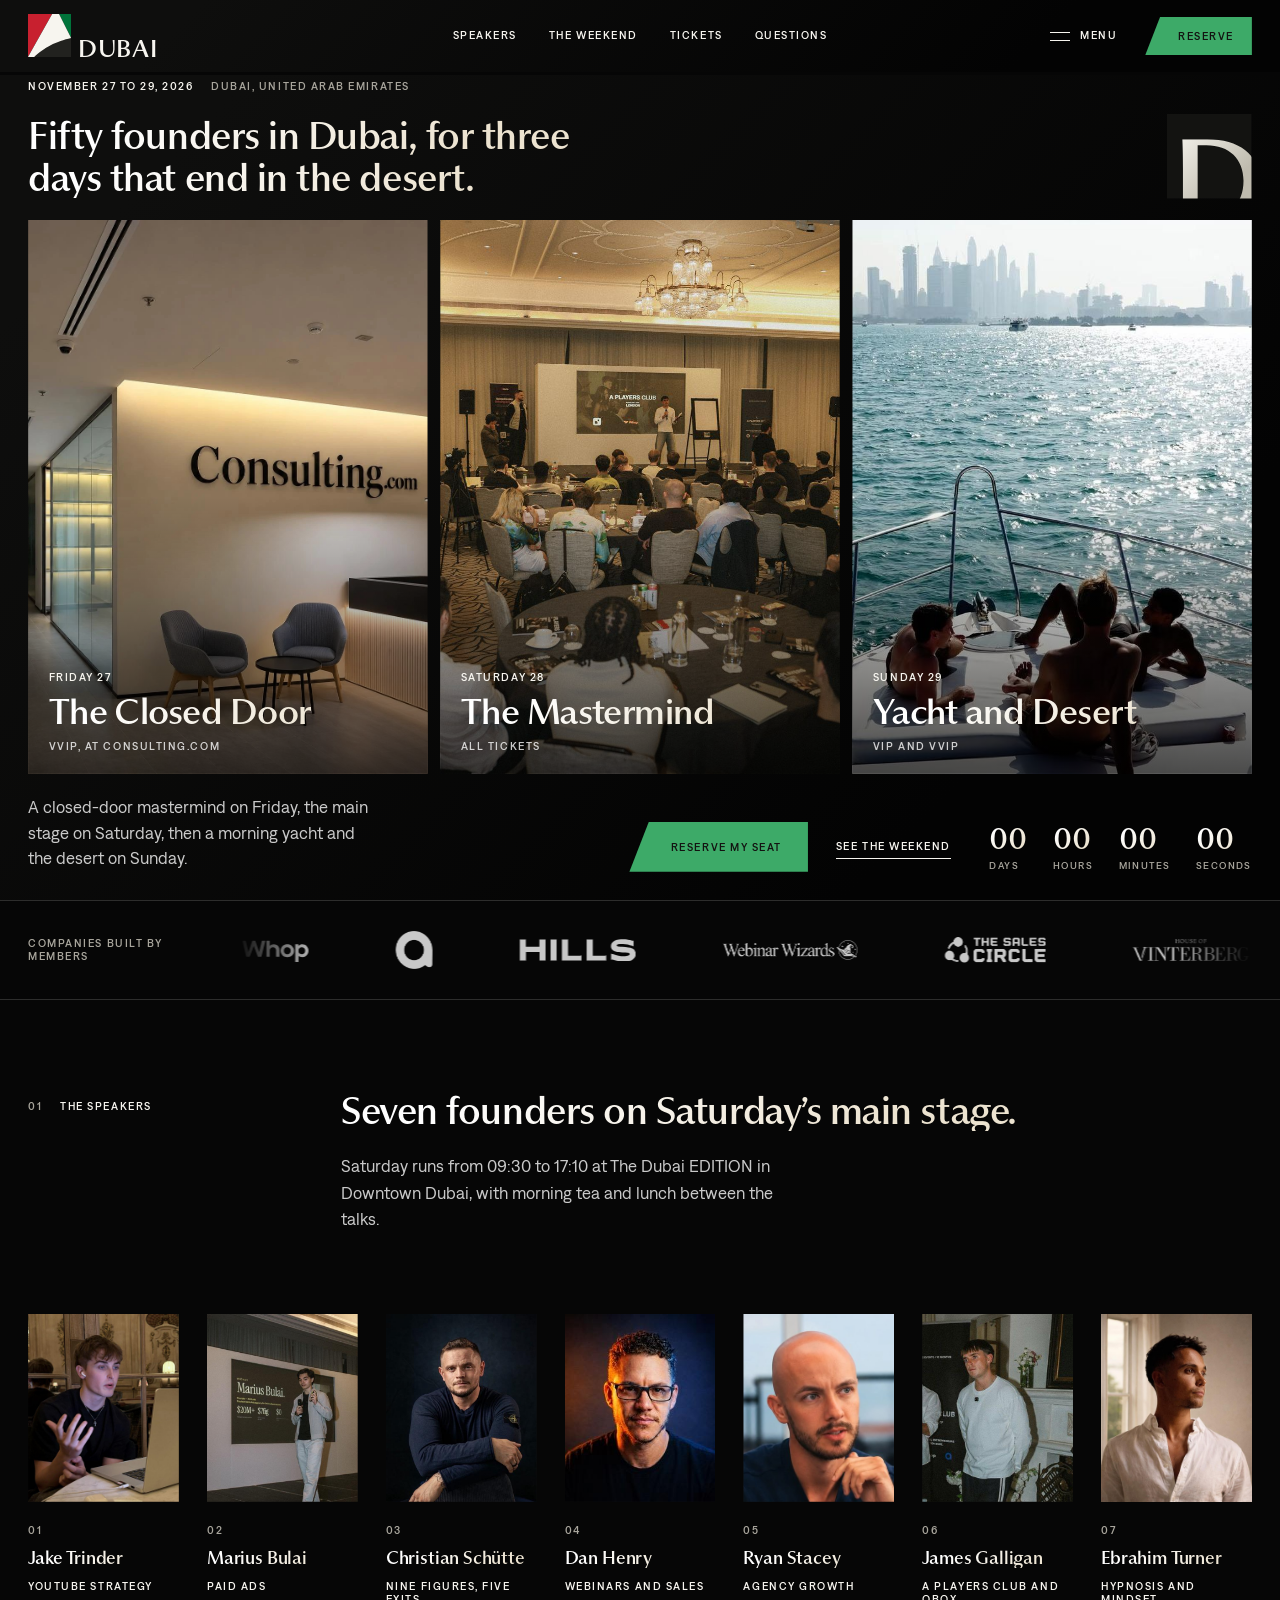
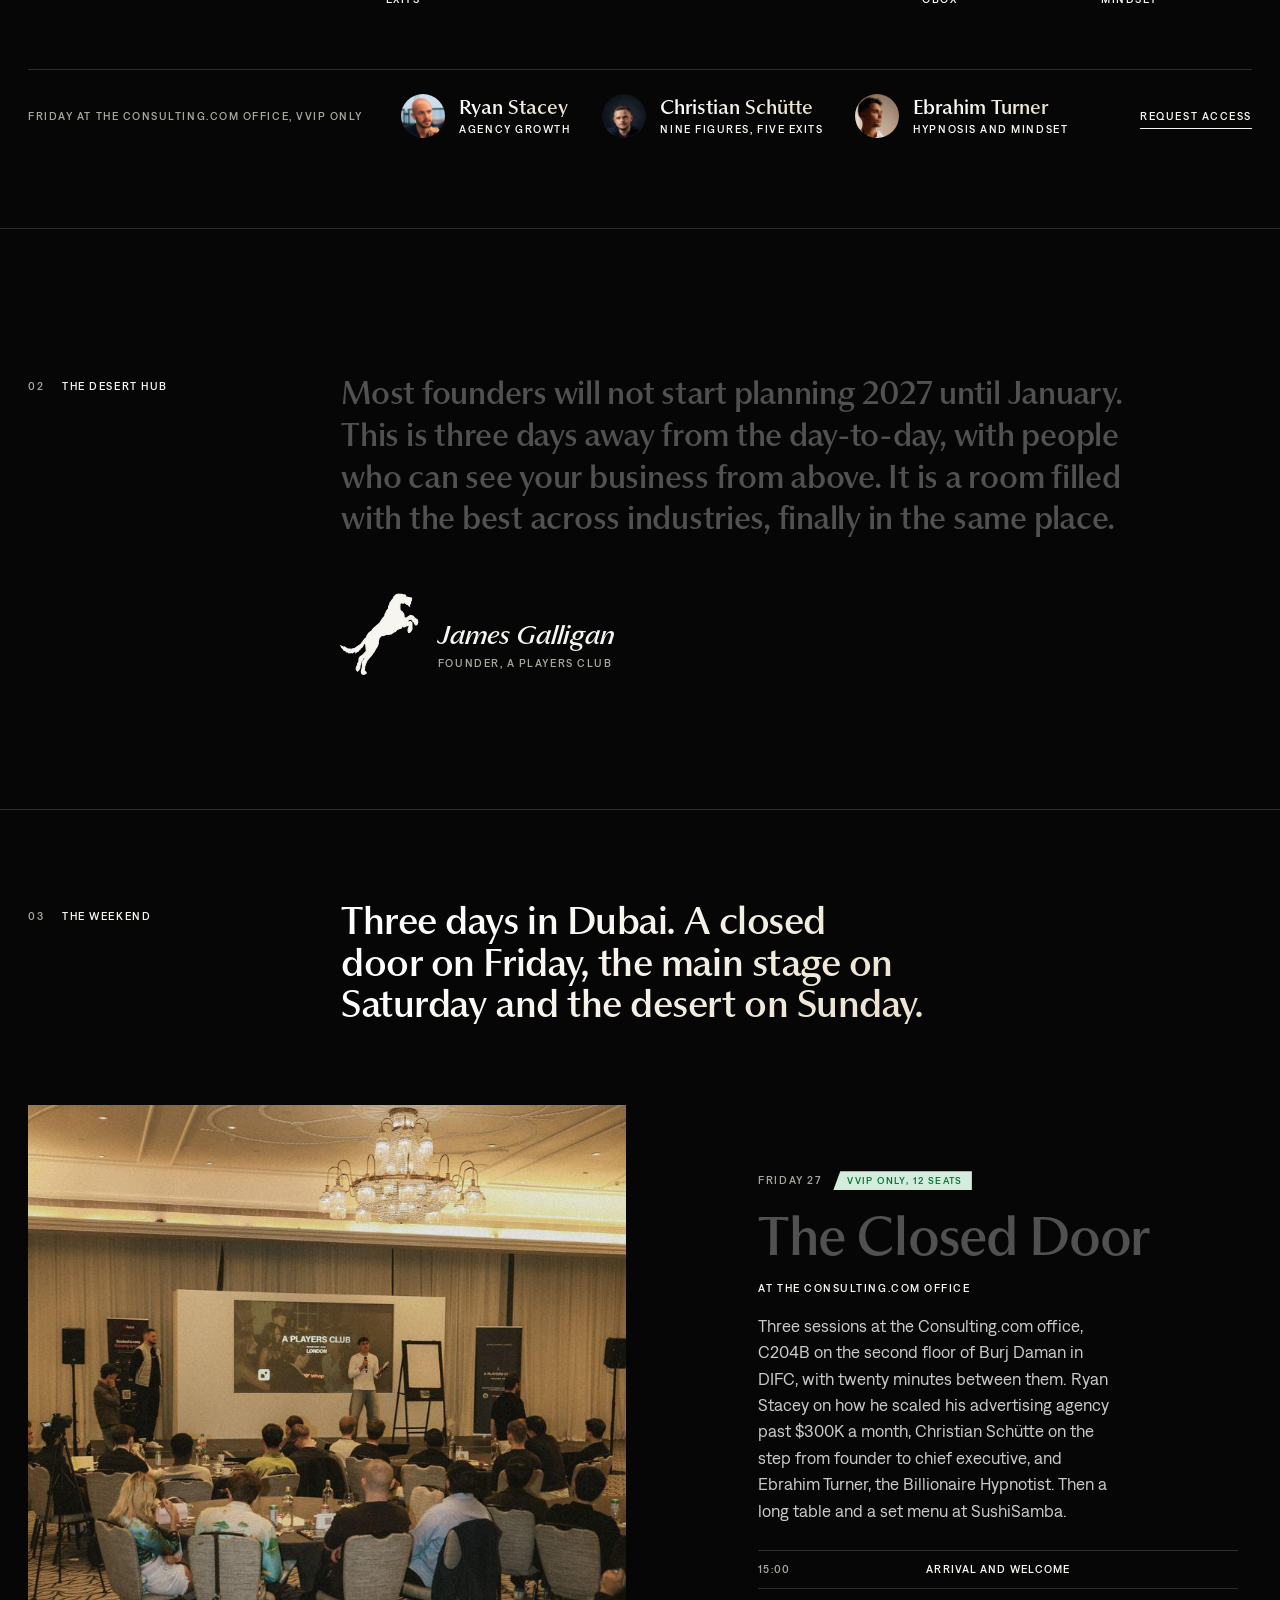
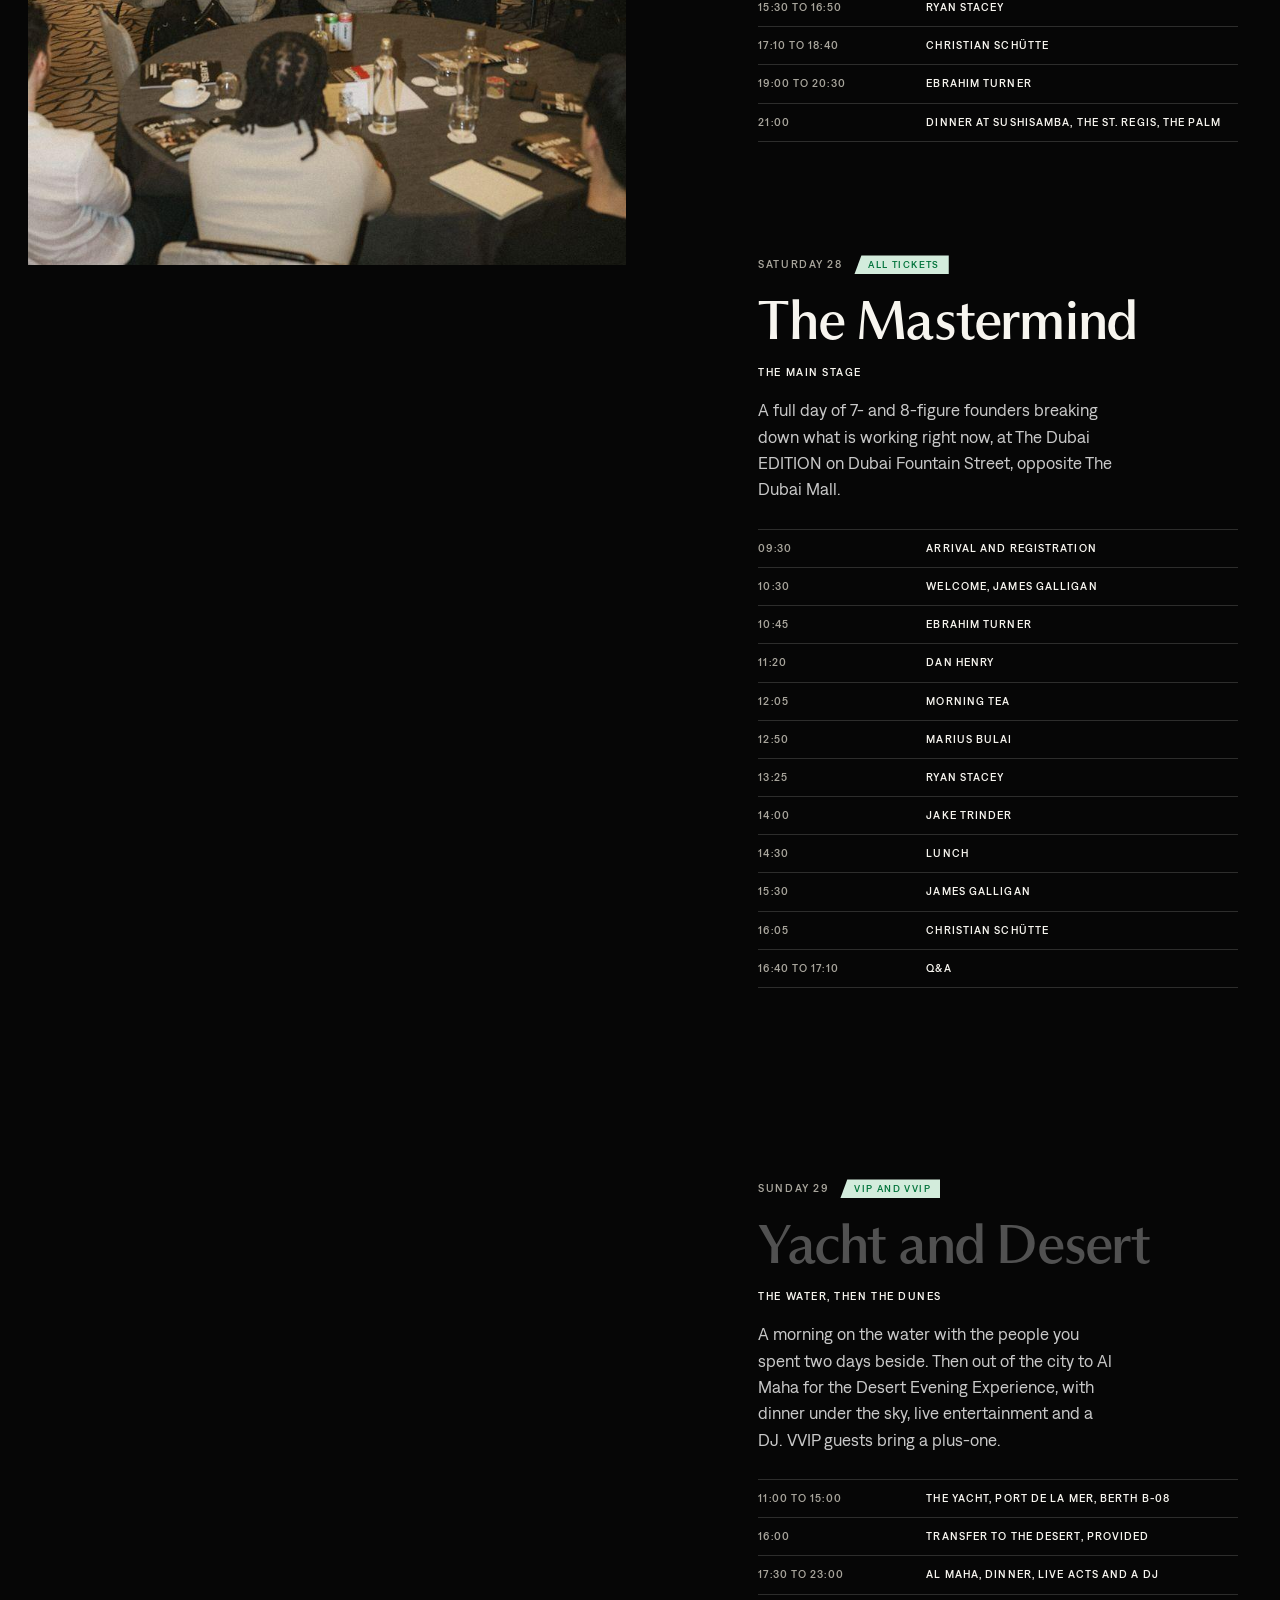
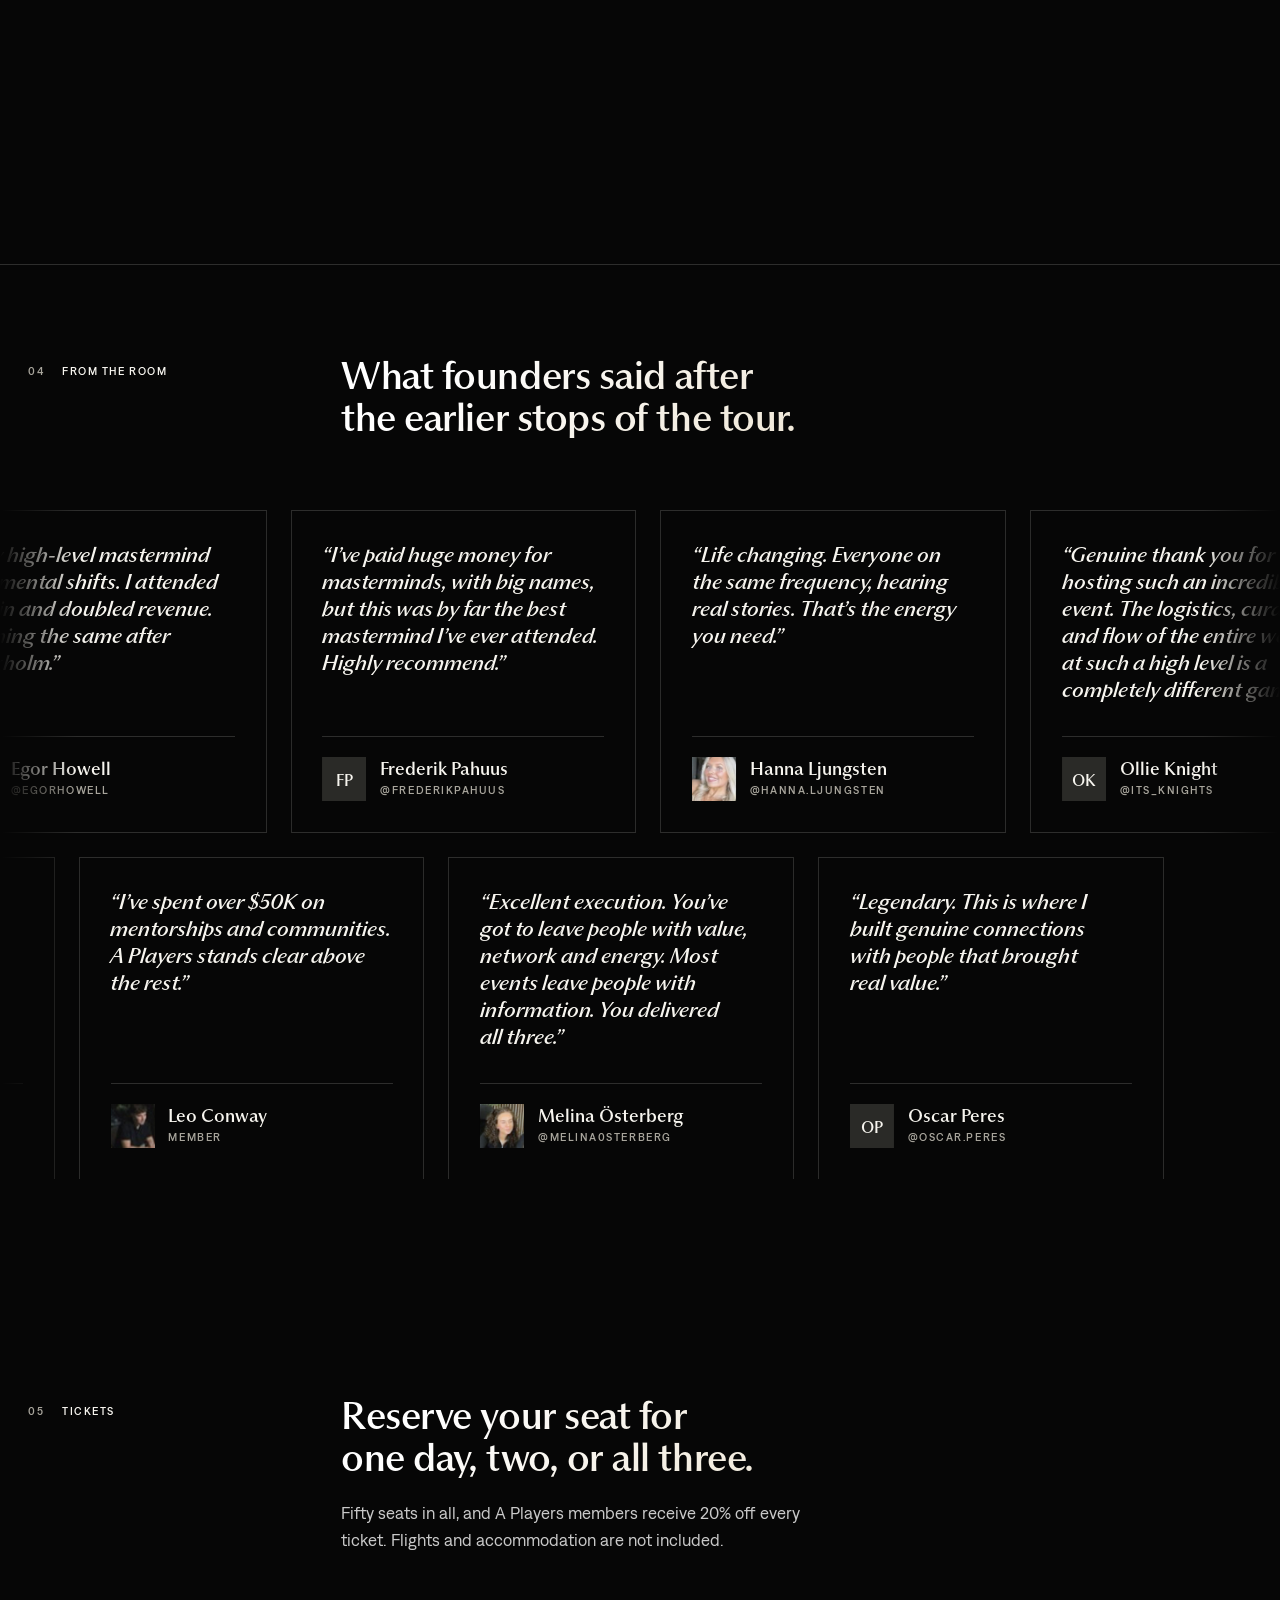
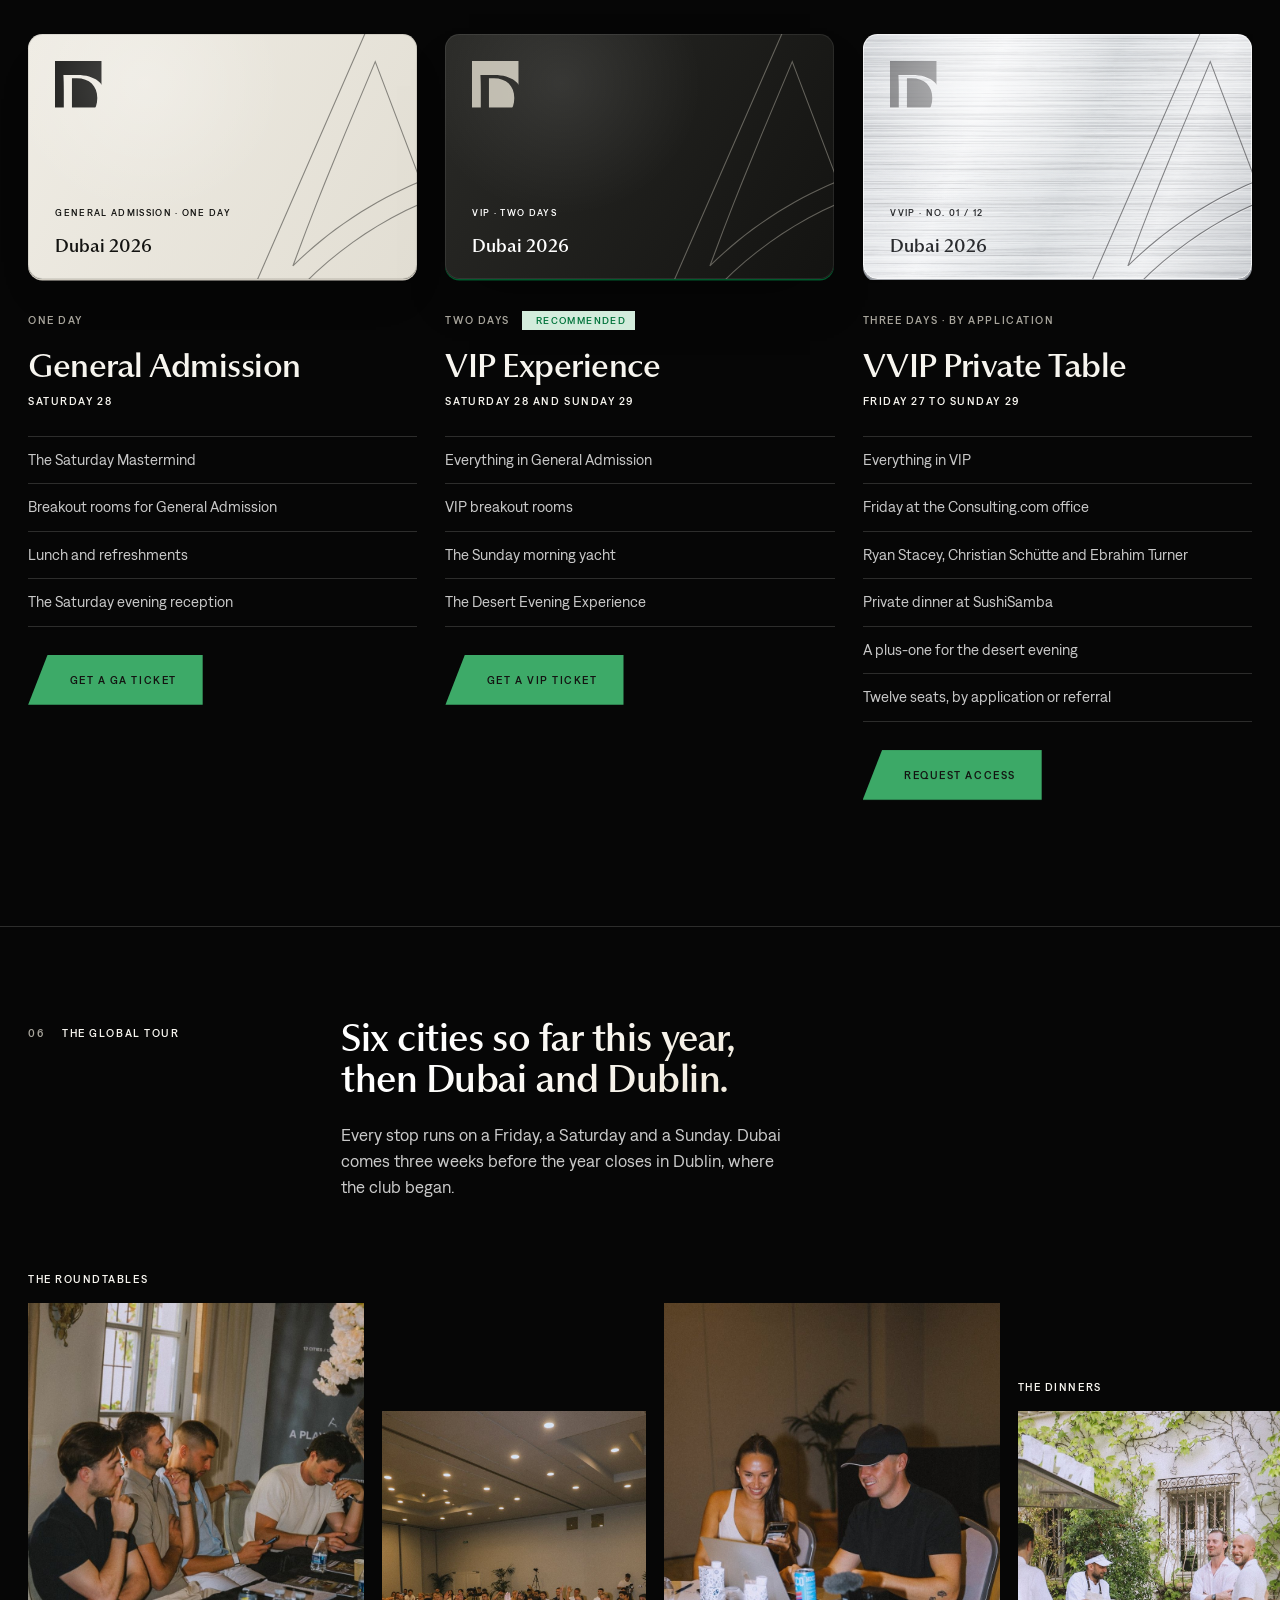
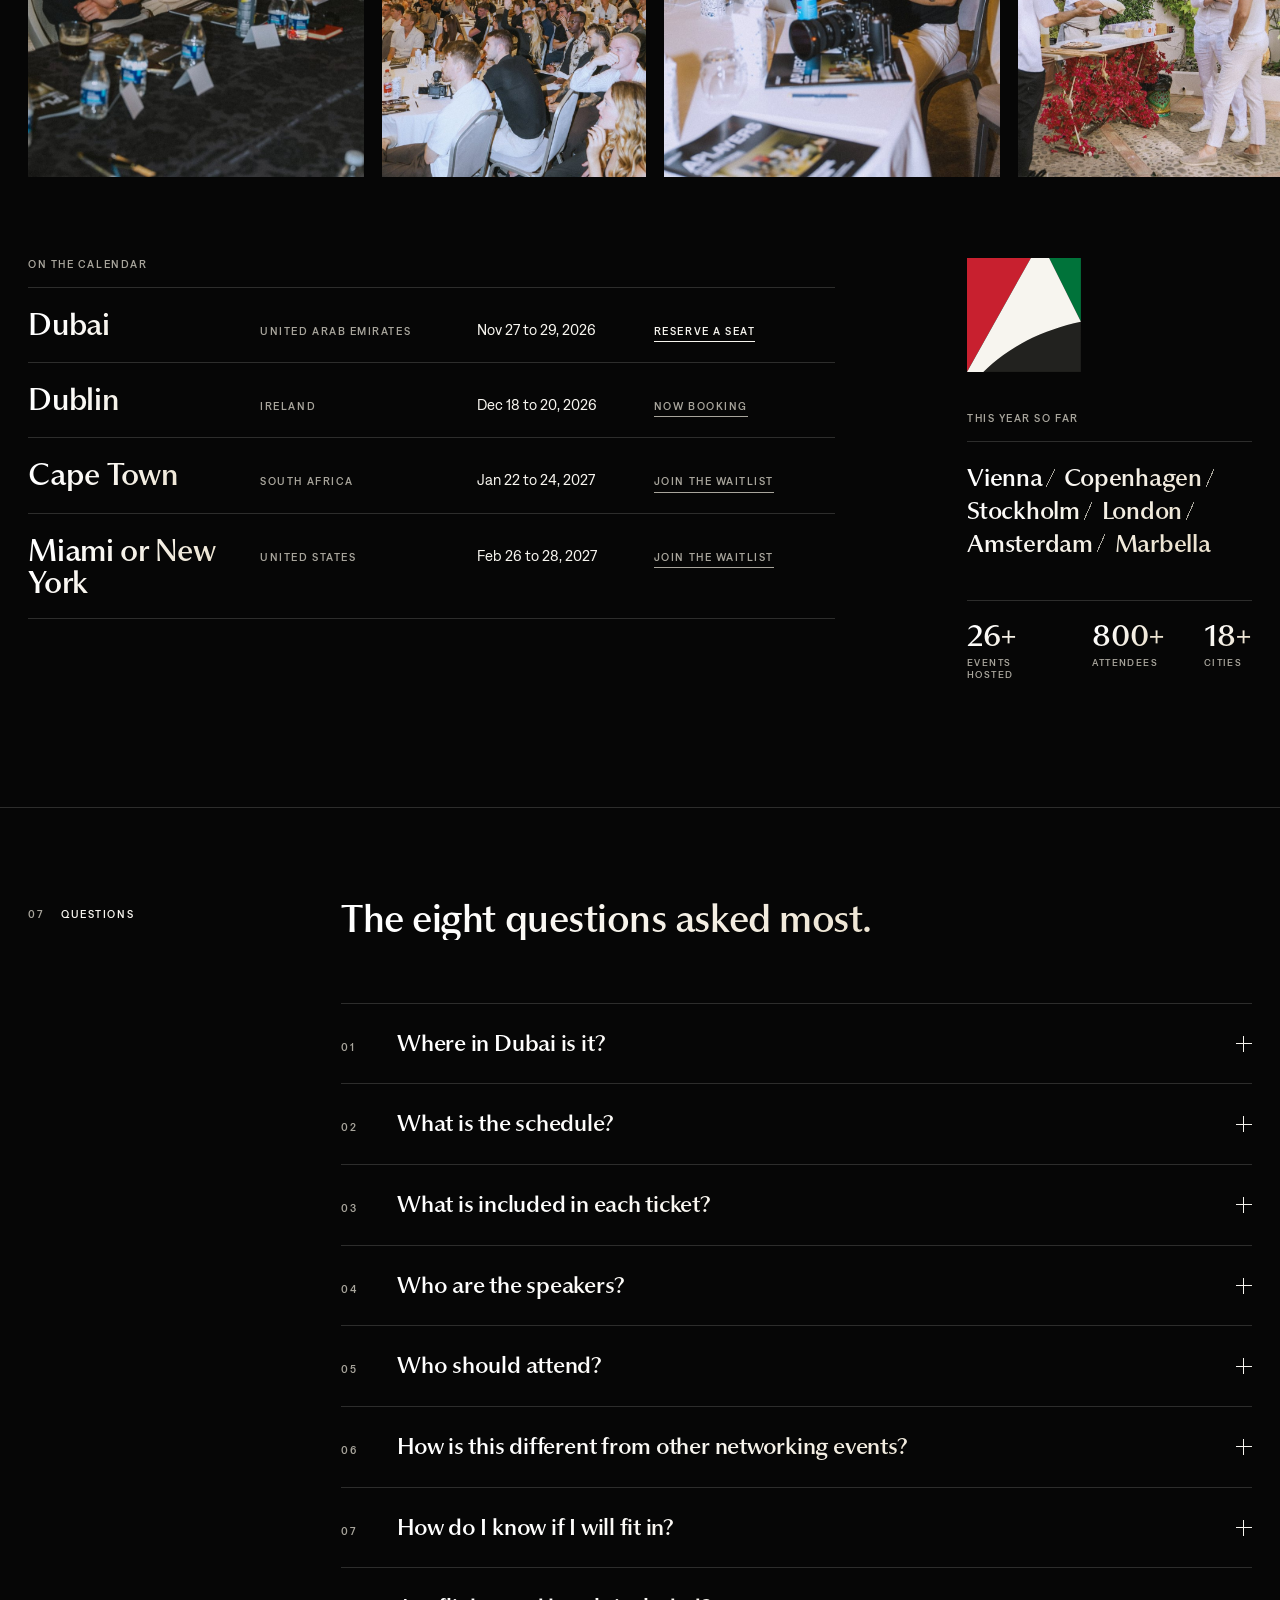
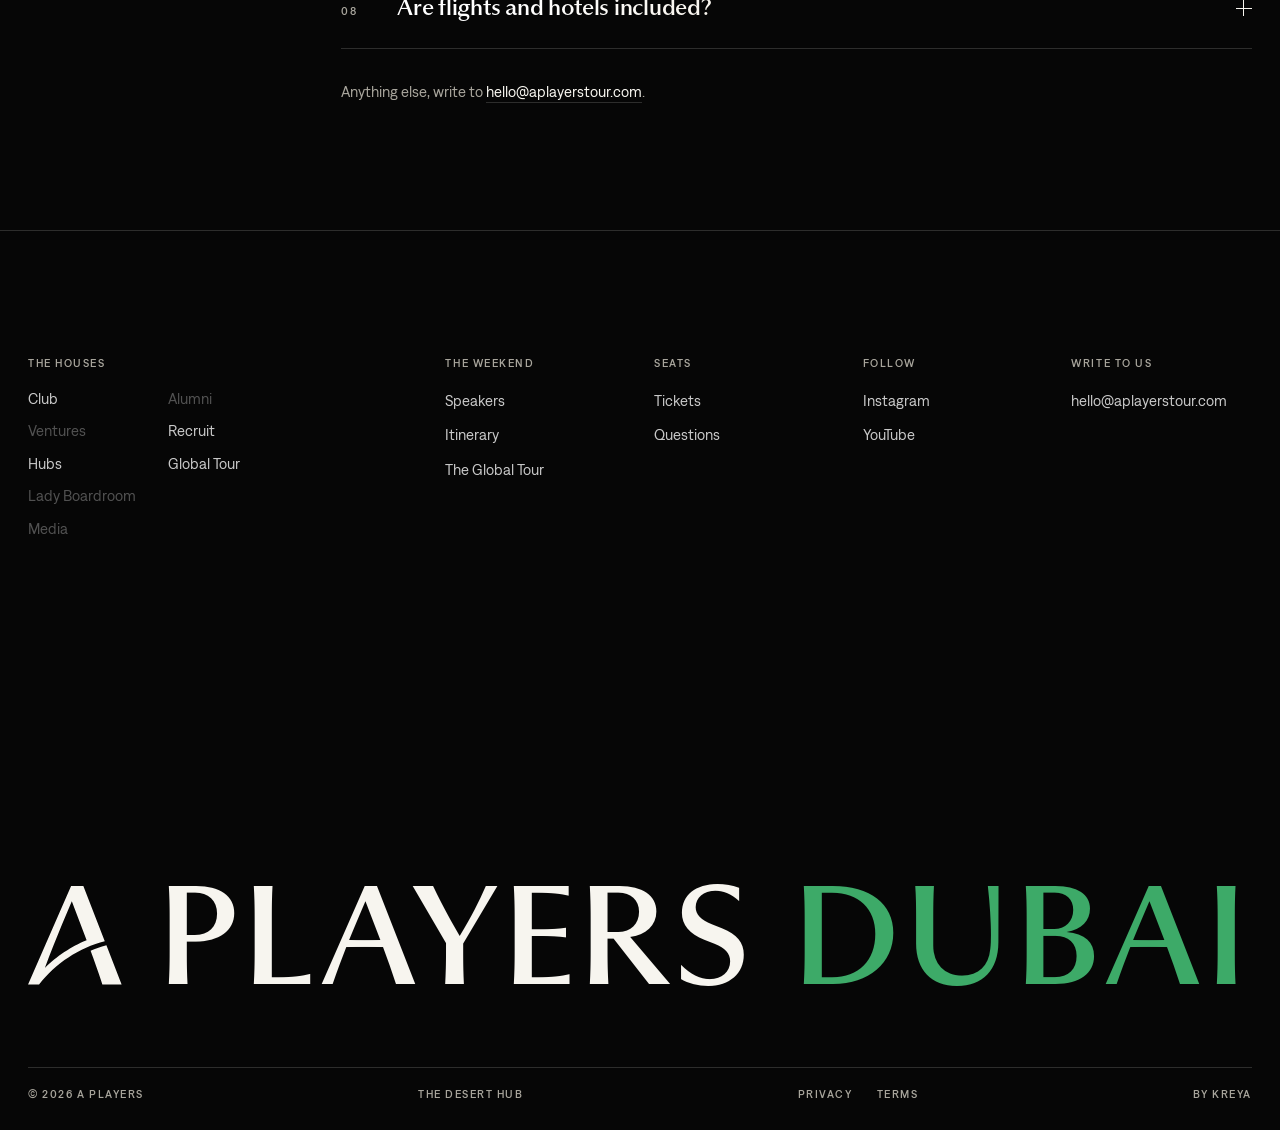
<file: index.html>
<!doctype html>
<html lang="en">
<head>
  <meta charset="utf-8" />
  <meta name="viewport" content="width=device-width, initial-scale=1" />
  <title>A Players Dubai · November 27 to 29, 2026</title>
  <meta name="description" content="A Players Global Tour, Dubai. A VVIP mastermind, a full day on the main stage, and the desert to close. November 27 to 29, 2026." />
  <meta name="facebook-domain-verification" content="1qhzb7lpjxrrle0ifsknmk7eclj7xi" />
  <meta property="og:type" content="website" />
  <meta property="og:site_name" content="A Players Dubai" />
  <meta property="og:title" content="A Players Dubai · November 27 to 29, 2026" />
  <meta property="og:description" content="A Players Global Tour, Dubai. A VVIP mastermind, a full day on the main stage, and the desert to close. November 27 to 29, 2026." />
  <meta name="twitter:card" content="summary" />
  <meta name="theme-color" content="#131311" />
  <link rel="preload" href="/fonts/museum-Regular.otf" as="font" type="font/otf" crossorigin />
  <link rel="preload" href="/fonts/denim-Medium.woff2" as="font" type="font/woff2" crossorigin />
  <link rel="icon" href="/favicon.ico" sizes="any" />
  <link rel="icon" href="/favicon.svg" type="image/svg+xml" />
  <link rel="apple-touch-icon" href="/apple-touch-icon.png" />
  <!-- The live site's tracking, unchanged: the site block every tracking push reads, and Google Tag Manager, which loads
       only on aplayersdubai.com so previews never count as visits. -->
  <script>
  /* Site block. Every tracking push reads event_city and event_id from here. */
  window.APD_SITE = { event_city: "dubai", event_id: "13431c85-f0ba-499b-8bae-2faf53c68a30" };
  window.dataLayer = window.dataLayer || [];
  if (/(^|\.)aplayersdubai\.com$/.test(location.hostname)) {
(function(w,d,s,l,i){w[l]=w[l]||[];w[l].push({'gtm.start':
new Date().getTime(),event:'gtm.js'});var f=d.getElementsByTagName(s)[0],
j=d.createElement(s),dl=l!='dataLayer'?'&l='+l:'';j.async=true;j.src=
'https://www.googletagmanager.com/gtm.js?id='+i+dl;f.parentNode.insertBefore(j,f);
})(window,document,'script','dataLayer','GTM-WL5TT2WF');
  }
  </script>
  <script type="module" crossorigin src="/assets/main-DmgskHRP.js"></script>
  <link rel="stylesheet" crossorigin href="/assets/main-tkUXpzGd.css">
</head>
<body class="is-loading">
  <noscript><iframe src="https://www.googletagmanager.com/ns.html?id=GTM-WL5TT2WF" height="0" width="0" style="display:none;visibility:hidden"></iframe></noscript>

  <header class="nav">
    <a class="nav__logo nav__logo--chapter" href="#top" aria-label="A Players Dubai, back to top" data-chapter></a>
    <nav class="nav__links label" aria-label="Dubai">
      <a href="#speakers">Speakers</a>
      <a href="#weekend">The weekend</a>
      <a href="#tickets">Tickets</a>
      <a href="#faq">Questions</a>
    </nav>
    <div class="nav__right">
      <button class="nav__menu label" type="button" aria-expanded="false" aria-controls="menu">
        <span class="nav__menu-icon" aria-hidden="true"><i></i><i></i></span>
        <span data-menu-label>Menu</span>
      </button>
      <a class="btn" href="#tickets">Reserve</a>
    </div>
  </header>

  <div class="menu" id="menu" aria-hidden="true" inert>
    <nav class="menu__run" aria-label="The houses of A Players"></nav>
    <div class="menu__peek" aria-hidden="true"></div>
    <div class="menu__foot label">
      <p class="menu__note"><span data-menu-status></span><span data-menu-note>The houses of A Players</span></p>
      <a href="https://www.instagram.com/aplayerstour/" target="_blank" rel="noopener">Instagram</a>
    </div>
  </div>

  <main id="top">

    <section class="hero" data-ground="navy">
      <div class="hero__text hero__text--top">
        <p class="label hero__label" data-rise>November 27 to 29, 2026 <span class="hero__where">Dubai, United Arab Emirates</span></p>
        <h1 class="hero__title" data-lines>Fifty founders in Dubai, for three days that end in the desert.</h1>
      </div>
      <div class="hero__stage">
        <div class="reel" data-reel>
          <div class="reel__slides" data-slides role="img" aria-label="Photographs from the tour: the main stage, a roundtable, the yacht, a dinner and the guests">
            <img src="/media/dubai/hero-london-stage.jpg" alt="" />
            <img src="/media/dubai/london-roundtable.jpg" alt="" />
            <img src="/media/dubai/day-sunday-yacht.jpg" alt="" />
            <img src="/media/dubai/room-dinner.jpg" alt="" />
            <img src="/media/dubai/room-guests.jpg" alt="" />
            <img src="/media/dubai/room-handshake.jpg" alt="" />
          </div>
          <span class="label reel__cap" data-slide-cap>The main stage, London</span>
          <button class="reel__toggle" type="button" aria-label="Pause the photographs" data-reel-toggle>
            <svg viewBox="0 0 16 16" class="i-pause" aria-hidden="true"><rect x="3.5" y="2.5" width="3" height="11" rx=".5"/><rect x="9.5" y="2.5" width="3" height="11" rx=".5"/></svg>
            <svg viewBox="0 0 16 16" class="i-play" aria-hidden="true"><path d="M4.5 2.5 13.5 8 4.5 13.5Z" stroke-linejoin="round"/></svg>
          </button>
          <span class="reel__bar" aria-hidden="true"><i data-reel-bar></i></span>
        </div>
        <div class="hero__seal" data-seal="full" role="img" aria-label="The mark of A Players Dubai"></div>
      </div>
      <div class="hero__text hero__text--foot">
        <p class="hero__sub" data-rise>A closed-door mastermind on Friday, the main stage on Saturday, then a morning yacht and the desert on Sunday.</p>
        <div class="hero__actions" data-rise>
          <a class="btn btn--lg" href="#tickets">Reserve my seat</a>
          <a class="link label" href="#weekend">See the weekend</a>
        </div>
        <dl class="figs figs--clock" data-rise data-clock aria-label="Time until the doors open">
          <div><dt class="label">Days</dt><dd data-clock-d>00</dd></div>
          <div><dt class="label">Hours</dt><dd data-clock-h>00</dd></div>
          <div><dt class="label">Minutes</dt><dd data-clock-m>00</dd></div>
          <div><dt class="label">Seconds</dt><dd data-clock-s>00</dd></div>
        </dl>
      </div>
    </section>

    <section class="logos" data-ground="navy" aria-labelledby="logos-label">
      <p class="label logos__label" id="logos-label">Companies built by members</p>
      <div class="logos__run" data-logos><ul class="logos__track"></ul></div>
    </section>

    <section class="board" id="speakers" data-ground="navy" aria-labelledby="board-title">
      <header class="board__head">
        <p class="label sec-label"><span>01</span>The speakers</p>
        <div>
          <h2 class="sec-title" id="board-title">Seven founders on Saturday&rsquo;s main stage.</h2>
          <p class="board__lede">Saturday runs from 09:30 to 17:10 at The Dubai EDITION in Downtown Dubai, with morning tea and lunch between the talks.</p>
        </div>
      </header>
      <ol class="board__list board__list--six board__list--seven">
        <li class="adv"><div class="adv__photo"><img src="/media/dubai/jake.jpg" alt="Jake Trinder" loading="lazy" /></div><p class="label adv__no">01</p><h3 class="adv__name">Jake Trinder</h3><p class="label adv__role">YouTube strategy</p></li>
        <li class="adv"><div class="adv__photo"><img src="/media/dubai/marius.jpg" alt="Marius Bulai on stage" loading="lazy" /></div><p class="label adv__no">02</p><h3 class="adv__name">Marius Bulai</h3><p class="label adv__role">Paid ads</p></li>
        <li class="adv"><div class="adv__photo"><img src="/media/dubai/christian.jpg" alt="Christian Schütte" loading="lazy" /></div><p class="label adv__no">03</p><h3 class="adv__name">Christian Schütte</h3><p class="label adv__role">Nine figures, five exits</p></li>
        <li class="adv"><div class="adv__photo"><img src="/media/dubai/henry.jpg" alt="Dan Henry" loading="lazy" /></div><p class="label adv__no">04</p><h3 class="adv__name">Dan Henry</h3><p class="label adv__role">Webinars and sales</p></li>
        <li class="adv"><div class="adv__photo"><img src="/media/dubai/ryan-stacey.jpg" alt="Ryan Stacey" loading="lazy" /></div><p class="label adv__no">05</p><h3 class="adv__name">Ryan Stacey</h3><p class="label adv__role">Agency growth</p></li>
        <li class="adv"><div class="adv__photo"><img src="/media/dubai/james.jpg" alt="James Galligan" loading="lazy" /></div><p class="label adv__no">06</p><h3 class="adv__name">James Galligan</h3><p class="label adv__role">A Players Club and OBOX</p></li>
        <li class="adv"><div class="adv__photo"><img src="/media/dubai/ebrahim.jpg" alt="Ebrahim Turner" loading="lazy" /></div><p class="label adv__no">07</p><h3 class="adv__name">Ebrahim Turner</h3><p class="label adv__role">Hypnosis and mindset</p></li>
      </ol>
      <div class="hosts">
        <p class="label hosts__label">Friday at the Consulting.com office, VVIP only</p>
        <ul class="hosts__list">
          <li><img src="/media/dubai/ryan-stacey.jpg" alt="" /><span><span class="hosts__name">Ryan Stacey</span><span class="label">Agency growth</span></span></li>
          <li><img src="/media/dubai/christian-sq.jpg" alt="" /><span><span class="hosts__name">Christian Schütte</span><span class="label">Nine figures, five exits</span></span></li>
          <li><img src="/media/dubai/ebrahim-sq.jpg" alt="" /><span><span class="hosts__name">Ebrahim Turner</span><span class="label">Hypnosis and mindset</span></span></li>
        </ul>
        <a class="link label" href="#tickets">Request access</a>
      </div>
    </section>

    <section class="note" id="story" data-ground="navy" aria-labelledby="note-label">
      <p class="label note__label" id="note-label"><span>02</span>The Desert Hub</p>
      <div class="note__body">
        <p class="note__text" data-words>Most founders will not start planning 2027 until January. This is three days away from the day-to-day, with people who can see your business from above. It is a room filled with the best across industries, finally in the same place.</p>
        <div class="note__sign">
          <span class="note__hound" data-hound aria-hidden="true"></span>
          <p><span class="note__name">James Galligan</span><span class="label note__role">Founder, A Players Club</span></p>
        </div>
      </div>
    </section>

    <section class="layers" id="weekend" data-ground="white" aria-labelledby="layers-title">
      <header class="layers__head">
        <p class="label sec-label"><span>03</span>The weekend</p>
        <h2 class="sec-title" id="layers-title">Three days in Dubai. A closed door on Friday, the main stage on Saturday and the desert on Sunday.</h2>
      </header>
      <div class="layers__grid">
        <div class="layers__frame" data-layers-frame aria-hidden="true"></div>
        <ol class="layers__list">
          <li class="layer" data-layer>
            <img class="layer__img" src="/media/dubai/friday-consulting.jpg" alt="The reception of the Consulting.com office, with two armchairs under the lit sign" loading="lazy" />
            <p class="label layer__no">Friday 27 <span class="tag">VVIP only, 12 seats</span></p>
            <h3 class="layer__term">The Closed Door</h3>
            <p class="label layer__sub">At the Consulting.com office</p>
            <p class="layer__text">Three sessions at the Consulting.com office, C204B on the second floor of Burj Daman in DIFC, with twenty minutes between them. Ryan Stacey on how he scaled his advertising agency past $300K a month, Christian Schütte on the step from founder to chief executive, and Ebrahim Turner, the Billionaire Hypnotist. Then a long table and a set menu at SushiSamba.</p>
            <ul class="layer__runs label"><li><b>15:00</b>Arrival and welcome</li><li><b>15:30 to 16:50</b>Ryan Stacey</li><li><b>17:10 to 18:40</b>Christian Schütte</li><li><b>19:00 to 20:30</b>Ebrahim Turner</li><li><b>21:00</b>Dinner at SushiSamba, The St. Regis, The Palm</li></ul>
          </li>
          <li class="layer" data-layer>
            <img class="layer__img" src="/media/dubai/day-saturday.jpg" alt="Founders at round tables facing the stage" loading="lazy" />
            <p class="label layer__no">Saturday 28 <span class="tag">All tickets</span></p>
            <h3 class="layer__term">The Mastermind</h3>
            <p class="label layer__sub">The main stage</p>
            <p class="layer__text">A full day of 7- and 8-figure founders breaking down what is working right now, at The Dubai EDITION on Dubai Fountain Street, opposite The Dubai Mall.</p>
            <ul class="layer__runs label"><li><b>09:30</b>Arrival and registration</li><li><b>10:30</b>Welcome, James Galligan</li><li><b>10:45</b>Ebrahim Turner</li><li><b>11:20</b>Dan Henry</li><li><b>12:05</b>Morning tea</li><li><b>12:50</b>Marius Bulai</li><li><b>13:25</b>Ryan Stacey</li><li><b>14:00</b>Jake Trinder</li><li><b>14:30</b>Lunch</li><li><b>15:30</b>James Galligan</li><li><b>16:05</b>Christian Schütte</li><li><b>16:40 to 17:10</b>Q&amp;A</li></ul>
          </li>
          <li class="layer" data-layer>
            <img class="layer__img" src="/media/dubai/day-sunday-yacht.jpg" alt="Guests on the bow of a yacht off the Dubai skyline" loading="lazy" />
            <p class="label layer__no">Sunday 29 <span class="tag">VIP and VVIP</span></p>
            <h3 class="layer__term">Yacht and Desert</h3>
            <p class="label layer__sub">The water, then the dunes</p>
            <p class="layer__text">A morning on the water with the people you spent two days beside. Then out of the city to Al Maha for the Desert Evening Experience, with dinner under the sky, live entertainment and a DJ. VVIP guests bring a plus-one.</p>
            <ul class="layer__runs label"><li><b>11:00 to 15:00</b>The yacht, Port De La Mer, Berth B-08</li><li><b>16:00</b>Transfer to the desert, provided</li><li><b>17:30 to 23:00</b>Al Maha, dinner, live acts and a DJ</li></ul>
          </li>
        </ol>
      </div>
    </section>

    <section class="wins" id="said" data-ground="navy" aria-labelledby="wins-title">
      <header class="wins__head">
        <p class="label sec-label"><span>04</span>From the room</p>
        <div>
          <h2 class="sec-title" id="wins-title">What founders said after the earlier stops of the tour.</h2>
        </div>
      </header>
      <div class="wins__wall" data-wins></div>
    </section>

    <section class="tickets" id="tickets" data-ground="white" aria-labelledby="tickets-title">
      <header class="board__head">
        <p class="label sec-label"><span>05</span>Tickets</p>
        <div>
          <h2 class="sec-title" id="tickets-title">Reserve your seat for one day, two, or all three.</h2>
          <p class="board__lede">Fifty seats in all, and A Players members receive 20% off every ticket. Flights and accommodation are not included.</p>
        </div>
      </header>
      <ol class="tix">
        <li class="tik tcard">
          <div class="tik__card tik__card--ga" data-tcard="ga" aria-hidden="true"></div>
          <p class="label tik__days">One day</p>
          <h3 class="tik__name">General Admission</h3>
          <p class="label tik__when">Saturday 28</p>
          <ul class="tik__list"><li>The Saturday Mastermind</li><li>Breakout rooms for General Admission</li><li>Lunch and refreshments</li><li>The Saturday evening reception</li></ul>
          <a class="btn btn--lg tik__btn" href="#tickets" data-tier="ga">Get a GA ticket</a>
        </li>
        <li class="tik tik--rec tcard">
          <div class="tik__card tik__card--vip" data-tcard="vip" aria-hidden="true"></div>
          <p class="label tik__days">Two days <span class="tag">Recommended</span></p>
          <h3 class="tik__name">VIP Experience</h3>
          <p class="label tik__when">Saturday 28 and Sunday 29</p>
          <ul class="tik__list"><li>Everything in General Admission</li><li>VIP breakout rooms</li><li>The Sunday morning yacht</li><li>The Desert Evening Experience</li></ul>
          <a class="btn btn--lg tik__btn" href="#tickets" data-tier="vip">Get a VIP ticket</a>
        </li>
        <li class="tik tik--vvip tcard">
          <div class="tik__card tik__card--vvip" data-tcard="vvip" aria-hidden="true"></div>
          <p class="label tik__days">Three days · By application</p>
          <h3 class="tik__name">VVIP Private Table</h3>
          <p class="label tik__when">Friday 27 to Sunday 29</p>
          <ul class="tik__list"><li>Everything in VIP</li><li>Friday at the Consulting.com office</li><li>Ryan Stacey, Christian Schütte and Ebrahim Turner</li><li>Private dinner at SushiSamba</li><li>A plus-one for the desert evening</li><li>Twelve seats, by application or referral</li></ul>
          <a class="btn btn--lg tik__btn" href="#tickets" data-tier="vvip">Request access</a>
        </li>
      </ol>
    </section>

    <section class="events tour" id="tour" data-ground="navy" aria-labelledby="events-title">
      <header class="events__head">
        <p class="label sec-label"><span>06</span>The Global Tour</p>
        <div>
          <h2 class="sec-title" id="events-title">Six cities so far this year, then Dubai and Dublin.</h2>
          <p class="events__lede">Every stop runs on a Friday, a Saturday and a Sunday. Dubai comes three weeks before the year closes in Dublin, where the club began.</p>
        </div>
      </header>

      <div class="strip" data-strip>
        <div class="strip__track" data-strip-track>
          <figure data-group="afternoon" class="strip__fig"><figcaption class="label">The roundtables</figcaption><div class="strip__frame"><img src="/media/events/roundtable-day.jpg" alt="Founders around a table during an afternoon roundtable" loading="lazy" /></div></figure>
          <figure data-group="afternoon" class="strip__fig strip__fig--low"><div class="strip__frame"><img src="/media/events/conference.jpg" alt="A full room listening to a session" loading="lazy" /></div></figure>
          <figure data-group="afternoon" class="strip__fig"><div class="strip__frame"><img src="/media/events/workshop.jpg" alt="A founder filming a session at a table set with notes" loading="lazy" /></div></figure>
          <figure data-group="evening" class="strip__fig strip__fig--low"><figcaption class="label">The dinners</figcaption><div class="strip__frame"><img src="/media/events/chef.jpg" alt="A chef preparing dinner in a villa garden" loading="lazy" /></div></figure>
          <figure data-group="evening" class="strip__fig"><div class="strip__frame"><img src="/media/events/courtyard.jpg" alt="Guests in white raising glasses in a courtyard" loading="lazy" /></div></figure>
          <figure data-group="evening" class="strip__fig strip__fig--low"><div class="strip__frame"><img src="/media/events/four-friends.jpg" alt="Four guests standing together at sunset" loading="lazy" /></div></figure>
          <figure data-group="night" class="strip__fig"><figcaption class="label">The nights</figcaption><div class="strip__frame"><img src="/media/events/white-party.jpg" alt="Guests dressed in white under the trees at night" loading="lazy" /></div></figure>
          <figure data-group="night" class="strip__fig strip__fig--low"><div class="strip__frame"><img src="/media/events/night-party.jpg" alt="Guests celebrating late at night" loading="lazy" /></div></figure>
        </div>
      </div>

      <div class="events__grid">
        <div class="events__next">
          <p class="label events__sub">On the calendar</p>
          <ol class="dates">
            <li class="date date--here"><span class="date__city">Dubai</span><span class="label date__country">United Arab Emirates</span><span class="date__when">Nov 27 to 29, 2026</span><a class="label date__link" href="#tickets">Reserve a seat</a></li>
            <li class="date"><span class="date__city">Dublin</span><span class="label date__country">Ireland</span><span class="date__when">Dec 18 to 20, 2026</span><a class="label date__link date__link--quiet" href="https://aplayersdublin.com" target="_blank" rel="noopener">Now booking</a></li>
            <li class="date"><span class="date__city">Cape Town</span><span class="label date__country">South Africa</span><span class="date__when">Jan 22 to 24, 2027</span><a class="label date__link date__link--quiet" href="https://aplayerswaitlist.com" target="_blank" rel="noopener">Join the waitlist</a></li>
            <li class="date"><span class="date__city">Miami or New York</span><span class="label date__country">United States</span><span class="date__when">Feb 26 to 28, 2027</span><a class="label date__link date__link--quiet" href="https://aplayerswaitlist.com" target="_blank" rel="noopener">Join the waitlist</a></li>
          </ol>
        </div>
        <div class="events__past">
          <div class="tour__seal" data-seal="full" role="img" aria-label="The mark of A Players Dubai"></div>
          <p class="label events__sub">This year so far</p>
          <p class="past" data-past>Vienna, Copenhagen, Stockholm, London, Amsterdam, Marbella</p>
          <dl class="figs">
            <div><dt class="label">Events hosted</dt><dd>26+</dd></div>
            <div><dt class="label">Attendees</dt><dd>800+</dd></div>
            <div><dt class="label">Cities</dt><dd>18+</dd></div>
          </dl>
        </div>
      </div>
    </section>

    <section class="faq" id="faq" data-ground="navy" aria-labelledby="faq-title">
      <header class="faq__head">
        <p class="label sec-label"><span>07</span>Questions</p>
        <h2 class="sec-title" id="faq-title">The eight questions asked most.</h2>
      </header>
      <ol class="faq__list" data-faq>
        <li class="qa"><h3><button class="qa__q" type="button" aria-expanded="false"><span class="label qa__no">01</span><span class="qa__text">Where in Dubai is it?</span><i class="qa__icon" aria-hidden="true"></i></button></h3>
          <div class="qa__a" hidden><div><p>Friday is at the Consulting.com office, C204B on the second floor of Burj Daman in DIFC, with dinner at SushiSamba on Level 51 of The St. Regis on the Palm. Saturday is at The Dubai EDITION in Downtown Dubai, opposite The Dubai Mall. On Sunday the yacht leaves from Port De La Mer, and the desert evening is at Al Maha.</p></div></div></li>
        <li class="qa"><h3><button class="qa__q" type="button" aria-expanded="false"><span class="label qa__no">02</span><span class="qa__text">What is the schedule?</span><i class="qa__icon" aria-hidden="true"></i></button></h3>
          <div class="qa__a" hidden><div><p>Friday is VVIP only, at the Consulting.com office: arrival from 15:00, then Ryan Stacey from 15:30, Christian Schütte from 17:10 and Ebrahim Turner from 19:00, with twenty minutes between sessions, and dinner at SushiSamba at 21:00. Saturday runs from 09:30 to 17:10 at The Dubai EDITION: seven talks, morning tea, lunch and a closing Q&amp;A. On Sunday, VIP and VVIP guests take the yacht from 11:00 to 15:00, then a transfer to Al Maha for the Desert Evening Experience from 17:30 to 23:00, with dinner, live entertainment and a DJ. VVIPs bring a plus-one.</p></div></div></li>
        <li class="qa"><h3><button class="qa__q" type="button" aria-expanded="false"><span class="label qa__no">03</span><span class="qa__text">What is included in each ticket?</span><i class="qa__icon" aria-hidden="true"></i></button></h3>
          <div class="qa__a" hidden><div><p>General Admission covers Saturday. VIP covers Saturday and Sunday. VVIP adds all of Friday, the three sessions at the Consulting.com office and the private dinner at SushiSamba, with a plus-one for the Sunday desert evening. VVIP is twelve seats and needs an application or a referral. A Players members receive 20% off every ticket.</p></div></div></li>
        <li class="qa"><h3><button class="qa__q" type="button" aria-expanded="false"><span class="label qa__no">04</span><span class="qa__text">Who are the speakers?</span><i class="qa__icon" aria-hidden="true"></i></button></h3>
          <div class="qa__a" hidden><div><p>On Saturday, Dan Henry, Jake Trinder, James Galligan, Marius Bulai, Christian Schütte, Ebrahim Turner and Ryan Stacey. On Friday, for VVIP guests, Ryan Stacey, Christian Schütte and Ebrahim Turner.</p></div></div></li>
        <li class="qa"><h3><button class="qa__q" type="button" aria-expanded="false"><span class="label qa__no">05</span><span class="qa__text">Who should attend?</span><i class="qa__icon" aria-hidden="true"></i></button></h3>
          <div class="qa__a" hidden><div><p>Founders serious about the long game who want to be in a room with people ahead of them on the same path. Business owners at every scale, from the first hire to the hundredth.</p></div></div></li>
        <li class="qa"><h3><button class="qa__q" type="button" aria-expanded="false"><span class="label qa__no">06</span><span class="qa__text">How is this different from other networking events?</span><i class="qa__icon" aria-hidden="true"></i></button></h3>
          <div class="qa__a" hidden><div><p>It is small on purpose. Fifty seats and three days with the same people, so the conversations go past introductions.</p></div></div></li>
        <li class="qa"><h3><button class="qa__q" type="button" aria-expanded="false"><span class="label qa__no">07</span><span class="qa__text">How do I know if I will fit in?</span><i class="qa__icon" aria-hidden="true"></i></button></h3>
          <div class="qa__a" hidden><div><p>Everyone in the room is building something. If you are serious about the next stage of your business, you will fit in. If you are not sure, write to us and we will tell you honestly.</p></div></div></li>
        <li class="qa"><h3><button class="qa__q" type="button" aria-expanded="false"><span class="label qa__no">08</span><span class="qa__text">Are flights and hotels included?</span><i class="qa__icon" aria-hidden="true"></i></button></h3>
          <div class="qa__a" hidden><div><p>No. Flights and accommodation are your own. Everything on the itinerary for your ticket is included.</p></div></div></li>
      </ol>
      <p class="faq__more">Anything else, write to <a href="mailto:hello@aplayerstour.com">hello@aplayerstour.com</a>.</p>
    </section>

  </main>

  <footer class="foot" id="footer" data-foot>
    <div class="foot__cta">
      <p class="foot__ask">Fifty seats in Dubai. Be in the room.</p>
      <a class="btn btn--lg" href="#tickets">Reserve my seat</a>
    </div>
    <nav class="foot__cols" aria-label="Footer">
      <div class="foot__brand"><span class="foot__small" data-foot-seal aria-hidden="true"></span></div>
      <div class="foot__housecol">
        <p class="label">The houses</p>
        <ul data-foot-house-list></ul>
      </div>
      <div>
        <p class="label">The weekend</p>
        <ul>
          <li><a href="#speakers">Speakers</a></li>
          <li><a href="#weekend">Itinerary</a></li>
          <li><a href="#tour">The Global Tour</a></li>
        </ul>
      </div>
      <div>
        <p class="label">Seats</p>
        <ul>
          <li><a href="#tickets">Tickets</a></li>
          <li><a href="#faq">Questions</a></li>
        </ul>
      </div>
      <div>
        <p class="label">Follow</p>
        <ul>
          <li><a href="https://www.instagram.com/aplayerstour/" target="_blank" rel="noopener">Instagram</a></li>
          <li><a href="https://www.youtube.com/@Jamesgalligann" target="_blank" rel="noopener">YouTube</a></li>
        </ul>
      </div>
      <div>
        <p class="label">Write to us</p>
        <ul><li><a href="mailto:hello@aplayerstour.com">hello<wbr>@aplayerstour.com</a></li></ul>
      </div>
    </nav>
    <div class="foot__sig" aria-hidden="true">
      <span class="foot__hound" data-foot-hound></span>
      <span class="foot__word" data-foot-lockup></span>
    </div>
    <div class="foot__base label">
      <span>&copy; 2026 A Players</span>
      <span>The Desert Hub</span>
      <span class="foot__legal"><a href="/privacy/">Privacy</a><a href="/terms/">Terms</a></span>
      <a class="foot__by" href="https://kreya.design" target="_blank" rel="noopener">by KREYA</a>
    </div>
  </footer>


  <!-- The ticket form. The ids, names and error slots are the live site's, so public/forms.js (its scripts, unchanged)
       finds them; only the words and the styles are ours. The script fills the tier, the title and the line under it. -->
  <div class="co lc" id="lc" hidden>
    <div class="co-scrim" data-lc-close></div>
    <div class="co-panel" role="dialog" aria-modal="true" aria-labelledby="lc-title" data-lenis-prevent>
      <button class="co-x label" type="button" data-lc-close aria-label="Close">Close</button>
      <p class="label co-eyebrow" id="lc-tier"></p>
      <h2 id="lc-title" class="co-title">Your details</h2>
      <p class="co-sub" id="lc-sub">We&rsquo;ll take you straight to checkout.</p>
      <form class="co-form" id="lc-form" novalidate>
        <div class="co-row">
          <label class="co-field lc-f"><span class="label">First name</span><input name="firstName" autocomplete="given-name" required><em></em></label>
          <label class="co-field lc-f"><span class="label">Last name</span><input name="lastName" autocomplete="family-name" required><em></em></label>
        </div>
        <label class="co-field lc-f"><span class="label">Email</span><input name="email" type="email" inputmode="email" autocomplete="email" autocapitalize="off" spellcheck="false" required><em></em></label>
        <div class="co-field lc-f">
          <span class="label" id="lc-phone-l">Phone</span>
          <div class="co-phone">
            <div class="lc-cc"><b id="lc-cc-show">+353</b><select name="country" id="lc-cc" aria-label="Country code"></select></div>
            <input name="phone" type="tel" inputmode="tel" autocomplete="tel-national" aria-labelledby="lc-phone-l" required>
          </div>
          <em></em>
        </div>
        <div class="lc-vvip" id="lc-vvip" hidden>
          <label class="co-field lc-f"><span class="label">Company</span><input name="company" autocomplete="organization"><em></em></label>
          <label class="co-field lc-f"><span class="label">What are you building (optional)</span><textarea name="what_building" rows="3"></textarea><em></em></label>
          <label class="co-field lc-f"><span class="label">Monthly revenue</span>
            <select name="revenue_range" class="tm-select">
              <option value="">Select a range</option>
              <option>&#8364;0-5k</option>
              <option>&#8364;5-10k</option>
              <option>&#8364;10-25k</option>
              <option>&#8364;25-100k</option>
              <option>&#8364;100-500k</option>
              <option>&#8364;500k+</option>
            </select><em></em></label>
        </div>
        <button class="btn btn--lg co-submit lc-go" id="lc-go" type="submit">Continue to checkout</button>
        <p class="co-done lc-done" id="lc-done" hidden>Thank you. We&rsquo;ll be in touch about your seat shortly.</p>
      </form>
    </div>
  </div>

  <script src="/assets/js/libphonenumber-max-1.11.4.js"></script>
  <script src="/forms.js"></script>

</body>
</html>
</file>
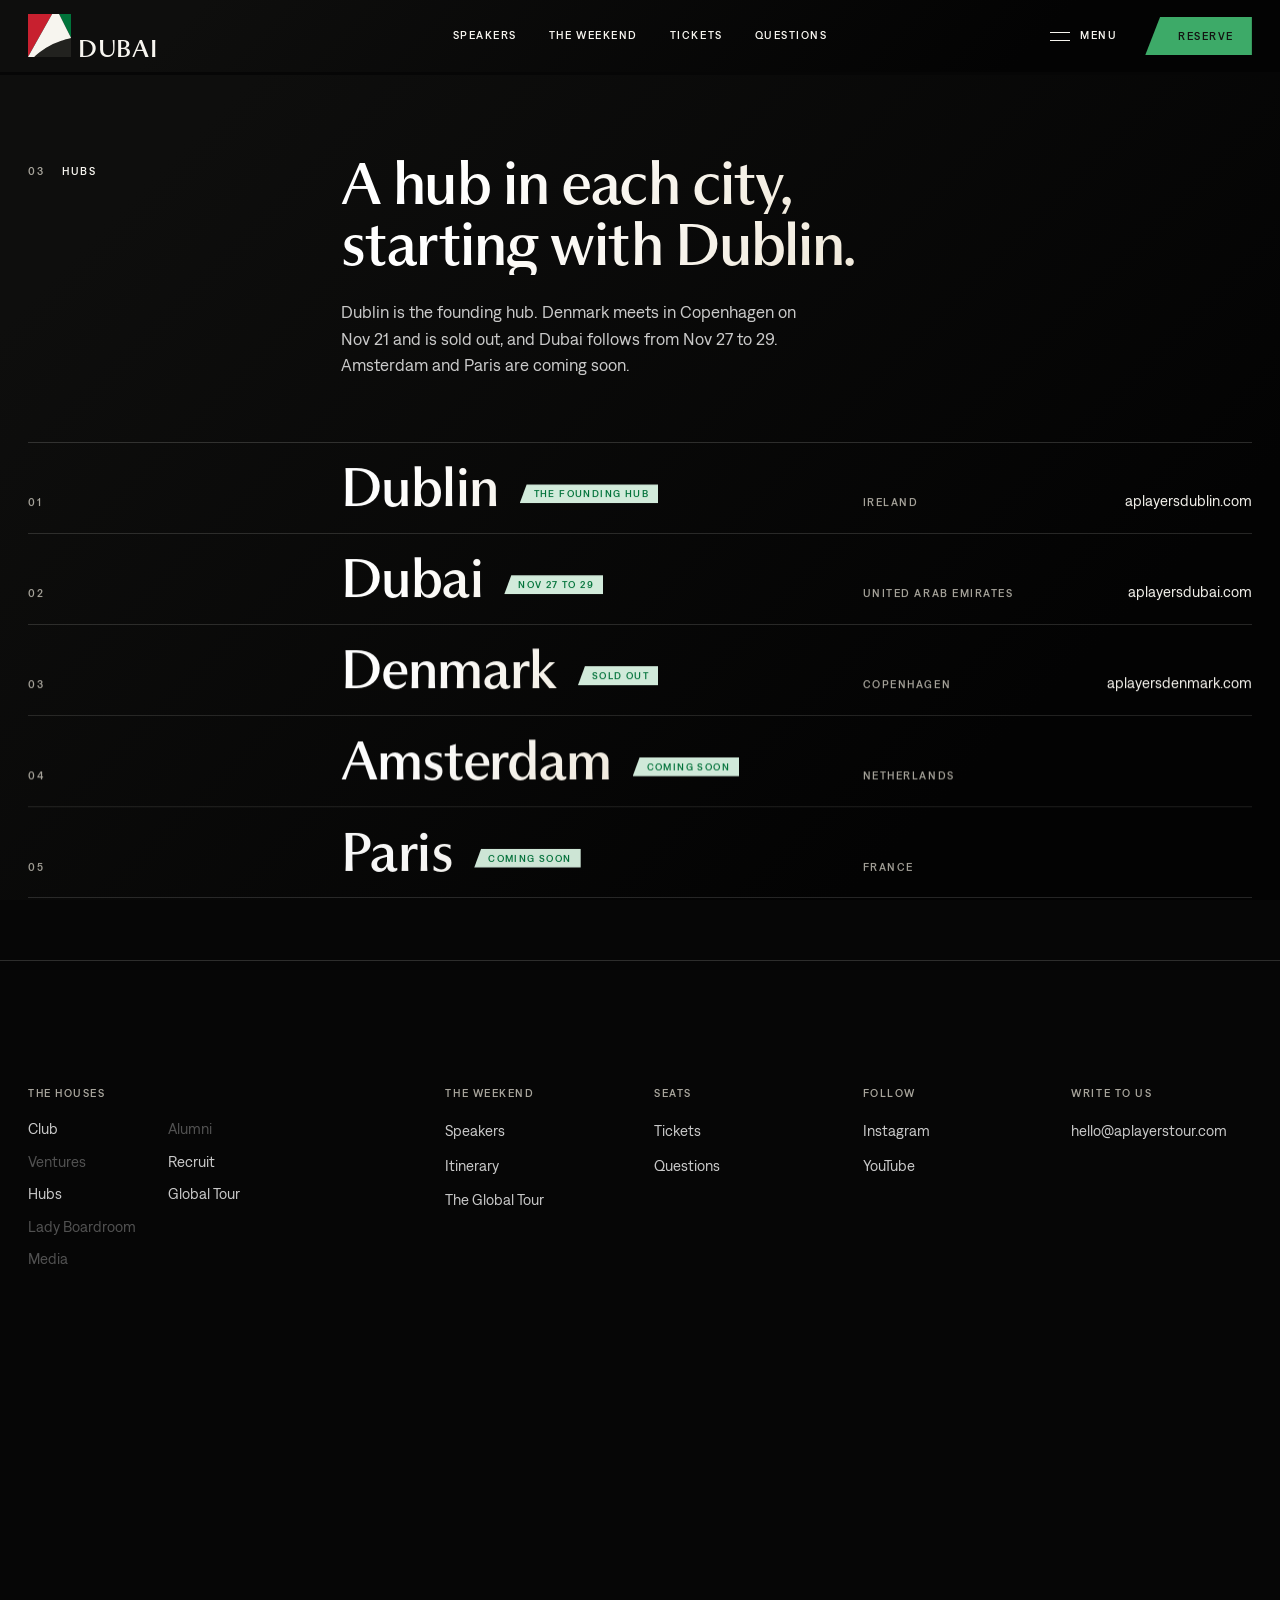
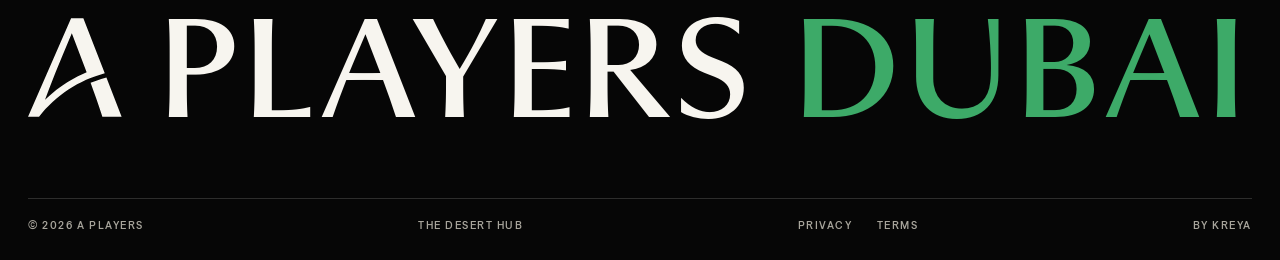
<file: chapters/index.html>
<!doctype html><html lang="en"><head><meta charset="utf-8"><title>Hubs</title><link rel="canonical" href="/hubs/"><meta http-equiv="refresh" content="0; url=/hubs/"><script>location.replace('/hubs/' + location.hash)</script></head><body><a href="/hubs/">The hubs</a></body></html>
</file>
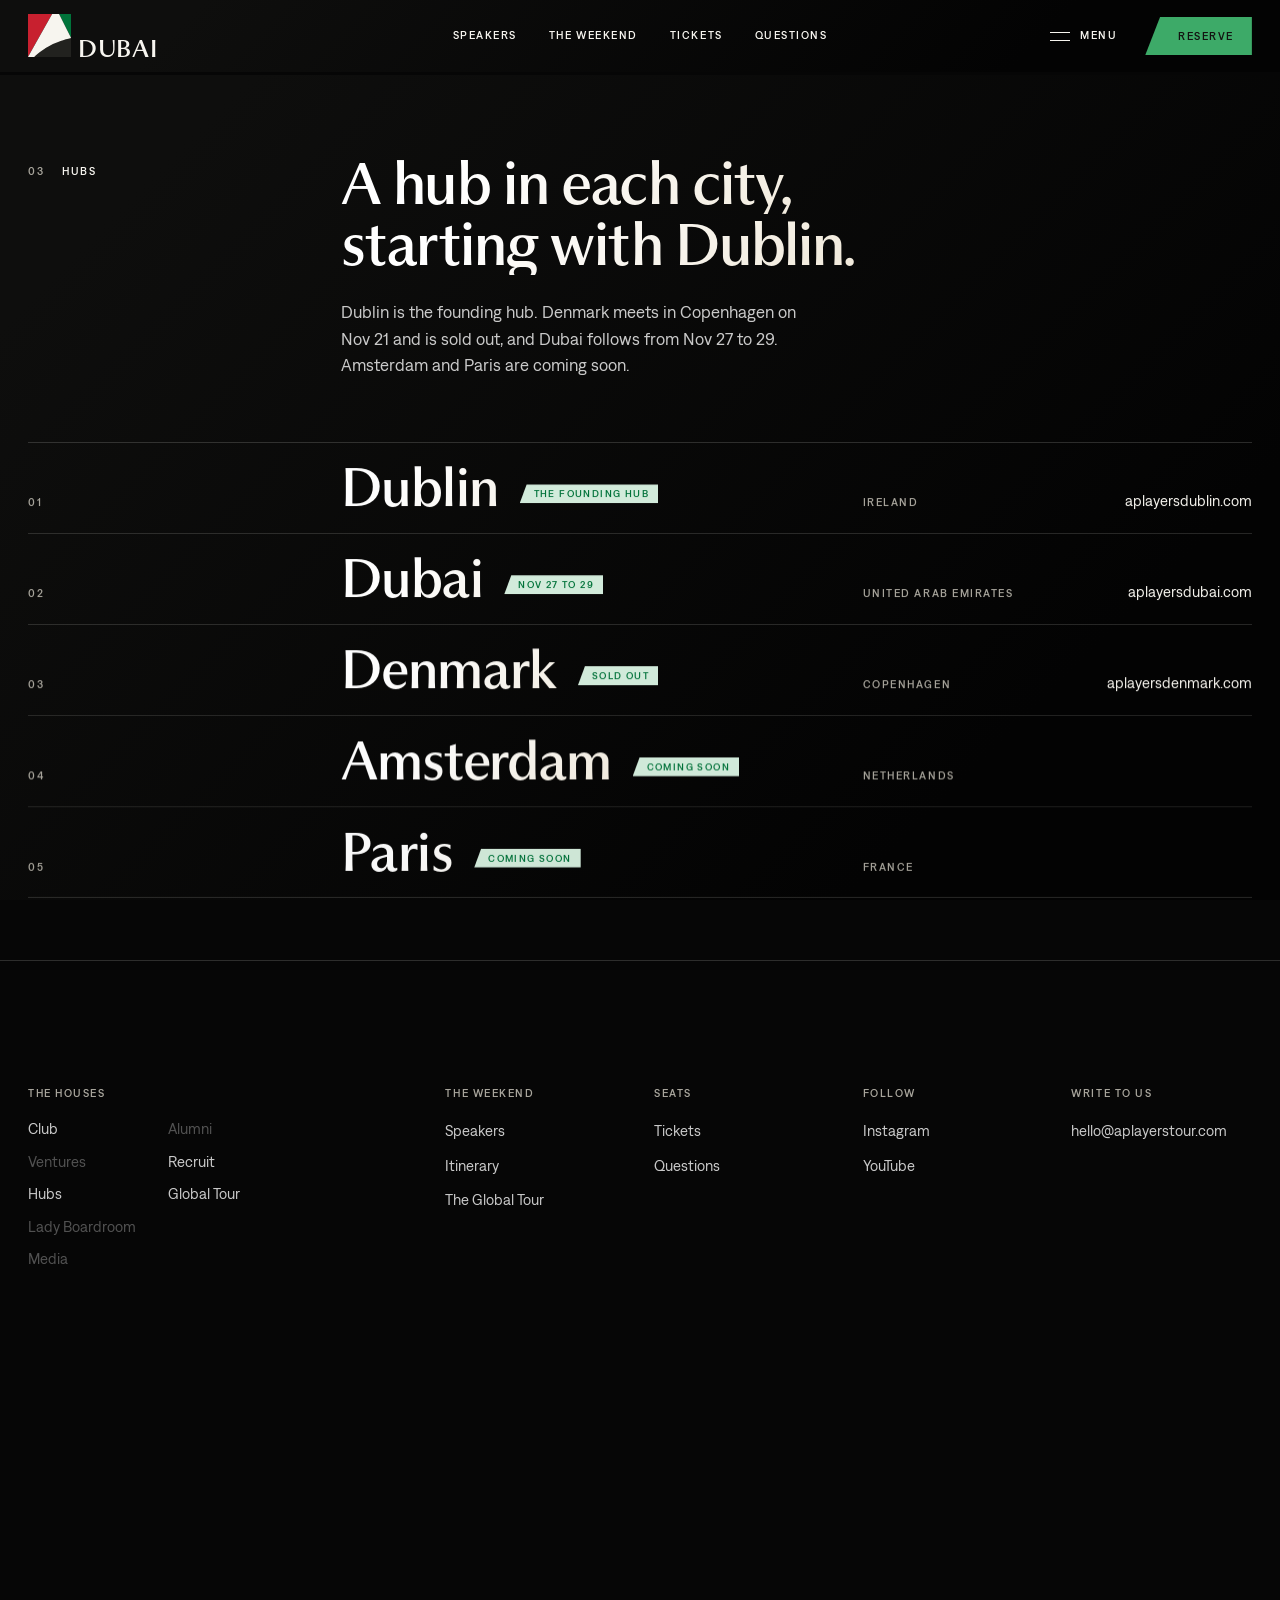
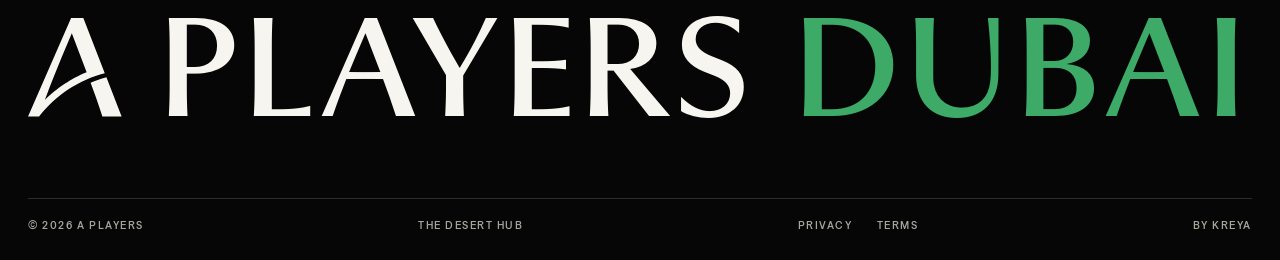
<file: hubs/index.html>
<!doctype html>
<html lang="en">
<head>
  <meta charset="utf-8" />
  <meta name="viewport" content="width=device-width, initial-scale=1" />
  <title>Hubs · A Players Dubai</title>
  <meta name="description" content="The hubs of A Players, one in each city, starting with Dublin. Denmark meets in Copenhagen on Nov 21, Dubai from Nov 27 to 29, and Amsterdam and Paris are coming soon." />
  <meta name="facebook-domain-verification" content="1qhzb7lpjxrrle0ifsknmk7eclj7xi" />
  <meta property="og:type" content="website" />
  <meta property="og:site_name" content="A Players Dubai" />
  <meta property="og:title" content="Hubs · A Players Dubai" />
  <meta property="og:description" content="The hubs of A Players, one in each city, starting with Dublin. Denmark meets in Copenhagen on Nov 21, Dubai from Nov 27 to 29, and Amsterdam and Paris are coming soon." />
  <meta name="twitter:card" content="summary" />
  <meta name="theme-color" content="#131311" />
  <link rel="preload" href="/fonts/museum-Regular.otf" as="font" type="font/otf" crossorigin />
  <link rel="preload" href="/fonts/denim-Medium.woff2" as="font" type="font/woff2" crossorigin />
  <link rel="icon" href="/favicon.ico" sizes="any" />
  <link rel="icon" href="/favicon.svg" type="image/svg+xml" />
  <link rel="apple-touch-icon" href="/apple-touch-icon.png" />
  <!-- The live site's tracking, as on the weekend page: Google Tag Manager loads only on aplayersdubai.com. -->
  <script>
  window.APD_SITE = { event_city: "dubai", event_id: "13431c85-f0ba-499b-8bae-2faf53c68a30" };
  window.dataLayer = window.dataLayer || [];
  if (/(^|\.)aplayersdubai\.com$/.test(location.hostname)) {
(function(w,d,s,l,i){w[l]=w[l]||[];w[l].push({'gtm.start':
new Date().getTime(),event:'gtm.js'});var f=d.getElementsByTagName(s)[0],
j=d.createElement(s),dl=l!='dataLayer'?'&l='+l:'';j.async=true;j.src=
'https://www.googletagmanager.com/gtm.js?id='+i+dl;f.parentNode.insertBefore(j,f);
})(window,document,'script','dataLayer','GTM-WL5TT2WF');
  }
  </script>
  <script type="module" crossorigin src="/assets/main-DmgskHRP.js"></script>
  <link rel="stylesheet" crossorigin href="/assets/main-tkUXpzGd.css">
</head>
<body class="is-loading" data-page="hubs">
  <noscript><iframe src="https://www.googletagmanager.com/ns.html?id=GTM-WL5TT2WF" height="0" width="0" style="display:none;visibility:hidden"></iframe></noscript>

  <header class="nav">
    <a class="nav__logo nav__logo--chapter" href="/" aria-label="A Players Dubai, home" data-chapter></a>
    <nav class="nav__links label" aria-label="Dubai">
      <a href="/#speakers">Speakers</a>
      <a href="/#weekend">The weekend</a>
      <a href="/#tickets">Tickets</a>
      <a href="/#faq">Questions</a>
    </nav>
    <div class="nav__right">
      <button class="nav__menu label" type="button" aria-expanded="false" aria-controls="menu">
        <span class="nav__menu-icon" aria-hidden="true"><i></i><i></i></span>
        <span data-menu-label>Menu</span>
      </button>
      <a class="btn" href="/#tickets">Reserve</a>
    </div>
  </header>

  <div class="menu" id="menu" aria-hidden="true" inert>
    <nav class="menu__run" aria-label="The houses of A Players"></nav>
    <div class="menu__peek" aria-hidden="true"></div>
    <div class="menu__foot label">
      <p class="menu__note"><span data-menu-status></span><span data-menu-note>The houses of A Players</span></p>
      <a href="https://www.instagram.com/aplayerstour/" target="_blank" rel="noopener">Instagram</a>
    </div>
  </div>

  <main id="top">

    <!-- The Club site's hubs page, in Dubai's colors; rows from shared/hubs.js -->
    <section class="chx-hero" data-ground="navy" aria-labelledby="chx-title">
      <header class="chx-hero__head">
        <p class="label sec-label" data-rise><span>03</span>Hubs</p>
        <div>
          <h1 class="chx-hero__title" id="chx-title" data-lines>A hub in each city, starting with Dublin.</h1>
          <p class="chx-hero__lede" data-rise>Dublin is the founding hub. Denmark meets in Copenhagen on Nov 21 and is sold out, and Dubai follows from Nov 27 to 29. Amsterdam and Paris are coming soon.</p>
        </div>
      </header>
      <ol class="chx-index" data-chx-index></ol>
      <div class="chx-peek" aria-hidden="true" data-chx-peek></div>
    </section>

  </main>

  <footer class="foot" id="footer" data-foot>
    <div class="foot__cta">
      <p class="foot__ask">Fifty seats in Dubai. Be in the room.</p>
      <a class="btn btn--lg" href="/#tickets">Reserve my seat</a>
    </div>
    <nav class="foot__cols" aria-label="Footer">
      <div class="foot__brand"><span class="foot__small" data-foot-seal aria-hidden="true"></span></div>
      <div class="foot__housecol">
        <p class="label">The houses</p>
        <ul data-foot-house-list></ul>
      </div>
      <div>
        <p class="label">The weekend</p>
        <ul>
          <li><a href="/#speakers">Speakers</a></li>
          <li><a href="/#weekend">Itinerary</a></li>
          <li><a href="/#tour">The Global Tour</a></li>
        </ul>
      </div>
      <div>
        <p class="label">Seats</p>
        <ul>
          <li><a href="/#tickets">Tickets</a></li>
          <li><a href="/#faq">Questions</a></li>
        </ul>
      </div>
      <div>
        <p class="label">Follow</p>
        <ul>
          <li><a href="https://www.instagram.com/aplayerstour/" target="_blank" rel="noopener">Instagram</a></li>
          <li><a href="https://www.youtube.com/@Jamesgalligann" target="_blank" rel="noopener">YouTube</a></li>
        </ul>
      </div>
      <div>
        <p class="label">Write to us</p>
        <ul><li><a href="mailto:hello@aplayerstour.com">hello<wbr>@aplayerstour.com</a></li></ul>
      </div>
    </nav>
    <div class="foot__sig" aria-hidden="true">
      <span class="foot__hound" data-foot-hound></span>
      <span class="foot__word" data-foot-lockup></span>
    </div>
    <div class="foot__base label">
      <span>&copy; 2026 A Players</span>
      <span>The Desert Hub</span>
      <span class="foot__legal"><a href="/privacy/">Privacy</a><a href="/terms/">Terms</a></span>
      <a class="foot__by" href="https://kreya.design" target="_blank" rel="noopener">by KREYA</a>
    </div>
  </footer>

</body>
</html>
</file>
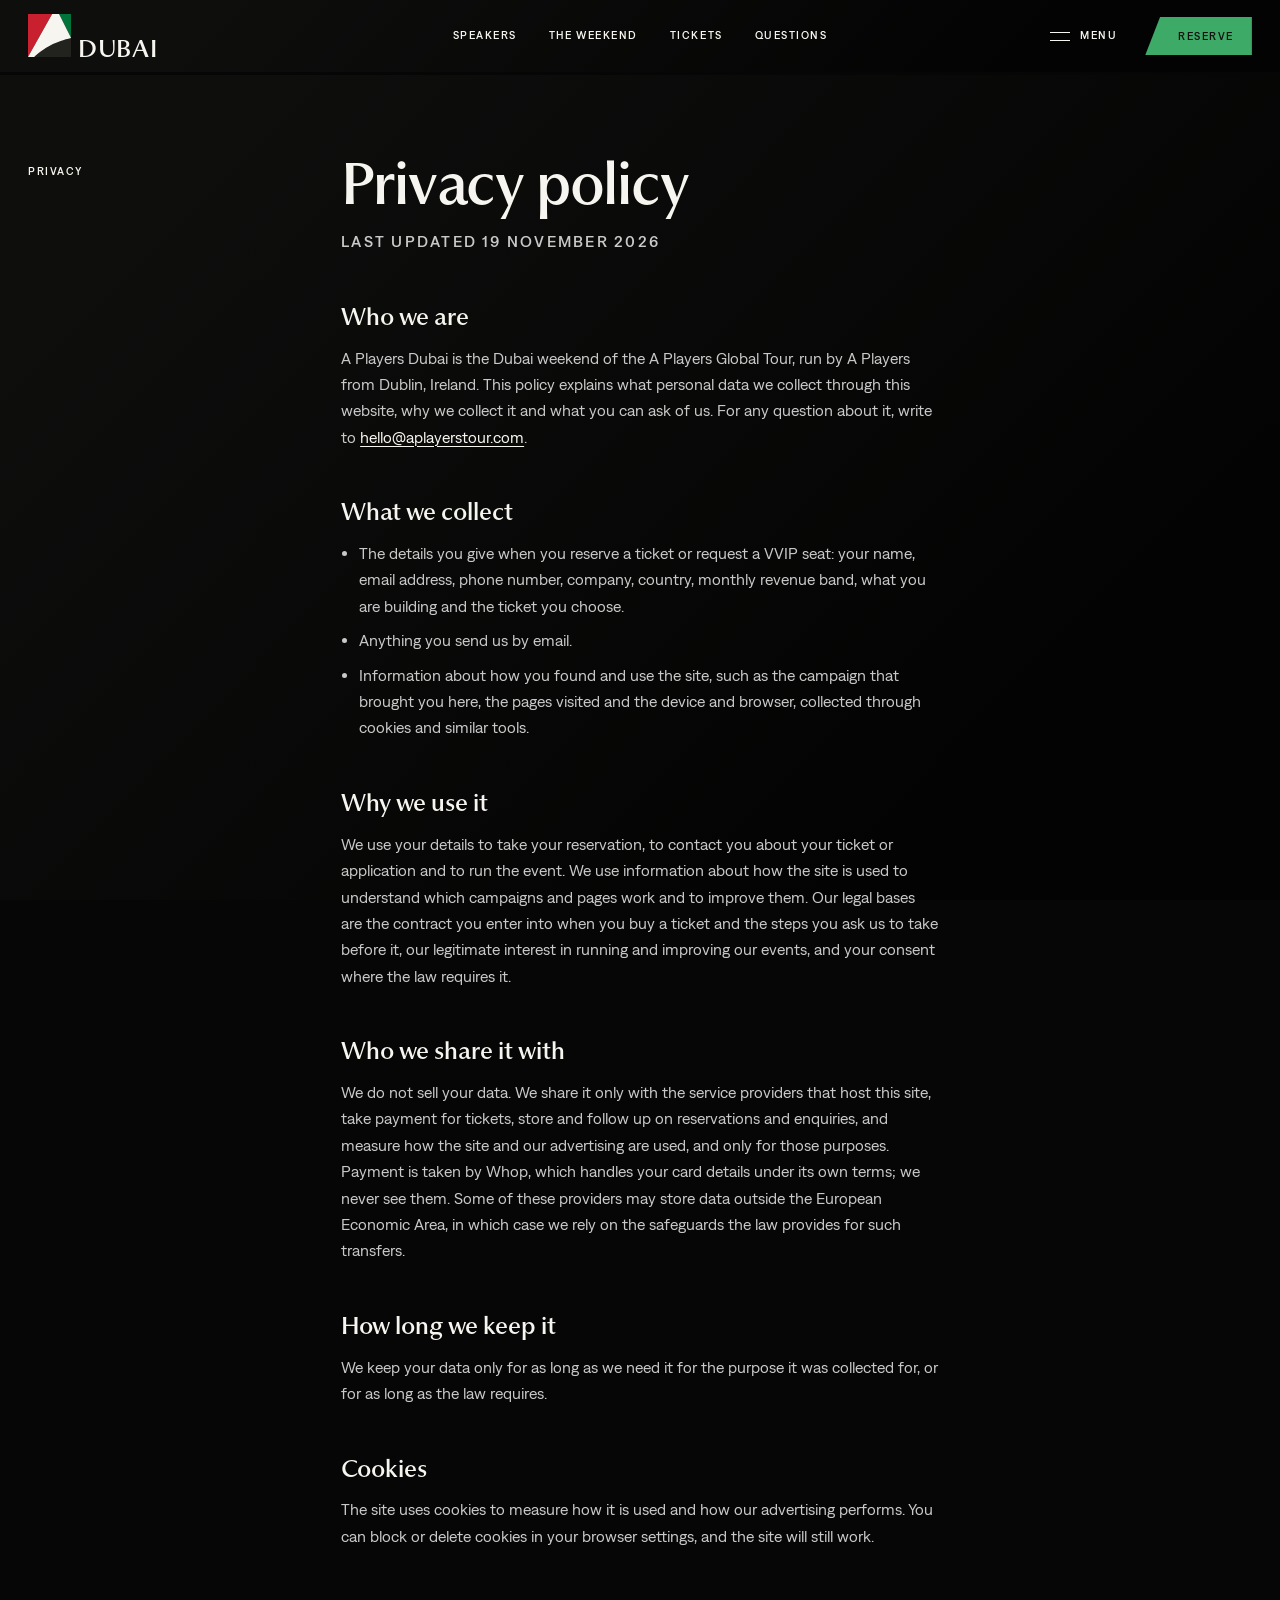
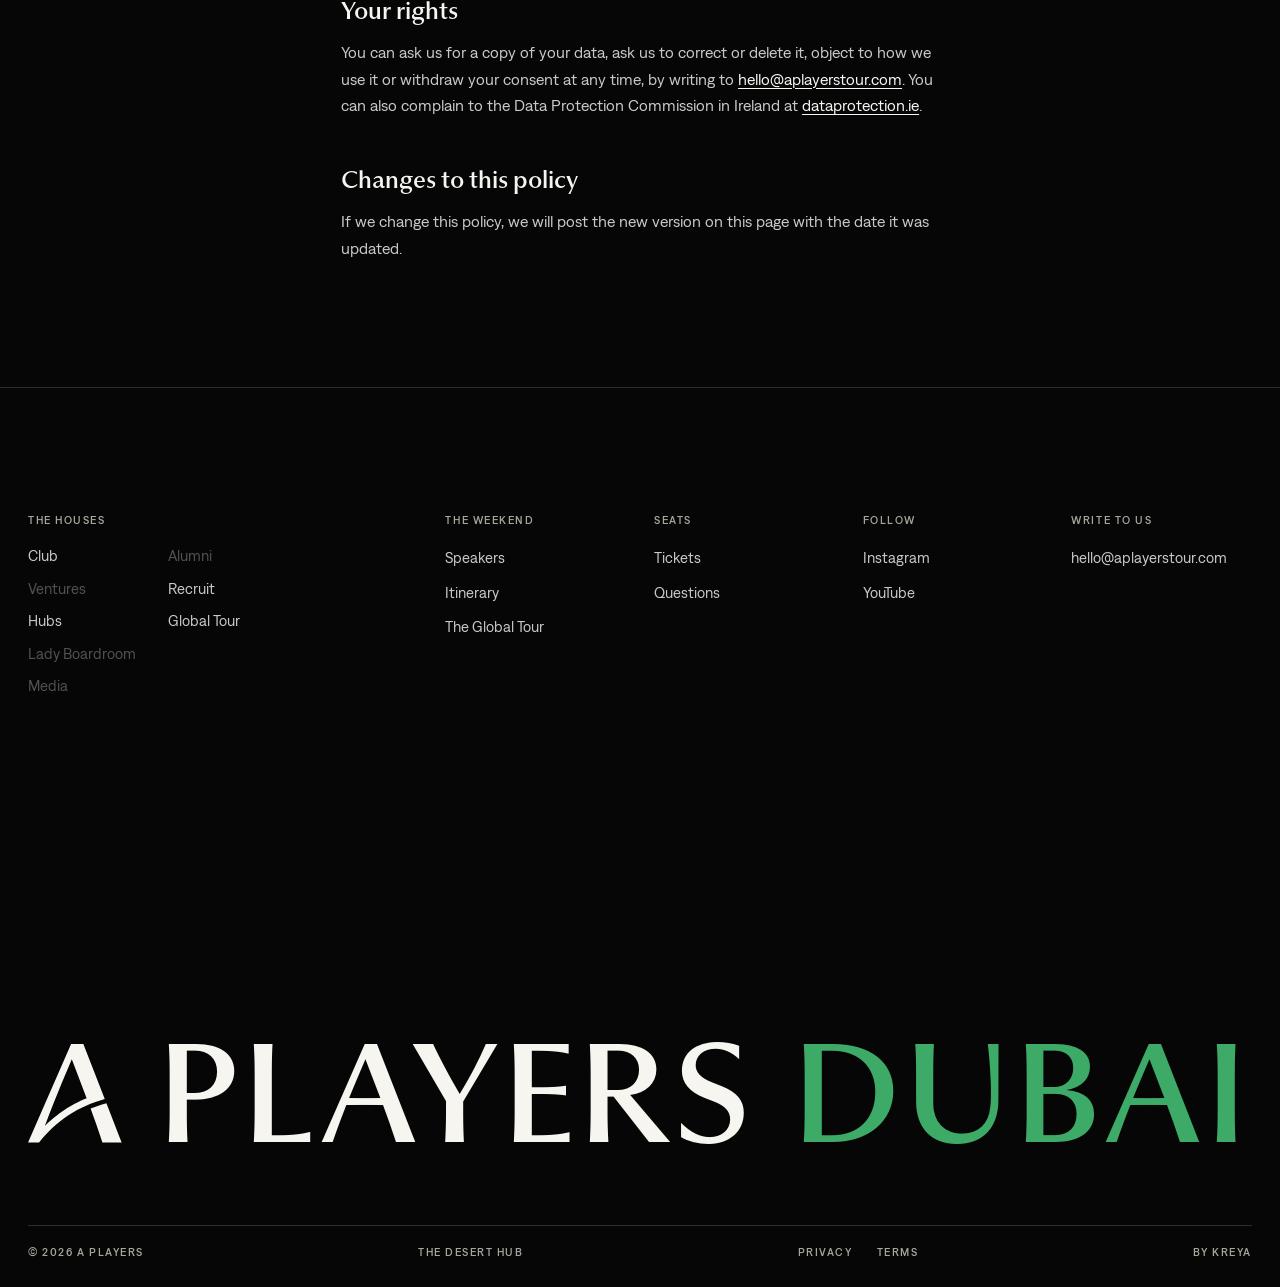
<file: privacy/index.html>
<!doctype html>
<html lang="en">
<head>
  <meta charset="utf-8" />
  <meta name="viewport" content="width=device-width, initial-scale=1" />
  <title>Privacy · A Players Dubai</title>
  <meta name="description" content="How A Players Dubai collects and uses personal data through this website." />
  <meta name="facebook-domain-verification" content="1qhzb7lpjxrrle0ifsknmk7eclj7xi" />
  <meta property="og:type" content="website" />
  <meta property="og:site_name" content="A Players Dubai" />
  <meta property="og:title" content="Privacy · A Players Dubai" />
  <meta property="og:description" content="How A Players Dubai collects and uses personal data through this website." />
  <meta name="twitter:card" content="summary" />
  <meta name="theme-color" content="#131311" />
  <link rel="preload" href="/fonts/museum-Regular.otf" as="font" type="font/otf" crossorigin />
  <link rel="preload" href="/fonts/denim-Medium.woff2" as="font" type="font/woff2" crossorigin />
  <link rel="icon" href="/favicon.ico" sizes="any" />
  <link rel="icon" href="/favicon.svg" type="image/svg+xml" />
  <link rel="apple-touch-icon" href="/apple-touch-icon.png" />
  <!-- The live site's tracking, as on the weekend page: Google Tag Manager loads only on aplayersdubai.com. -->
  <script>
  window.APD_SITE = { event_city: "dubai", event_id: "13431c85-f0ba-499b-8bae-2faf53c68a30" };
  window.dataLayer = window.dataLayer || [];
  if (/(^|\.)aplayersdubai\.com$/.test(location.hostname)) {
(function(w,d,s,l,i){w[l]=w[l]||[];w[l].push({'gtm.start':
new Date().getTime(),event:'gtm.js'});var f=d.getElementsByTagName(s)[0],
j=d.createElement(s),dl=l!='dataLayer'?'&l='+l:'';j.async=true;j.src=
'https://www.googletagmanager.com/gtm.js?id='+i+dl;f.parentNode.insertBefore(j,f);
})(window,document,'script','dataLayer','GTM-WL5TT2WF');
  }
  </script>
  <script type="module" crossorigin src="/assets/main-DmgskHRP.js"></script>
  <link rel="stylesheet" crossorigin href="/assets/main-tkUXpzGd.css">
</head>
<body class="is-loading" data-page="privacy">
  <noscript><iframe src="https://www.googletagmanager.com/ns.html?id=GTM-WL5TT2WF" height="0" width="0" style="display:none;visibility:hidden"></iframe></noscript>

  <header class="nav">
    <a class="nav__logo nav__logo--chapter" href="/" aria-label="A Players Dubai, home" data-chapter></a>
    <nav class="nav__links label" aria-label="Dubai">
      <a href="/#speakers">Speakers</a>
      <a href="/#weekend">The weekend</a>
      <a href="/#tickets">Tickets</a>
      <a href="/#faq">Questions</a>
    </nav>
    <div class="nav__right">
      <button class="nav__menu label" type="button" aria-expanded="false" aria-controls="menu">
        <span class="nav__menu-icon" aria-hidden="true"><i></i><i></i></span>
        <span data-menu-label>Menu</span>
      </button>
      <a class="btn" href="/#tickets">Reserve</a>
    </div>
  </header>

  <div class="menu" id="menu" aria-hidden="true" inert>
    <nav class="menu__run" aria-label="The houses of A Players"></nav>
    <div class="menu__peek" aria-hidden="true"></div>
    <div class="menu__foot label">
      <p class="menu__note"><span data-menu-status></span><span data-menu-note>The houses of A Players</span></p>
      <a href="https://www.instagram.com/aplayerstour/" target="_blank" rel="noopener">Instagram</a>
    </div>
  </div>

  <main id="top">

    <section class="legal" data-ground="navy" aria-labelledby="legal-title">
      <p class="label sec-label">Privacy</p>
      <div class="legal__body">
        <h1 class="legal__title" id="legal-title">Privacy policy</h1>
        <p class="label legal__date">Last updated 19 November 2026</p>

        <h2>Who we are</h2>
        <p>A Players Dubai is the Dubai weekend of the A Players Global Tour, run by A Players from Dublin, Ireland. This policy explains what personal data we collect through this website, why we collect it and what you can ask of us. For any question about it, write to <a href="mailto:hello@aplayerstour.com">hello@aplayerstour.com</a>.</p>

        <h2>What we collect</h2>
        <ul>
          <li>The details you give when you reserve a ticket or request a VVIP seat: your name, email address, phone number, company, country, monthly revenue band, what you are building and the ticket you choose.</li>
          <li>Anything you send us by email.</li>
          <li>Information about how you found and use the site, such as the campaign that brought you here, the pages visited and the device and browser, collected through cookies and similar tools.</li>
        </ul>

        <h2>Why we use it</h2>
        <p>We use your details to take your reservation, to contact you about your ticket or application and to run the event. We use information about how the site is used to understand which campaigns and pages work and to improve them. Our legal bases are the contract you enter into when you buy a ticket and the steps you ask us to take before it, our legitimate interest in running and improving our events, and your consent where the law requires it.</p>

        <h2>Who we share it with</h2>
        <p>We do not sell your data. We share it only with the service providers that host this site, take payment for tickets, store and follow up on reservations and enquiries, and measure how the site and our advertising are used, and only for those purposes. Payment is taken by Whop, which handles your card details under its own terms; we never see them. Some of these providers may store data outside the European Economic Area, in which case we rely on the safeguards the law provides for such transfers.</p>

        <h2>How long we keep it</h2>
        <p>We keep your data only for as long as we need it for the purpose it was collected for, or for as long as the law requires.</p>

        <h2>Cookies</h2>
        <p>The site uses cookies to measure how it is used and how our advertising performs. You can block or delete cookies in your browser settings, and the site will still work.</p>

        <h2>Your rights</h2>
        <p>You can ask us for a copy of your data, ask us to correct or delete it, object to how we use it or withdraw your consent at any time, by writing to <a href="mailto:hello@aplayerstour.com">hello@aplayerstour.com</a>. You can also complain to the Data Protection Commission in Ireland at <a href="https://www.dataprotection.ie" target="_blank" rel="noopener">dataprotection.ie</a>.</p>

        <h2>Changes to this policy</h2>
        <p>If we change this policy, we will post the new version on this page with the date it was updated.</p>
      </div>
    </section>

  </main>

  <footer class="foot" id="footer" data-foot>
    <div class="foot__cta">
      <p class="foot__ask">Fifty seats in Dubai. Be in the room.</p>
      <a class="btn btn--lg" href="/#tickets">Reserve my seat</a>
    </div>
    <nav class="foot__cols" aria-label="Footer">
      <div class="foot__brand"><span class="foot__small" data-foot-seal aria-hidden="true"></span></div>
      <div class="foot__housecol">
        <p class="label">The houses</p>
        <ul data-foot-house-list></ul>
      </div>
      <div>
        <p class="label">The weekend</p>
        <ul>
          <li><a href="/#speakers">Speakers</a></li>
          <li><a href="/#weekend">Itinerary</a></li>
          <li><a href="/#tour">The Global Tour</a></li>
        </ul>
      </div>
      <div>
        <p class="label">Seats</p>
        <ul>
          <li><a href="/#tickets">Tickets</a></li>
          <li><a href="/#faq">Questions</a></li>
        </ul>
      </div>
      <div>
        <p class="label">Follow</p>
        <ul>
          <li><a href="https://www.instagram.com/aplayerstour/" target="_blank" rel="noopener">Instagram</a></li>
          <li><a href="https://www.youtube.com/@Jamesgalligann" target="_blank" rel="noopener">YouTube</a></li>
        </ul>
      </div>
      <div>
        <p class="label">Write to us</p>
        <ul><li><a href="mailto:hello@aplayerstour.com">hello<wbr>@aplayerstour.com</a></li></ul>
      </div>
    </nav>
    <div class="foot__sig" aria-hidden="true">
      <span class="foot__hound" data-foot-hound></span>
      <span class="foot__word" data-foot-lockup></span>
    </div>
    <div class="foot__base label">
      <span>&copy; 2026 A Players</span>
      <span>The Desert Hub</span>
      <span class="foot__legal"><a href="/privacy/">Privacy</a><a href="/terms/">Terms</a></span>
      <a class="foot__by" href="https://kreya.design" target="_blank" rel="noopener">by KREYA</a>
    </div>
  </footer>

</body>
</html>
</file>
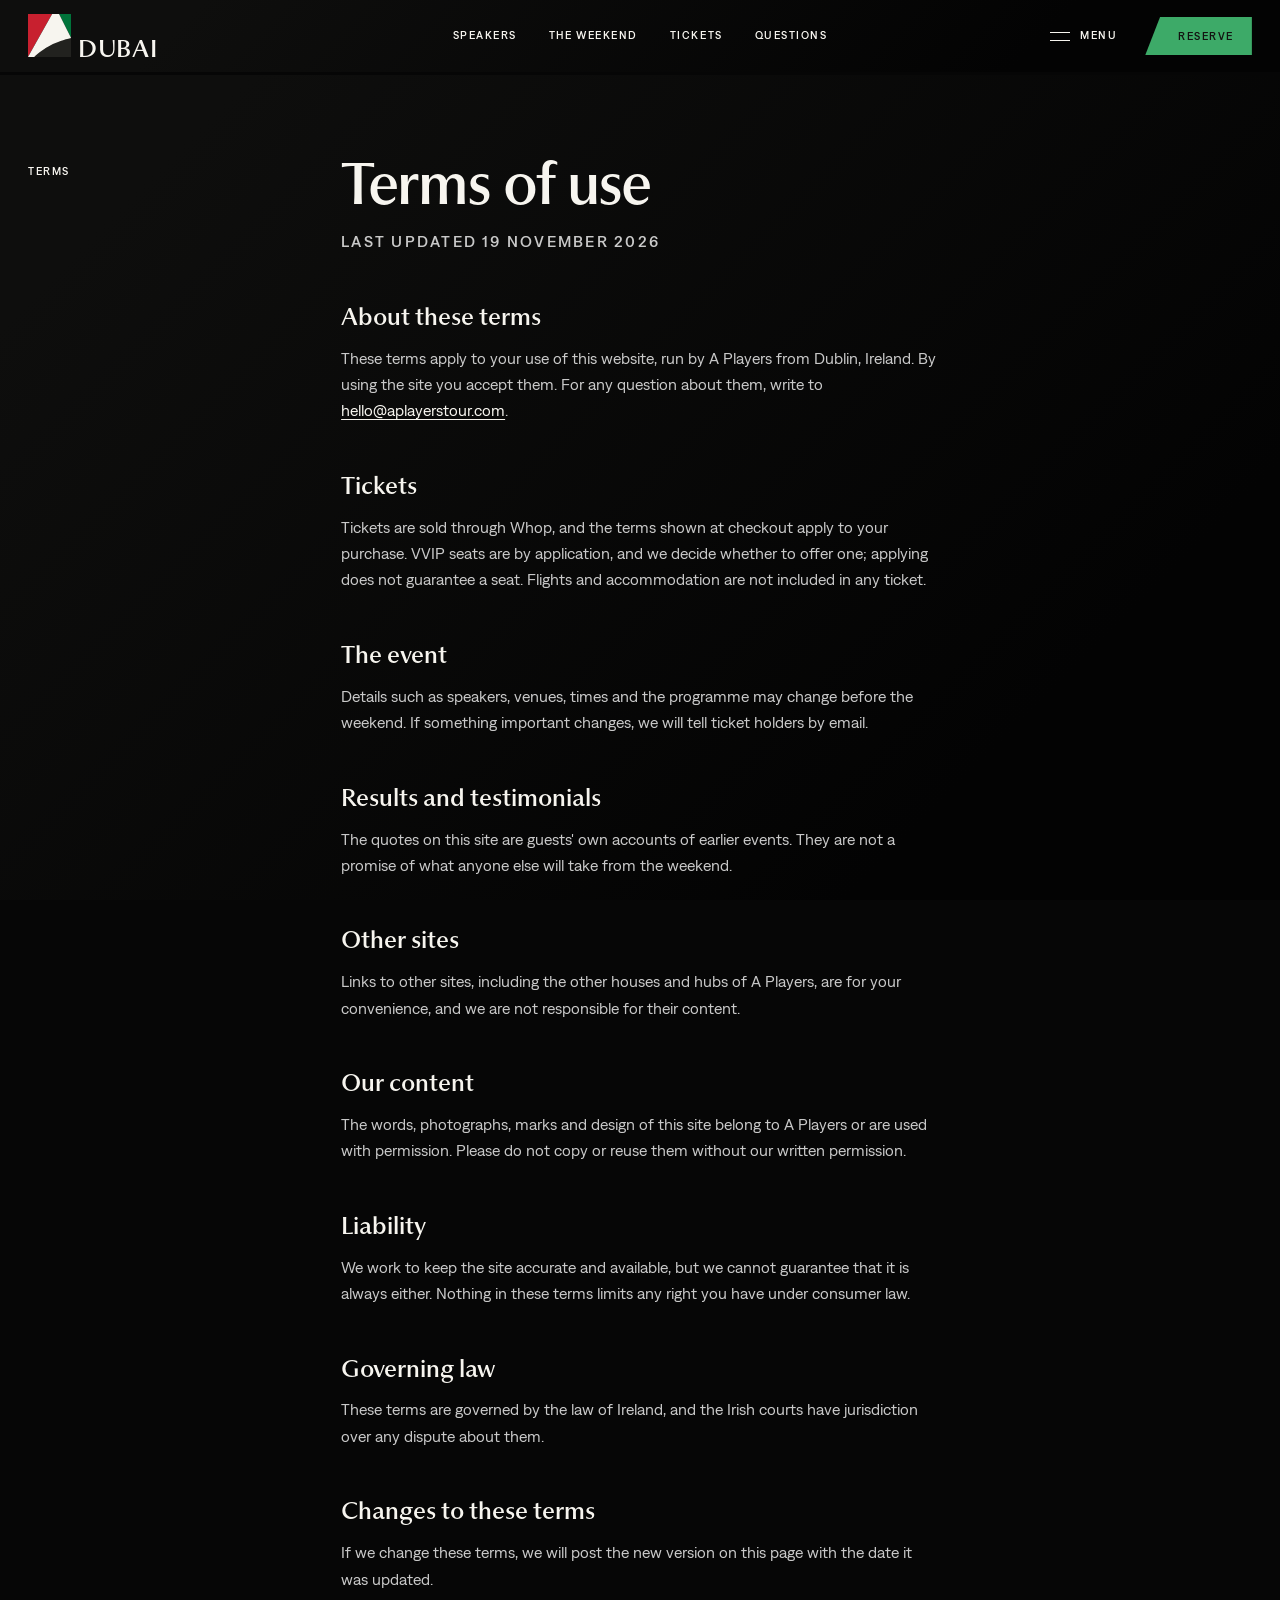
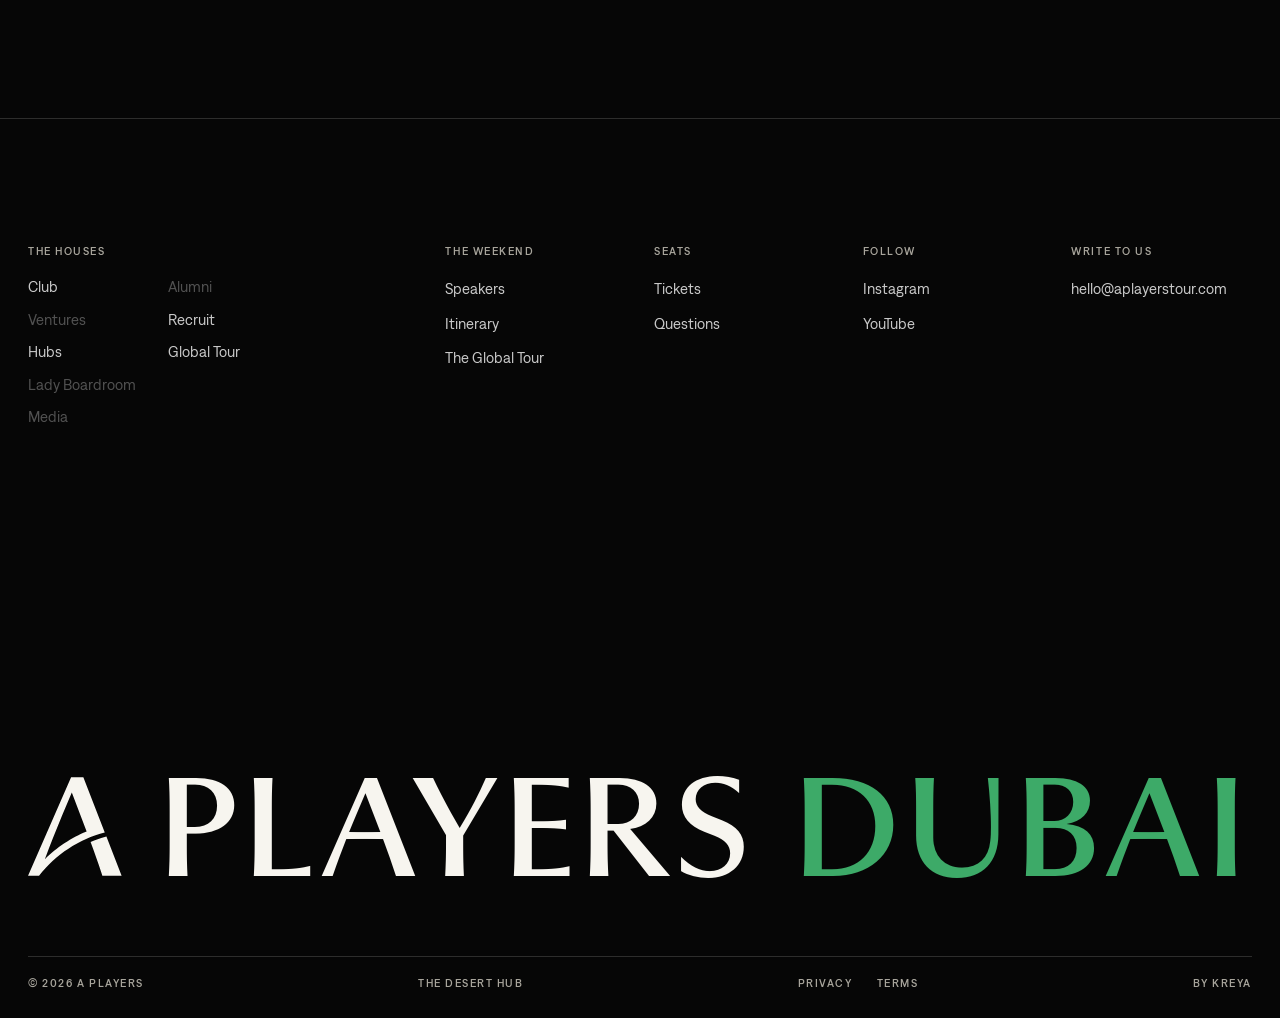
<file: terms/index.html>
<!doctype html>
<html lang="en">
<head>
  <meta charset="utf-8" />
  <meta name="viewport" content="width=device-width, initial-scale=1" />
  <title>Terms · A Players Dubai</title>
  <meta name="description" content="The terms of use of the A Players Dubai website." />
  <meta name="facebook-domain-verification" content="1qhzb7lpjxrrle0ifsknmk7eclj7xi" />
  <meta property="og:type" content="website" />
  <meta property="og:site_name" content="A Players Dubai" />
  <meta property="og:title" content="Terms · A Players Dubai" />
  <meta property="og:description" content="The terms of use of the A Players Dubai website." />
  <meta name="twitter:card" content="summary" />
  <meta name="theme-color" content="#131311" />
  <link rel="preload" href="/fonts/museum-Regular.otf" as="font" type="font/otf" crossorigin />
  <link rel="preload" href="/fonts/denim-Medium.woff2" as="font" type="font/woff2" crossorigin />
  <link rel="icon" href="/favicon.ico" sizes="any" />
  <link rel="icon" href="/favicon.svg" type="image/svg+xml" />
  <link rel="apple-touch-icon" href="/apple-touch-icon.png" />
  <!-- The live site's tracking, as on the weekend page: Google Tag Manager loads only on aplayersdubai.com. -->
  <script>
  window.APD_SITE = { event_city: "dubai", event_id: "13431c85-f0ba-499b-8bae-2faf53c68a30" };
  window.dataLayer = window.dataLayer || [];
  if (/(^|\.)aplayersdubai\.com$/.test(location.hostname)) {
(function(w,d,s,l,i){w[l]=w[l]||[];w[l].push({'gtm.start':
new Date().getTime(),event:'gtm.js'});var f=d.getElementsByTagName(s)[0],
j=d.createElement(s),dl=l!='dataLayer'?'&l='+l:'';j.async=true;j.src=
'https://www.googletagmanager.com/gtm.js?id='+i+dl;f.parentNode.insertBefore(j,f);
})(window,document,'script','dataLayer','GTM-WL5TT2WF');
  }
  </script>
  <script type="module" crossorigin src="/assets/main-DmgskHRP.js"></script>
  <link rel="stylesheet" crossorigin href="/assets/main-tkUXpzGd.css">
</head>
<body class="is-loading" data-page="terms">
  <noscript><iframe src="https://www.googletagmanager.com/ns.html?id=GTM-WL5TT2WF" height="0" width="0" style="display:none;visibility:hidden"></iframe></noscript>

  <header class="nav">
    <a class="nav__logo nav__logo--chapter" href="/" aria-label="A Players Dubai, home" data-chapter></a>
    <nav class="nav__links label" aria-label="Dubai">
      <a href="/#speakers">Speakers</a>
      <a href="/#weekend">The weekend</a>
      <a href="/#tickets">Tickets</a>
      <a href="/#faq">Questions</a>
    </nav>
    <div class="nav__right">
      <button class="nav__menu label" type="button" aria-expanded="false" aria-controls="menu">
        <span class="nav__menu-icon" aria-hidden="true"><i></i><i></i></span>
        <span data-menu-label>Menu</span>
      </button>
      <a class="btn" href="/#tickets">Reserve</a>
    </div>
  </header>

  <div class="menu" id="menu" aria-hidden="true" inert>
    <nav class="menu__run" aria-label="The houses of A Players"></nav>
    <div class="menu__peek" aria-hidden="true"></div>
    <div class="menu__foot label">
      <p class="menu__note"><span data-menu-status></span><span data-menu-note>The houses of A Players</span></p>
      <a href="https://www.instagram.com/aplayerstour/" target="_blank" rel="noopener">Instagram</a>
    </div>
  </div>

  <main id="top">

    <section class="legal" data-ground="navy" aria-labelledby="legal-title">
      <p class="label sec-label">Terms</p>
      <div class="legal__body">
        <h1 class="legal__title" id="legal-title">Terms of use</h1>
        <p class="label legal__date">Last updated 19 November 2026</p>

        <h2>About these terms</h2>
        <p>These terms apply to your use of this website, run by A Players from Dublin, Ireland. By using the site you accept them. For any question about them, write to <a href="mailto:hello@aplayerstour.com">hello@aplayerstour.com</a>.</p>

        <h2>Tickets</h2>
        <p>Tickets are sold through Whop, and the terms shown at checkout apply to your purchase. VVIP seats are by application, and we decide whether to offer one; applying does not guarantee a seat. Flights and accommodation are not included in any ticket.</p>

        <h2>The event</h2>
        <p>Details such as speakers, venues, times and the programme may change before the weekend. If something important changes, we will tell ticket holders by email.</p>

        <h2>Results and testimonials</h2>
        <p>The quotes on this site are guests' own accounts of earlier events. They are not a promise of what anyone else will take from the weekend.</p>

        <h2>Other sites</h2>
        <p>Links to other sites, including the other houses and hubs of A Players, are for your convenience, and we are not responsible for their content.</p>

        <h2>Our content</h2>
        <p>The words, photographs, marks and design of this site belong to A Players or are used with permission. Please do not copy or reuse them without our written permission.</p>

        <h2>Liability</h2>
        <p>We work to keep the site accurate and available, but we cannot guarantee that it is always either. Nothing in these terms limits any right you have under consumer law.</p>

        <h2>Governing law</h2>
        <p>These terms are governed by the law of Ireland, and the Irish courts have jurisdiction over any dispute about them.</p>

        <h2>Changes to these terms</h2>
        <p>If we change these terms, we will post the new version on this page with the date it was updated.</p>
      </div>
    </section>

  </main>

  <footer class="foot" id="footer" data-foot>
    <div class="foot__cta">
      <p class="foot__ask">Fifty seats in Dubai. Be in the room.</p>
      <a class="btn btn--lg" href="/#tickets">Reserve my seat</a>
    </div>
    <nav class="foot__cols" aria-label="Footer">
      <div class="foot__brand"><span class="foot__small" data-foot-seal aria-hidden="true"></span></div>
      <div class="foot__housecol">
        <p class="label">The houses</p>
        <ul data-foot-house-list></ul>
      </div>
      <div>
        <p class="label">The weekend</p>
        <ul>
          <li><a href="/#speakers">Speakers</a></li>
          <li><a href="/#weekend">Itinerary</a></li>
          <li><a href="/#tour">The Global Tour</a></li>
        </ul>
      </div>
      <div>
        <p class="label">Seats</p>
        <ul>
          <li><a href="/#tickets">Tickets</a></li>
          <li><a href="/#faq">Questions</a></li>
        </ul>
      </div>
      <div>
        <p class="label">Follow</p>
        <ul>
          <li><a href="https://www.instagram.com/aplayerstour/" target="_blank" rel="noopener">Instagram</a></li>
          <li><a href="https://www.youtube.com/@Jamesgalligann" target="_blank" rel="noopener">YouTube</a></li>
        </ul>
      </div>
      <div>
        <p class="label">Write to us</p>
        <ul><li><a href="mailto:hello@aplayerstour.com">hello<wbr>@aplayerstour.com</a></li></ul>
      </div>
    </nav>
    <div class="foot__sig" aria-hidden="true">
      <span class="foot__hound" data-foot-hound></span>
      <span class="foot__word" data-foot-lockup></span>
    </div>
    <div class="foot__base label">
      <span>&copy; 2026 A Players</span>
      <span>The Desert Hub</span>
      <span class="foot__legal"><a href="/privacy/">Privacy</a><a href="/terms/">Terms</a></span>
      <a class="foot__by" href="https://kreya.design" target="_blank" rel="noopener">by KREYA</a>
    </div>
  </footer>

</body>
</html>
</file>
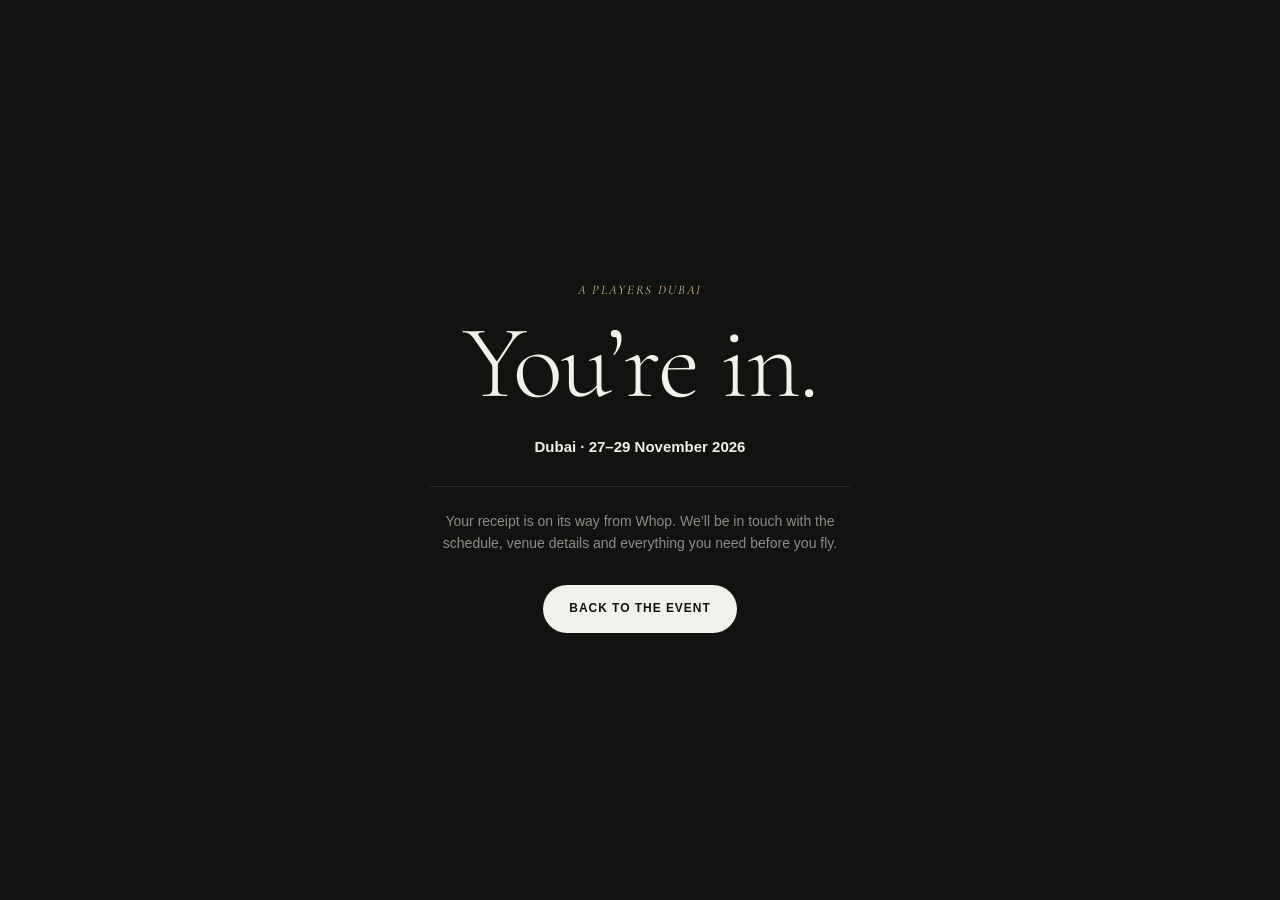
<file: thanks/index.html>
<!doctype html>
<html lang="en">
<head>
<meta charset="utf-8">
<script>
  /* Site block. Every tracking push reads event_city and event_id from here. */
  window.APD_SITE = { event_city: "dubai", event_id: "13431c85-f0ba-499b-8bae-2faf53c68a30" };
  window.dataLayer = window.dataLayer || [];
</script>
<!-- Google Tag Manager: owns all browser tracking on this site. -->
<script>(function(w,d,s,l,i){w[l]=w[l]||[];w[l].push({'gtm.start':
new Date().getTime(),event:'gtm.js'});var f=d.getElementsByTagName(s)[0],
j=d.createElement(s),dl=l!='dataLayer'?'&l='+l:'';j.async=true;j.src=
'https://www.googletagmanager.com/gtm.js?id='+i+dl;f.parentNode.insertBefore(j,f);
})(window,document,'script','dataLayer','GTM-WL5TT2WF');</script>
<!-- End Google Tag Manager -->
<meta name="viewport" content="width=device-width, initial-scale=1, viewport-fit=cover">
<title>You're in · A Players Dubai</title>
<meta name="robots" content="noindex">
<meta name="theme-color" content="#111311">
<link rel="icon" href="../favicon.svg" type="image/svg+xml">
<link rel="apple-touch-icon" href="../apple-touch-icon.png">
<link rel="preconnect" href="https://fonts.googleapis.com">
<link rel="preconnect" href="https://fonts.gstatic.com" crossorigin>
<link rel="stylesheet" href="https://fonts.googleapis.com/css2?family=Cormorant+Garamond:ital,wght@0,300;0,400;1,400&display=swap">
<style>
  :root {
    --bg: #111311; --fg: #F2F0EA; --mute: #8C8C88; --line: rgba(242,240,234,.1); --gold-lt: #D4BC8E;
    --sans: "Helvetica Neue", Helvetica, Arial, sans-serif;
    --serif: "Cormorant Garamond", Georgia, serif;
  }
  *, *::before, *::after { box-sizing: border-box; }
  body { margin: 0; min-height: 100vh; min-height: 100svh; display: grid; place-items: center; padding: 48px 16px;
    background: var(--bg); color: var(--fg); font-family: var(--sans); line-height: 1.55; -webkit-font-smoothing: antialiased; }
  main { width: 100%; max-width: 560px; text-align: center; }
  .k { font-family: var(--serif); font-style: italic; font-size: 13px; letter-spacing: .14em; text-transform: uppercase; color: var(--gold-lt); }
  h1 { font-family: var(--serif); font-weight: 300; font-size: clamp(56px, 14vw, 104px); line-height: .95; letter-spacing: -.02em; margin: 14px 0 0; }
  .when { margin: 22px 0 0; font-size: 15px; color: rgba(242,240,234,.75); }
  .when b { color: var(--fg); font-weight: 600; }
  .note { margin: 28px auto 0; padding-top: 24px; border-top: 1px solid var(--line); font-size: 14px; color: var(--mute); max-width: 420px; }
  .back { display: inline-grid; place-items: center; min-height: 48px; margin-top: 30px; padding: 0 26px; border-radius: 999px;
    background: var(--fg); color: var(--bg); font-size: 12px; font-weight: 700; letter-spacing: .08em; text-transform: uppercase; text-decoration: none; }
</style>
</head>
<body>
<!-- Google Tag Manager (noscript) -->
<noscript><iframe src="https://www.googletagmanager.com/ns.html?id=GTM-WL5TT2WF"
height="0" width="0" style="display:none;visibility:hidden"></iframe></noscript>
<!-- End Google Tag Manager (noscript) -->
<main>
  <p class="k" id="tier">A Players Dubai</p>
  <h1>You’re in.</h1>
  <p class="when"><b>Dubai · 27–29 November 2026</b></p>
  <p class="note">Your receipt is on its way from Whop. We’ll be in touch with the schedule, venue details and everything you need before you fly.</p>
  <a class="back" href="../">Back to the event</a>
</main>
<script>
  /* Pushes event_purchase once per order. Tier, value and currency are the ones n8n read from
     Whop when it made this checkout, saved on this device under the checkout's event_uid; the
     order id comes from Whop's redirect. The paid sale itself is recorded server side by n8n. */
  (function () {
    var q = new URLSearchParams(location.search);
    var uid = q.get("event_uid") || "", tierParam = (q.get("tier") || "").toUpperCase();
    var NAMES = { GA: "General Admission", VIP: "VIP Experience" };
    if (NAMES[tierParam]) document.getElementById("tier").textContent = NAMES[tierParam] + " · A Players Dubai";

    function load(k) { try { return localStorage.getItem(k); } catch (e) { return null; } }
    function save(k, v) { try { localStorage.setItem(k, v); } catch (e) {} }
    if (!/^[0-9a-f-]{36}$/i.test(uid)) return;
    // Value and contact details are only here when the checkout started on this device.
    var saved = {}; try { saved = JSON.parse(load("apd_checkout_" + uid) || "{}") || {}; } catch (e) {}

    // Whop's docs name the order id param differently in different places, so take any of them.
    var order = ["payment_id", "payment", "receipt_id", "id"].map(function (k) { return q.get(k); })
      .filter(function (v) { return /^pay_/.test(v || ""); })[0] || "";
    var flag = "apd_purchase_" + (order || uid);
    if (load(flag)) return;  // a refresh or a second visit never counts the order twice
    var site = window.APD_SITE || {};
    var e = { event: "event_purchase", event_city: site.event_city, event_id: site.event_id,
      tier: saved.tier || tierParam, event_uid: uid };
    if (order) e.order_id = order;
    if (saved.value && saved.currency) { e.value = saved.value; e.currency = saved.currency; }
    ["email", "phone", "first_name", "last_name"].forEach(function (k) { if (saved[k]) e[k] = saved[k]; });
    window.dataLayer.push(e);
    save(flag, "1");
  })();
</script>
</body>
</html>
</file>
<file: assets/main-tkUXpzGd.css>
@font-face{font-family:Museum;font-weight:400;font-display:swap;src:url(/fonts/museum-Regular.otf) format("opentype")}@font-face{font-family:Museum;font-weight:400;font-style:italic;font-display:swap;src:url(/fonts/museum-RegularItalic.otf) format("opentype")}@font-face{font-family:Denim;font-weight:400;font-display:swap;src:url(/fonts/denim-Regular.woff2) format("woff2")}@font-face{font-family:Denim;font-weight:500;font-display:swap;src:url(/fonts/denim-Medium.woff2) format("woff2")}:root{--white: #FFFFFF;--ink: #131311;--flint: #6C6A62;--ground: #070B18;--fg: #FFFFFF;--fg2: rgba(255, 255, 255, .78);--mute: #A9B1CB;--faint: rgba(255, 255, 255, .3);--line: rgba(255, 255, 255, .16);--accent: #ACBBFE;--btn: #ACBBFE;--btn-fg: #232F57;--btn-wipe: #FFFFFF;--btn-alt: #232F57;--club-word: #ACBBFE;--navy: #232F57;--peri: #ACBBFE;--tint: #E6EBFE;--navy-wipe: #141C38;--serif: Museum, "Iowan Old Style", Georgia, serif;--sans: Denim, "Helvetica Neue", Arial, sans-serif;--m: clamp(16px, 2.2vw, 32px);--nav-h: 72px}*{box-sizing:border-box;margin:0;padding:0}html{-webkit-text-size-adjust:100%}body{background:var(--ground);color:var(--fg);font:400 16px/1.5 var(--sans);-webkit-font-smoothing:antialiased}img,video,svg{display:block;max-width:100%}a{color:inherit;text-decoration:none}button{font:inherit;color:inherit;background:none;border:0;cursor:pointer}[hidden]{display:none!important}.is-loading .hero{visibility:hidden}.label{font:500 11px/1.2 var(--sans);letter-spacing:.14em;text-transform:uppercase}.btn{--h: 38px;display:inline-flex;align-items:center;height:var(--h);padding:0 18px 0 calc(18px + var(--h) * .3886);clip-path:polygon(calc(var(--h) * .3886) 0,100% 0,100% 100%,0 100%);background:var(--btn);color:var(--btn-fg);font:500 11px/1 var(--sans);letter-spacing:.14em;text-transform:uppercase;transition:background-color .25s ease,transform .16s cubic-bezier(.2,.8,.2,1)}.btn{position:relative;isolation:isolate;overflow:hidden;white-space:nowrap;flex:none}.link{white-space:nowrap}.btn:before{content:"";position:absolute;top:0;right:-40%;bottom:0;left:-40%;z-index:1;pointer-events:none;background:var(--btn-wipe);transform:translate(-100%) skew(-21.23deg);transition:transform .55s cubic-bezier(.6,0,.2,1)}.btn>b{position:relative;z-index:2;display:block;overflow:hidden;height:1.1em;padding-bottom:.1em;margin-bottom:-.1em;box-sizing:content-box;font-weight:inherit}.btn>b span{display:block;line-height:1.1em;transition:transform .55s cubic-bezier(.6,0,.2,1)}.btn>b span+span{color:var(--btn-alt)}.btn:hover:before,.btn:focus-visible:before{transform:translate(0) skew(-21.23deg)}.btn:hover>b span,.btn:focus-visible>b span{transform:translateY(-100%)}.btn:active{transform:scale(.97)}.btn--lg{--h: 50px;padding:0 26px 0 calc(22px + var(--h) * .3886)}.btn:focus-visible{outline:2px solid var(--btn-fg);outline-offset:-5px}.link{position:relative;padding:6px 0}.link:after{content:"";position:absolute;left:0;right:0;bottom:0;height:1px;background:currentColor;transform-origin:left;transition:transform .35s cubic-bezier(.6,0,.2,1)}.link:hover:after{transform:scaleX(.35)}:focus-visible{outline:2px solid var(--accent);outline-offset:3px}.nav{position:fixed;inset:0 0 auto;z-index:60;height:var(--nav-h);display:grid;grid-template-columns:1fr auto 1fr;align-items:center;gap:24px;padding:0 var(--m);background:var(--ground);transition:background-color .4s ease}.nav__logo{width:112px;color:var(--fg)}.nav__logo svg{width:100%;height:auto;overflow:visible}.nav__links{display:flex;gap:32px;transition:opacity .4s ease}.nav__links a{transition:opacity .2s}.nav__links a:hover{opacity:.55}.nav__links .nav__login{color:var(--mute)}.nav__right{display:flex;align-items:center;justify-content:flex-end;gap:28px}.nav__menu{display:inline-flex;align-items:center;gap:10px;height:38px}.nav__menu-icon{position:relative;width:20px;height:9px}.nav__menu-icon i{position:absolute;left:0;right:0;height:1px;background:currentColor;transition:transform .6s cubic-bezier(.6,0,.2,1),top .6s cubic-bezier(.6,0,.2,1)}.nav__menu-icon i:nth-child(1){top:0}.nav__menu-icon i:nth-child(2){top:8px}.menu-open .nav{background:transparent}.menu-open .nav{--fg: #131311;--mute: #6C6A62;--club-word: #131311;--btn: var(--navy);--btn-fg: #FFFFFF;--btn-wipe: var(--navy-wipe);--btn-alt: var(--peri);color:var(--fg)}.menu-open .nav__links{opacity:0;pointer-events:none}.menu-open .nav__menu-icon i:nth-child(1){top:4px;transform:rotate(24deg)}.menu-open .nav__menu-icon i:nth-child(2){top:4px;transform:rotate(-24deg)}.menu{position:fixed;top:0;right:0;bottom:0;left:0;z-index:50;background:var(--white);color:var(--ink);display:grid;place-items:center;padding:16vh var(--m) 13vh;clip-path:inset(0 0 100% 0);visibility:hidden}.menu__run{position:relative;max-width:15em;text-align:center;font:400 clamp(34px,5.4vw,88px)/1.1 var(--serif);letter-spacing:-.012em}.run__item{display:inline;white-space:nowrap;color:inherit;transition:color .5s cubic-bezier(.2,.8,.2,1)}.run__item[aria-disabled=true]{cursor:default}.run__item sup{font:500 max(10px,.14em)/1 var(--sans);letter-spacing:.08em;vertical-align:baseline;position:relative;top:-3.6em;margin-left:.5em}.run__tile{display:none}.sl{display:inline-block;width:.34em;height:.74em;margin:0 .2em 0 .16em;vertical-align:-.04em;background:linear-gradient(to top left,transparent calc(50% - .014em),currentColor calc(50% - .014em),currentColor calc(50% + .014em),transparent calc(50% + .014em))}.menu__run.is-choosing .run__item:not(.is-on){color:#8c8a82}.menu__peek{position:absolute;left:0;top:0;z-index:3;width:clamp(110px,12vw,180px);aspect-ratio:1;pointer-events:none;opacity:0;transition:opacity .3s ease;will-change:transform;outline:1px solid rgba(19,19,17,.18);outline-offset:-1px}.menu__peek.is-on{opacity:1}.menu__soon{position:absolute;left:0;bottom:100%;padding:5px 7px 4px;white-space:nowrap;font:500 8.5px/1 var(--sans);letter-spacing:.16em;text-transform:uppercase;background:var(--soon-bg, #232F57);color:var(--soon-fg, #FFFFFF);opacity:0;transition:opacity .25s}.menu__peek.is-soon .menu__soon{opacity:1}.menu .run__soon{display:none}.menu__run.is-choosing .run__item[aria-disabled=true].is-on{color:#8c8a82}@media(hover:none),(pointer:coarse),(max-width:700px){.menu .run__soon{display:inline-block;margin-left:.7em;font:500 8.5px/1 var(--sans);letter-spacing:.16em;text-transform:uppercase;color:#a8a69e;vertical-align:.9em}}@media(max-width:700px){.menu .run__name{display:inline-flex;align-items:baseline;gap:8px}.menu .run__soon{margin-left:0;vertical-align:baseline}}.menu__peek svg{position:absolute;top:0;right:0;bottom:0;left:0;width:100%;height:100%;visibility:hidden}.menu__peek svg.is-on{visibility:visible}.menu__foot{position:absolute;left:var(--m);right:var(--m);bottom:var(--m);display:flex;align-items:baseline;gap:32px}.menu__note{flex:1;display:flex;gap:14px;min-height:1.2em}.menu__note [data-menu-status]{color:var(--navy)}.menu__note [data-menu-status]:empty{display:none}.menu__foot a{transition:opacity .2s}.menu__foot a:hover{opacity:.55}.hero{position:relative;min-height:100svh;padding:calc(var(--nav-h) + 8px) var(--m) var(--m);display:grid;--stage-h: calc(100svh - var(--nav-h) - 8px - var(--m));grid-template-columns:minmax(0,1fr) calc(var(--stage-h) * .8) minmax(0,1fr);gap:var(--m);align-items:stretch}.hero__stage{width:calc(var(--stage-h) * .8);height:var(--stage-h);min-width:0}.hero__text--top{align-self:start;padding-top:16px}.hero__text--foot{align-self:end;padding-bottom:8px}.hero__label{color:var(--accent);margin-bottom:22px}.hero__title{font:400 clamp(30px,2.75vw,44px)/1.08 var(--serif);letter-spacing:-.012em;text-wrap:balance}.hero__sub{max-width:34ch;font-size:17px;line-height:1.5;color:var(--fg2)}.hero__actions{display:flex;flex-wrap:wrap;align-items:center;gap:18px 28px;margin-top:32px}.figs{display:flex;gap:clamp(28px,3vw,48px);margin-top:40px;padding-top:20px;border-top:1px solid var(--line)}.figs dt{color:var(--mute);font-size:10px;order:2;margin-top:6px}.figs div{display:flex;flex-direction:column}.figs dd{font:400 30px/1 var(--serif);order:1}.ln-mask{display:block;overflow:hidden;padding-bottom:.14em;margin-bottom:-.14em}.reel{position:relative;width:100%;height:100%;overflow:hidden;background:var(--ground)}.reel__video{display:block;width:100%;height:100%;min-width:0;object-fit:cover}.reel__toggle{position:absolute;right:10px;top:10px;width:40px;height:40px;display:grid;place-items:center;background:none;color:#fff}.reel__toggle svg{width:18px;height:18px;fill:transparent;stroke:currentColor;stroke-width:1.2;filter:drop-shadow(0 0 3px rgba(0,0,0,.35));transition:fill .25s ease}.reel__toggle:focus-visible svg{fill:currentColor}@media(hover:hover){.reel__toggle:hover svg{fill:currentColor}}.reel__toggle .i-play,.reel.is-paused .i-pause{display:none}.reel.is-paused .i-play{display:block}.reel__bar{position:absolute;left:0;right:0;bottom:0;height:2px;background:#ffffff59}.reel__bar i{position:absolute;top:0;right:0;bottom:0;left:0;background:var(--white);transform-origin:left;transform:scaleX(0)}.note{display:grid;grid-template-columns:repeat(12,minmax(0,1fr));column-gap:var(--m);padding:clamp(96px,16vh,180px) var(--m) clamp(96px,15vh,170px)}.note__label{grid-column:1 / span 3;display:flex;gap:18px;color:var(--accent);padding-top:.6em}.note__label span{color:var(--mute)}.note__body{grid-column:4 / span 8}.note__text{font:400 clamp(26px,2.5vw,38px)/1.3 var(--serif);letter-spacing:-.008em;max-width:25em;text-wrap:pretty}.note__text .w{color:var(--faint);transition:color .3s ease}.note__text .w.is-read{color:var(--fg)}.note__sign{display:flex;align-items:flex-end;gap:20px;margin-top:clamp(40px,6vh,64px)}.note__hound{width:clamp(64px,6vw,88px);color:var(--fg)}.note__hound svg{width:100%;height:auto;overflow:visible}.note__sign p{display:flex;flex-direction:column;gap:8px;padding-bottom:4px}.note__name{font:italic 400 clamp(24px,2vw,30px)/1 var(--serif)}.note__role{color:var(--mute)}.note__hound svg{overflow:visible}.voice{display:grid;grid-template-columns:repeat(12,minmax(0,1fr));column-gap:var(--m);padding:clamp(80px,13vh,150px) var(--m);border-top:1px solid var(--line)}.voice__side{grid-column:1 / span 3}.voice__label{color:var(--accent);padding-top:1.2em}.voice__photo{position:relative;margin-top:40px;aspect-ratio:4 / 5;overflow:hidden;background:var(--ground)}.voice__photo img{position:absolute;top:0;right:0;bottom:0;left:0;width:100%;height:100%;max-width:none;object-fit:cover}.voice__body{grid-column:4 / span 9}.voice__figs{display:flex;align-items:flex-end;gap:clamp(20px,3vw,48px)}.voice__fig{display:flex;flex-direction:column;gap:14px}.voice__fig dt{color:var(--mute)}.voice__fig dd{display:flex;align-items:baseline;gap:14px;font:400 clamp(48px,5.4vw,88px)/.9 var(--serif);letter-spacing:-.02em;white-space:nowrap}.voice__fig dd b{font-weight:400}.voice__fig dd>span{font:500 11px/1 var(--sans);letter-spacing:.14em;text-transform:uppercase;color:var(--mute)}.voice__fig--then dd{color:var(--faint)}.voice__sl{flex:none;width:clamp(26px,2.6vw,44px);height:clamp(48px,5.4vw,88px);align-self:flex-end;background:linear-gradient(to top left,transparent calc(50% - .75px),var(--accent) calc(50% - .75px),var(--accent) calc(50% + .75px),transparent calc(50% + .75px))}.voice__note{color:var(--accent);margin-top:28px}.rb{position:relative;display:inline-block;height:.9em;line-height:.9em;clip-path:inset(-.06em -.4em)}.rb__i{display:inline-flex;align-items:flex-start;white-space:nowrap}.rb__i--next{position:absolute;left:0;top:0}.rl{position:relative;display:inline-block;height:.9em;clip-path:inset(-.06em -.3em)}.rl__s{position:absolute;left:0;right:0;top:0;display:flex;flex-direction:column;will-change:transform}.rl__s>span{display:block;height:.9em;line-height:.9em;text-align:center}.rl__c{display:inline-block}.rb__say{position:absolute;width:1px;height:1px;overflow:hidden;clip-path:inset(50%);white-space:nowrap}.voice__quote{margin-top:clamp(40px,6vh,64px);max-width:30em}.voice__quote p{font:italic 400 clamp(24px,2.2vw,34px)/1.32 var(--serif);letter-spacing:-.006em;text-wrap:pretty}.voice__quote p:before{content:"“"}.voice__quote p:after{content:"”"}.voice__said{margin-top:clamp(40px,6vh,64px);max-width:30em;font:400 clamp(22px,2vw,30px)/1.35 var(--serif);letter-spacing:-.006em;text-wrap:pretty}.voice__by{display:flex;align-items:baseline;gap:16px;margin-top:32px}.voice__name{font:400 clamp(20px,1.6vw,24px)/1 var(--serif)}.voice__by .label{color:var(--mute)}.sec-label{display:flex;gap:18px;color:var(--accent)}.sec-label span{color:var(--mute)}.sec-title{font:400 clamp(30px,3vw,48px)/1.08 var(--serif);letter-spacing:-.012em;max-width:18em;text-wrap:balance}.layers{padding:clamp(64px,10vh,120px) var(--m) clamp(96px,14vh,160px);border-top:1px solid var(--line)}.layers__head,.year__head{display:grid;grid-template-columns:repeat(12,minmax(0,1fr));column-gap:var(--m);margin-bottom:clamp(56px,9vh,96px)}.layers__head .sec-label,.year__head .sec-label{grid-column:1 / span 3;padding-top:.9em}.layers__head .sec-title,.year__head .sec-title{grid-column:4 / span 8}.layers__grid{display:grid;grid-template-columns:repeat(12,minmax(0,1fr));column-gap:var(--m)}.layers__frame{grid-column:1 / span 6;align-self:start;position:sticky;top:calc(var(--nav-h) + 24px);height:min(calc(100svh - var(--nav-h) - 48px),760px);aspect-ratio:4 / 5;max-width:100%;overflow:hidden;background:var(--tint)}.layers__frame img{position:absolute;top:0;right:0;bottom:0;left:0;width:100%;height:100%;max-width:none;object-fit:cover}.layers__list{grid-column:8 / span 5;list-style:none}.layer{min-height:78svh;display:flex;flex-direction:column;justify-content:center;padding:48px 0}.layer__img{display:none}.layer__no{color:var(--mute);margin-bottom:20px}.layer__term{font:400 clamp(40px,4.2vw,64px)/1 var(--serif);letter-spacing:-.015em;color:var(--faint);transition:color .5s ease}.layer.is-on .layer__term{color:var(--fg)}.layer__sub{color:var(--accent);margin-top:18px}.layer__text{margin-top:18px;max-width:36ch;font-size:17px;line-height:1.55;color:var(--fg2)}.year{padding:clamp(64px,10vh,120px) var(--m) clamp(96px,14vh,160px);border-top:1px solid var(--line)}.year__table{--p: 0;--cols: 48px minmax(0, 2.3fr) minmax(0, 3.3fr) minmax(0, 5.4fr) 72px;position:relative}.year__months,.step{display:grid;grid-template-columns:var(--cols);column-gap:var(--m)}.year__months{color:var(--mute);padding-bottom:14px}.year__mlabel{grid-column:1 / span 3;text-align:right}.year__rail{grid-column:4;display:grid;grid-template-columns:repeat(12,minmax(0,1fr));list-style:none}.year__rail li{padding-left:6px;font-size:10px}.year__rows{list-style:none;border-top:1px solid var(--line)}.step{align-items:center;padding:26px 0;border-bottom:1px solid var(--line)}.step__no{color:var(--mute);align-self:start;padding-top:.5em}.step__name{font:400 clamp(22px,1.9vw,28px)/1.1 var(--serif);letter-spacing:-.01em}.step__when{display:block;color:var(--accent);margin-top:10px}.step__line{font-size:15px;line-height:1.5;color:var(--fg2);max-width:38ch}.step__rail{position:relative;height:52px;background:linear-gradient(to right,var(--line) 1px,transparent 1px) 0 0 / calc(100% / 12) 100%;box-shadow:inset -1px 0 0 var(--line)}.marks{position:absolute;top:0;right:0;bottom:0;left:0;color:var(--faint)}.marks--ink{color:var(--fg);clip-path:inset(-4px calc((1 - var(--p)) * 100%) -4px 0)}.year__now{position:absolute;top:0;bottom:0;width:1px;background:var(--accent);pointer-events:none;left:calc(var(--rail-x, 0px) + var(--p) * var(--rail-w, 0px));opacity:calc(var(--p) * 40)}.year__mcount{text-align:right}.sq{position:absolute;top:50%;width:8px;height:8px;margin:-4px 0 0 -4px;background:currentColor}.band{position:absolute;top:50%;right:0;height:4px;margin-top:-2px;background:currentColor}.step__count{text-align:right}.step__count b{font:400 34px/1 var(--serif);font-variant-numeric:tabular-nums}.step__count .label{color:var(--mute)}.tag{display:inline-block;padding:5px 9px 4px 14px;background:var(--tint);color:var(--navy);font:500 10px/1 var(--sans);letter-spacing:.14em;text-transform:uppercase;vertical-align:.5em;clip-path:polygon(7px 0,100% 0,100% 100%,0 100%)}.logos{display:grid;grid-template-columns:repeat(12,minmax(0,1fr));column-gap:var(--m);align-items:center;padding:0 var(--m);border-top:1px solid var(--line);border-bottom:1px solid var(--line)}.logos__label{grid-column:1 / span 2;color:var(--mute);padding:34px 0}.logos__run{grid-column:3 / span 10;overflow:hidden;padding:30px 0;-webkit-mask-image:linear-gradient(to right,transparent,#000 8%,#000 92%,transparent);mask-image:linear-gradient(to right,transparent,#000 8%,#000 92%,transparent);transform:translateZ(0)}.logos__track{display:flex;align-items:center;width:max-content;list-style:none;will-change:transform}.logos__track li{flex:none;padding:0 clamp(28px,3.4vw,56px)}.logos__track img{height:var(--h, 24px);width:auto;max-width:none;filter:brightness(0) invert(1);opacity:.78}.events{padding:clamp(64px,10vh,120px) 0 clamp(96px,14vh,160px);border-top:1px solid var(--line);overflow:hidden}.events__head{display:grid;grid-template-columns:repeat(12,minmax(0,1fr));column-gap:var(--m);padding:0 var(--m);margin-bottom:clamp(48px,8vh,88px)}.events__head .sec-label{grid-column:1 / span 3;padding-top:.9em}.events__head>div{grid-column:4 / span 8}.events__lede{margin-top:22px;max-width:46ch;font-size:17px;line-height:1.55;color:var(--fg2)}.strip{padding:0 var(--m)}.strip__track{display:flex;align-items:flex-end;gap:clamp(12px,1.4vw,20px);width:max-content;will-change:transform}.strip__fig{position:relative;flex:none;height:clamp(320px,56vh,540px);aspect-ratio:2 / 3;padding-top:30px}.strip__fig--low{height:clamp(260px,44vh,420px)}.strip__frame{position:absolute;top:30px;right:0;bottom:0;left:0;overflow:hidden}.strip__frame img{position:absolute;top:0;right:0;bottom:0;left:0;width:100%;height:100%;max-width:none;object-fit:cover}.strip__fig figcaption{position:absolute;top:0;left:0;white-space:nowrap;color:var(--accent)}.events__grid{display:grid;grid-template-columns:repeat(12,minmax(0,1fr));column-gap:var(--m);padding:0 var(--m);margin-top:clamp(56px,9vh,96px)}.events__next{grid-column:1 / span 8}.events__past{grid-column:10 / span 3}.events__sub{color:var(--mute);padding-bottom:16px;border-bottom:1px solid var(--line)}.dates{list-style:none}.date{display:grid;grid-template-columns:minmax(0,1.35fr) minmax(0,1.25fr) minmax(0,1fr) minmax(0,1.15fr);align-items:baseline;gap:20px;padding:20px 0;border-bottom:1px solid var(--line)}.date__city{font:400 clamp(26px,2.4vw,36px)/1.05 var(--serif);letter-spacing:-.01em}.date__country{color:var(--mute)}.date__when{font-size:15px}.date__link{justify-self:start}a.date__link{border-bottom:1px solid currentColor;padding-bottom:3px;transition:opacity .2s}a.date__link:hover{opacity:.55}.date__link--quiet{color:var(--mute)}.past{padding-top:20px;font:400 clamp(22px,1.9vw,28px)/1.35 var(--serif);letter-spacing:-.01em}.past .sl{display:inline-block;width:.34em;height:.74em;margin:0 .2em 0 .16em;vertical-align:-.04em;background:linear-gradient(to top left,transparent calc(50% - .02em),var(--mute) calc(50% - .02em),var(--mute) calc(50% + .02em),transparent calc(50% + .02em))}.past__c{white-space:nowrap}.events__past .figs{margin-top:40px}.board{padding:clamp(64px,10vh,120px) var(--m) clamp(96px,14vh,160px)}.board__head{display:grid;grid-template-columns:repeat(12,minmax(0,1fr));column-gap:var(--m);margin-bottom:clamp(56px,9vh,96px)}.board__head .sec-label{grid-column:1 / span 3;padding-top:.9em}.board__head>div{grid-column:4 / span 8}.board__lede{margin-top:22px;max-width:46ch;font-size:17px;line-height:1.55;color:var(--fg2)}.board__list{list-style:none;display:grid;grid-template-columns:repeat(4,minmax(0,1fr));column-gap:var(--m);row-gap:56px}.adv__photo{position:relative;aspect-ratio:4 / 5;overflow:hidden;background:#edebe6;margin-bottom:22px}.adv__photo img{position:absolute;top:0;right:0;bottom:0;left:0;width:100%;height:100%;max-width:none;object-fit:cover;transition:transform 1.1s cubic-bezier(.2,.8,.2,1)}.adv:hover .adv__photo img{transform:scale(1.04)}.adv__no{color:var(--mute)}.adv__name{margin-top:12px;font:400 clamp(24px,2vw,30px)/1.05 var(--serif);letter-spacing:-.01em}.adv__role{color:var(--accent);margin-top:12px}.adv__line{margin-top:14px;max-width:32ch;font-size:15px;line-height:1.5;color:var(--fg2)}.partner{display:grid;grid-template-columns:repeat(12,minmax(0,1fr));column-gap:var(--m);row-gap:40px;align-items:end;margin-top:clamp(72px,12vh,128px);padding:clamp(36px,5vw,64px);background:#0d3b2a;color:#f7f5ef}.partner__label{grid-column:1 / span 6;grid-row:1;color:#7fd69a}.partner__lockup{grid-column:1 / span 6;grid-row:2}.partner__lockup svg{display:block;width:100%;height:auto}.partner__body{grid-column:9 / span 4;grid-row:2;display:flex;flex-direction:column;align-items:flex-start;gap:16px}.partner__line{max-width:34ch;font-size:15px;line-height:1.5;color:#f7f5efd1}.tag--ventures{background:#7fd69a;color:#0d3b2a;vertical-align:baseline}.wins{padding:clamp(64px,10vh,120px) 0 clamp(96px,14vh,160px);border-top:1px solid var(--line);overflow:hidden}.wins__head{display:grid;grid-template-columns:repeat(12,minmax(0,1fr));column-gap:var(--m);padding:0 var(--m);margin-bottom:clamp(48px,8vh,88px)}.wins__head .sec-label{grid-column:1 / span 3;padding-top:.9em}.wins__head>div{grid-column:4 / span 8}.wins__lede{margin-top:22px;max-width:46ch;font-size:17px;line-height:1.55;color:var(--fg2)}.wins__wall{display:flex;flex-direction:column;gap:clamp(16px,2vw,24px)}.wins__row{overflow:hidden;-webkit-mask-image:linear-gradient(to right,transparent,#000 6%,#000 94%,transparent);mask-image:linear-gradient(to right,transparent,#000 6%,#000 94%,transparent);transform:translateZ(0)}.wins__track{display:flex;align-items:stretch;width:max-content;list-style:none;will-change:transform}.win{flex:none;display:flex;flex-direction:column;width:clamp(300px,27vw,420px);margin-right:clamp(16px,2vw,24px);padding:clamp(26px,2.4vw,36px);border:1px solid var(--line)}.win__fig{font:400 clamp(40px,3.6vw,60px)/.95 var(--serif);letter-spacing:-.02em;white-space:nowrap}.win__ctx{margin-top:14px;color:var(--accent)}.win__quote{margin:28px 0 32px}.win__quote p{font-size:15px;line-height:1.55;color:var(--fg2);text-wrap:pretty}.win__quote p:before{content:"“"}.win__quote p:after{content:"”"}.win__quote--lead{margin-top:0}.win__quote--lead p{font:italic 400 clamp(20px,1.6vw,24px)/1.32 var(--serif);color:var(--fg)}.win__by{display:flex;align-items:center;gap:14px;margin-top:auto;padding-top:20px;border-top:1px solid var(--line)}.win__by img,.win__ini{flex:none;width:44px;height:44px;object-fit:cover}.win__ini{display:block;text-align:center;background:var(--navy);color:var(--accent);font:400 16px/46px var(--serif)}.win__by>span{display:flex;flex-direction:column;gap:6px}.win__name{font:400 18px/1 var(--serif)}.win__role{color:var(--mute)}.apply{padding:clamp(64px,10vh,120px) var(--m) clamp(96px,14vh,160px);border-top:1px solid var(--line)}.apply__head{display:grid;grid-template-columns:repeat(12,minmax(0,1fr));column-gap:var(--m);margin-bottom:clamp(48px,8vh,88px)}.apply__head .sec-label{grid-column:1 / span 3;padding-top:.9em}.apply__head>div{grid-column:4 / span 8}.apply__lede{margin-top:22px;max-width:48ch;font-size:17px;line-height:1.55;color:var(--fg2)}.apply__grid{display:grid;grid-template-columns:repeat(12,minmax(0,1fr));column-gap:var(--m);align-items:start}.apply__main{grid-column:1 / span 6}.apply__side{grid-column:8 / span 5;position:sticky;top:110px}.terms{display:grid;grid-template-columns:repeat(4,minmax(0,1fr));column-gap:20px;margin-bottom:clamp(48px,7vh,72px)}.terms>div{padding-top:16px;border-top:1px solid var(--line)}.terms dt{color:var(--mute)}.terms dd{margin-top:12px;font:400 clamp(19px,1.5vw,22px)/1.15 var(--serif)}.form{display:grid;grid-template-columns:repeat(2,minmax(0,1fr));column-gap:28px;row-gap:34px}.field{display:flex;flex-direction:column;gap:12px}.field--wide{grid-column:1 / -1}.field .label{color:var(--mute);transition:color .2s}.field:focus-within .label{color:var(--accent)}.field.is-bad .label{color:#f2a3a3}.field input,.field select{width:100%;padding:4px 0 12px;border:0;border-bottom:1px solid var(--line);border-radius:0;background:transparent;color:var(--fg);font:400 19px/1.3 var(--sans);outline:none;transition:border-color .2s;-webkit-appearance:none;-moz-appearance:none;appearance:none}.field input::placeholder{color:var(--faint)}.field input:focus,.field select:focus{border-bottom-color:var(--accent)}.field.is-bad input,.field.is-bad select{border-bottom-color:#f2a3a3}.field select{cursor:pointer;padding-right:28px;background:linear-gradient(45deg,transparent 50%,var(--mute) 50%) right 6px top 11px / 6px 6px no-repeat,linear-gradient(135deg,var(--mute) 50%,transparent 50%) right 0 top 11px / 6px 6px no-repeat}.field select:invalid{color:var(--faint)}.field select option{color:#131311;background:#fff}.field--tel{position:relative}.tel{display:flex;align-items:stretch;border-bottom:1px solid var(--line);transition:border-color .2s}.tel:focus-within{border-bottom-color:var(--accent)}.field .tel input{border-bottom:0}.tel__cc{flex:none;display:flex;align-items:baseline;gap:8px;padding:4px 14px 12px 0;margin-right:14px;border-right:1px solid var(--line);font:400 19px/1.3 var(--sans);color:var(--fg)}.tel__iso{color:var(--mute)}.tel__chev{align-self:center;width:6px;height:6px;margin:-6px 0 0 2px;border-right:1px solid var(--mute);border-bottom:1px solid var(--mute);transform:rotate(45deg);transition:transform .3s}.field--tel.is-open .tel__chev{transform:translateY(4px) rotate(225deg)}.field--tel.is-open .label,.tel__cc:focus-visible .tel__iso{color:var(--accent)}.tel__cc:focus-visible{outline:none}.cc{position:absolute;left:0;top:100%;z-index:30;width:min(360px,100%);margin-top:8px;background:var(--ground);border:1px solid var(--line);box-shadow:0 24px 48px -16px #0000008c}.field .cc__find{width:100%;padding:14px 16px;border:0;border-bottom:1px solid var(--line);background:transparent;color:var(--fg);font:400 15px/1.3 var(--sans);outline:none}.field .cc__find::placeholder{color:var(--faint)}.cc__list{list-style:none;max-height:264px;overflow-y:auto;overscroll-behavior:contain;padding:6px 0}.cc__list li{display:flex;justify-content:space-between;gap:16px;padding:9px 16px;font-size:15px;color:var(--fg2);cursor:pointer;transition:background-color .15s,color .15s}.cc__list li.is-at{background:var(--line);color:var(--fg)}@media(hover:hover){.cc__list li[data-i]:hover{background:color-mix(in srgb,var(--fg) 7%,transparent);color:var(--fg)}.cc__list:hover li.is-at:not(:hover){background:transparent;color:var(--fg2)}.cc__list li[aria-selected=true][data-i]{color:var(--accent)}}.cc__list li[aria-selected=true]{color:var(--accent)}.cc__d{color:var(--mute)}.cc__list .cc__none{cursor:default;color:var(--mute)}.field--dd{position:relative}.dd__native{position:absolute;width:1px;height:1px;opacity:0;pointer-events:none}.dd{display:flex;align-items:center;justify-content:space-between;width:100%;padding:4px 0 12px;border-bottom:1px solid var(--line);text-align:left;font:400 19px/1.3 var(--sans);color:var(--fg);transition:border-color .2s}.dd .tel__chev{margin:-6px 4px 0 0}.dd:focus-visible,.field--dd.is-open .dd{outline:none;border-bottom-color:var(--accent)}.dd__v.is-empty{color:var(--faint)}.field--dd.is-open .tel__chev{transform:translateY(4px) rotate(225deg)}.field--dd.is-open .label,.field--dd:focus-within .label{color:var(--accent)}.field.is-bad:not(.is-open) .dd{border-bottom-color:#f2a3a3}.dd__pop{width:100%}.form__foot{grid-column:1 / -1;display:flex;align-items:center;flex-wrap:wrap;gap:18px 28px;margin-top:10px}.form__note{font-size:13px;line-height:1.45;color:var(--mute);max-width:26ch}.form__draft{grid-column:1 / -1;color:var(--accent);font-size:14px}.apply__side{perspective:1200px}.mcard{--sx: 30%;--sy: 20%;position:relative;aspect-ratio:1.586;transform-style:preserve-3d;will-change:transform;background:repeating-linear-gradient(111.23deg,transparent 0 9px,rgba(172,187,254,.06) 9px 10px),linear-gradient(150deg,var(--navy),var(--ground) 130%);box-shadow:inset 0 0 0 1px #acbbfe38,0 30px 60px -20px #0009;color:#f7f5ef}.mcard__sheen{position:absolute;top:0;right:0;bottom:0;left:0;border-radius:inherit;pointer-events:none;background:radial-gradient(circle at var(--sx) var(--sy),rgba(255,255,255,.13),transparent 45%)}.mcard--metal .mcard__sheen{background:radial-gradient(ellipse 60% 90% at var(--sx) var(--sy),rgba(255,255,255,.6),transparent 60%)}.mcard__in{position:absolute;top:0;right:0;bottom:0;left:0;display:flex;flex-direction:column;padding:clamp(22px,2.2vw,32px)}.mcard__top{display:flex;align-items:flex-start;justify-content:space-between;gap:16px}.mcard__lockup{display:block;width:clamp(92px,8vw,120px);color:#f7f5ef}.mcard__lockup svg{display:block;width:100%;height:auto}.mcard__no{color:var(--accent)}.mcard__name{margin-top:auto;padding:.1em 0 .2em;margin-bottom:-.2em;font:400 clamp(26px,2.4vw,36px)/1.05 var(--serif);letter-spacing:-.01em;overflow:hidden;white-space:nowrap;text-overflow:ellipsis}.mcard__rows{display:grid;grid-template-columns:1.2fr 1fr .9fr;gap:16px;margin-top:18px;padding-top:14px;border-top:1px solid rgba(172,187,254,.22)}.mcard__rows dt{color:#f7f5ef80;font-size:9.5px}.mcard__rows dd{margin-top:7px;font-size:13px;line-height:1.3;overflow:hidden;white-space:nowrap;text-overflow:ellipsis}.mcard .is-empty{color:#f7f5ef61}.mcard__art,.mcard__mark{display:none}.mcard--metal{--ink: rgba(20, 21, 24, .9);border-radius:3.7%/5.87%;color:var(--ink);background:url(/media/club/brushed.webp) 0 0 / 100% 100%,linear-gradient(112deg,#d2d5d9,#f3f4f6 30%,#dcdfe2 54%,#eff0f2 76%,#c9ccd0);box-shadow:inset 0 0 0 1px #ffffffb3,inset 0 -1px 0 1px #00000014,0 1.5px #a3a7ad,0 3px #7d8188,0 30px 60px -20px #000000bf}.mcard--metal .mcard__in{border-radius:inherit}.mcard--metal .mcard__art{display:block;position:absolute;top:0;right:0;bottom:0;left:0;overflow:hidden;border-radius:inherit}.mcard--metal .mcard__no,.mcard--metal .mcard__name,.mcard--metal .mcard__rows dt,.mcard--metal .mcard__rows dd{color:var(--ink);text-shadow:0 1px 0 rgba(255,255,255,.8),0 -.5px 0 rgba(0,0,0,.25)}.mcard--metal .mcard__rows{border-top:0;padding-top:0}.mcard--metal .mcard__rows dt{opacity:.62}.mcard--metal .mcard__name{font-size:clamp(24px,2.1vw,32px)}.mcard--metal .is-empty{color:#1415184d}.mcard--metal .mcard__lockup svg,.mcard--metal .mcard__mark svg{filter:drop-shadow(0 1px 0 rgba(255,255,255,.85))}.mcard--a .mcard__lockup,.mcard--c .mcard__lockup,.mcard--d .mcard__lockup{display:none}.mcard--a .mcard__mark{display:block;width:clamp(34px,3vw,44px)}.mcard--a .mcard__mark svg,.mcard__big{display:block;width:100%;height:auto}.mcard__big{position:absolute;width:auto;height:128%;right:-30%;top:-10%}.mcard--c .mcard__rows,.mcard--d .mcard__rows{width:60%;grid-template-columns:1.6fr 1fr}.mcard--c .mcard__rows>div:nth-child(3),.mcard--d .mcard__rows>div:nth-child(3){display:none}.mcard--metal .mcard__lockup{color:var(--ink)}.mcard--c .mcard__big{color:#1415188c;filter:drop-shadow(0 1px 0 rgba(255,255,255,.9))}.asks{margin-top:clamp(40px,6vh,56px)}.asks__label{color:var(--mute);padding-bottom:14px;border-bottom:1px solid var(--line)}.asks__list{list-style:none;counter-reset:ask}.asks__list li{counter-increment:ask;display:grid;grid-template-columns:34px 1fr;padding:12px 0;border-bottom:1px solid var(--line);font-size:15px;line-height:1.45;color:var(--fg2)}.asks__list li:before{content:counter(ask,decimal-leading-zero);font:500 11px/1.9 var(--sans);letter-spacing:.14em;color:var(--accent)}.faq{display:grid;grid-template-columns:repeat(12,minmax(0,1fr));column-gap:var(--m);padding:clamp(64px,10vh,120px) var(--m) clamp(96px,14vh,160px);border-top:1px solid var(--line)}.faq__head{grid-column:1 / -1;display:grid;grid-template-columns:subgrid;margin-bottom:clamp(40px,7vh,72px)}.faq__head .sec-label{grid-column:1 / span 3;padding-top:.9em}.faq__head .sec-title{grid-column:4 / span 8}.faq__list{grid-column:4 / span 9;list-style:none;border-top:1px solid var(--line)}.qa{border-bottom:1px solid var(--line)}.qa__q{display:grid;grid-template-columns:56px 1fr 28px;align-items:baseline;width:100%;padding:26px 0;text-align:left}.qa__no{color:var(--mute);transition:color .3s}.qa__text{font:400 clamp(21px,1.8vw,28px)/1.2 var(--serif);letter-spacing:-.01em;transition:color .3s}@media(hover:hover){.qa__q:hover .qa__text{color:var(--accent)}}.qa.is-open .qa__no{color:var(--accent)}.qa__icon{position:relative;justify-self:end;width:16px;height:16px;align-self:center}.qa__icon:before,.qa__icon:after{content:"";position:absolute;left:50%;top:50%;background:currentColor;transition:transform .55s cubic-bezier(.6,0,.2,1),opacity .3s}.qa__icon:before{width:16px;height:1px;margin:-.5px 0 0 -8px}.qa__icon:after{width:1px;height:16px;margin:-8px 0 0 -.5px}.qa.is-open .qa__icon:before{transform:scaleX(0);opacity:0}.qa.is-open .qa__icon:after{transform:rotate(21.23deg) scaleY(1.15)}.qa__a{overflow:hidden}.qa__a>div{padding:0 28px 30px 56px}.qa__a p{max-width:62ch;font-size:16px;line-height:1.6;color:var(--fg2)}.qa__a p+p{margin-top:12px}.faq__more{grid-column:4 / span 9;margin-top:32px;font-size:15px;color:var(--mute)}.faq__more a{color:var(--fg);border-bottom:1px solid var(--line);padding-bottom:2px;transition:border-color .2s}.faq__more a:hover{border-color:var(--accent)}.foot{padding:clamp(64px,10vh,112px) var(--m) var(--m);border-top:1px solid var(--line);overflow:hidden}.foot__cta,.foot__houses{display:none}.foot__cols{display:grid;grid-template-columns:repeat(12,minmax(0,1fr));column-gap:var(--m);row-gap:36px}.foot__brand{grid-column:1 / span 3;display:none}.foot__cols>div.foot__housecol.foot__housecol{grid-column:1 / span 4}.foot__cols .foot__housecol ul{display:grid;grid-template-columns:auto auto;grid-template-rows:repeat(5,auto);grid-auto-flow:column;gap:10px 32px;justify-content:start}.foot__housecol li{white-space:nowrap;font-size:15px;line-height:1.5}.foot__housecol .is-later{font-size:15px;line-height:1.5;color:var(--faint)}.foot--c .foot__housecol{display:none}.foot__small{display:block;width:clamp(110px,9vw,140px)}.foot__small svg,.foot__word svg{display:block;width:100%;height:auto}.foot__cols>div:not(.foot__brand){grid-column:span 2}.foot__cols>div:last-child{grid-column:span 2}.foot__cols .label{color:var(--mute);margin-bottom:18px}.foot__cols ul{list-style:none;display:flex;flex-direction:column;gap:10px}.foot__cols a{font-size:15px;color:var(--fg2);transition:color .2s}.foot__cols a:hover{color:var(--accent)}.foot__sig{display:flex;align-items:flex-end;gap:clamp(16px,2.4vw,40px);margin-top:clamp(80px,14vh,160px)}.foot__hound{flex:none;display:none;color:var(--fg)}.foot__hound svg{display:block;height:100%;width:auto;overflow:visible}.foot__word{flex:1;min-width:0;color:var(--fg)}.foot__base{display:flex;flex-wrap:wrap;justify-content:space-between;gap:12px 32px;margin-top:clamp(28px,4vh,44px);padding-top:20px;border-top:1px solid var(--line);color:var(--mute)}.foot__base a{transition:color .2s}.foot__base a:hover{color:var(--fg)}.foot__legal{display:flex;gap:24px}.foot--d{min-height:100svh;display:flex;flex-direction:column;padding-top:clamp(96px,14vh,140px)}.foot--d .foot__sig{margin-top:auto;padding-top:clamp(48px,8vh,96px)}.foot--a .foot__hound{display:block}.foot--c .foot__cta{display:flex;align-items:flex-end;justify-content:space-between;gap:32px;padding-bottom:clamp(48px,8vh,80px)}.foot__ask{font:400 clamp(40px,5.2vw,84px)/1 var(--serif);letter-spacing:-.02em;max-width:12em}.foot--c .foot__houses{display:block;padding:26px 0;margin-bottom:clamp(48px,8vh,80px);border-top:1px solid var(--line);border-bottom:1px solid var(--line);font:400 clamp(20px,1.8vw,26px)/1.5 var(--serif);letter-spacing:-.01em}.foot__house{white-space:nowrap}.foot__houses a{transition:color .2s}.foot__houses a:hover{color:var(--accent)}.foot__houses .is-later{color:var(--faint)}.foot__houses .sl{display:inline-block;width:.34em;height:.74em;margin:0 .24em 0 .2em;vertical-align:-.04em;background:linear-gradient(to top left,transparent calc(50% - .02em),var(--mute) calc(50% - .02em),var(--mute) calc(50% + .02em),transparent calc(50% + .02em))}.foot--c .foot__brand{display:block}.foot--c .foot__sig{display:none}.next{min-height:70vh;display:grid;place-items:center;border-top:1px solid var(--line);color:var(--mute)}.themes{position:fixed;left:var(--m);bottom:var(--m);z-index:55;display:flex;align-items:center;gap:4px;padding:6px 6px 6px 14px;background:#fafaf8;color:#131311;box-shadow:0 6px 24px #0000002e}.themes__label{color:#6c6a62;margin-right:8px;font-size:10px}.themes__btn{display:flex;align-items:center;gap:8px;padding:7px 10px;color:#131311;transition:background-color .2s}.themes__btn i{width:14px;height:14px;box-shadow:inset 0 0 0 1px #ffffff40,0 0 0 1px #13131140}.themes__btn .label{font-size:10px}.themes__btn:hover{background:#1313110f}.themes__btn.is-on{background:#131311;color:#fff}.menu-open .themes{opacity:0;pointer-events:none}@media(max-width:1000px){.nav__links{display:none}.nav{grid-template-columns:1fr auto}}@media(max-width:700px){:root{--nav-h: 60px}.note{display:block;padding:88px var(--m) 96px}.note__label{padding:0;margin-bottom:28px}.note__text{font-size:24px;line-height:1.32}.note__sign{margin-top:36px}.note__hound{width:60px}.themes{left:8px;right:8px;bottom:8px;padding:4px;justify-content:space-between}.themes__label{display:none}.themes__btn{flex-direction:column;gap:4px;padding:6px 4px;flex:1}.themes__btn .label{font-size:8.5px;letter-spacing:.08em}.voice{display:block;padding:80px var(--m)}.voice__label{padding:0}.voice__photo{width:64%;margin:24px 0 40px}.voice__label:last-child{margin-bottom:32px}.board{padding:72px var(--m) 88px}.board__head{display:block;margin-bottom:40px}.board__head .sec-label{padding:0;margin-bottom:20px}.board__lede{font-size:16px}.board__list{grid-template-columns:repeat(2,minmax(0,1fr));column-gap:14px;row-gap:40px}.adv__photo{margin-bottom:16px}.adv__name{font-size:21px}.adv__line{font-size:14px}.partner{display:block;padding:28px 22px}.partner__lockup{width:88%;margin-top:28px}.partner__body{margin-top:28px}.voice__figs{gap:14px}.voice__fig dd{flex-direction:column;align-items:flex-start;gap:10px;font-size:44px}.voice__sl{width:22px;height:44px;margin-bottom:21px}.voice__quote p,.voice__said{font-size:22px}.layers{padding:72px var(--m) 88px}.layers__head,.layers__grid,.year__head{display:block}.layers__head,.year__head{margin-bottom:40px}.layers__head .sec-label,.year__head .sec-label{padding:0;margin-bottom:20px}.sec-title{font-size:30px}.layers__frame{display:none}.layer{min-height:0;padding:0 0 56px}.layer__img{display:block;width:100%;aspect-ratio:4 / 5;object-fit:cover;margin-bottom:24px}.layer__term{font-size:40px;color:var(--fg)}.layer__text{font-size:16px}.year{padding:72px var(--m) 88px}.year__table{--cols: 1fr}.year__months,.year__now{display:none}.step__count{grid-column:2;text-align:left}.events{padding:72px 0 88px}.events__head,.events__grid{display:block}.events__head .sec-label{padding:0;margin-bottom:20px}.events__lede{font-size:16px}.wins{padding:72px 0 88px}.wins__head{display:block;margin-bottom:40px}.wins__head .sec-label{padding:0;margin-bottom:20px}.wins__lede{font-size:16px}.wins__row{-webkit-mask-image:none;mask-image:none}.win{width:80vw}.foot{padding-top:64px}.foot--d{padding-top:80px}.foot--d .foot__sig{padding-top:32px}.foot__cols>div.foot__housecol.foot__housecol{grid-column:1 / -1}.foot__cols{grid-template-columns:repeat(3,minmax(0,1fr));column-gap:16px;row-gap:26px}.foot__cols>div:not(.foot__brand),.foot__cols>div:last-child{grid-column:auto}.foot__brand{grid-column:1 / -1;display:none}.foot--c .foot__brand{display:block}.foot__cols>div:last-child{grid-column:1 / -1}.foot--c .foot__cta{flex-direction:column;align-items:flex-start}.foot__base{flex-direction:column}.faq{display:block;padding:72px var(--m) 88px}.faq__head{display:block;margin-bottom:32px}.faq__head .sec-label{padding:0;margin-bottom:20px}.qa__q{grid-template-columns:38px 1fr 24px;padding:22px 0}.qa__a>div{padding:0 0 26px 38px}.qa__a p{font-size:15px}.apply{padding:72px var(--m) 88px}.apply__head{display:block;margin-bottom:40px}.apply__head .sec-label{padding:0;margin-bottom:20px}.apply__lede{font-size:16px}.apply__grid{display:flex;flex-direction:column-reverse;align-items:stretch;gap:48px}.apply__side{position:static}.asks{display:none}.mcard__rows{grid-template-columns:1fr 1.2fr}.mcard__rows>div:nth-child(3){display:none}.terms{grid-template-columns:repeat(2,minmax(0,1fr));row-gap:24px}.form{grid-template-columns:1fr;row-gap:28px}.strip__fig{height:360px}.strip__fig--low{height:290px}.events__past{margin-top:56px}.date{grid-template-columns:minmax(0,1.2fr) minmax(0,1fr);row-gap:8px;column-gap:16px}.date__country{grid-column:1;grid-row:2}.date__when{grid-column:2;grid-row:1}.date__link{grid-column:2;grid-row:2}.step{grid-template-columns:32px 1fr;row-gap:12px;padding:24px 0}.step__no{grid-row:1}.step__line,.step__rail{grid-column:2}.step__line{font-size:15px}.step__rail{height:40px}.nav__logo{width:92px}.logos{display:block;padding:0}.logos__label{padding:24px var(--m) 0}.logos__run{padding:22px 0 26px}.nav__right{gap:18px}.hero{display:flex;flex-direction:column;gap:0;min-height:0;padding-top:var(--nav-h)}.hero__stage{width:calc(100% + 2 * var(--m));margin:28px calc(-1 * var(--m)) 0;height:auto;aspect-ratio:4 / 5}.hero__text--top,.hero__text--foot{padding-top:24px}.hero__title{font-size:34px;line-height:1.08}.hero__label{margin-bottom:16px}.hero__sub{font-size:16px}.hero__actions{margin-top:24px;gap:22px}.figs{margin-top:36px;gap:32px}.figs dd{font-size:26px}.menu{place-items:center start;padding:84px var(--m) 72px;overflow-y:auto}.menu__run{max-width:none;text-align:left;font-size:30px;line-height:.72;display:grid;row-gap:12px}.menu__run .run__item{display:flex;align-items:flex-end;gap:14px}.run__tile{display:block;flex:none;width:52px;height:52px;outline:1px solid rgba(19,19,17,.18);outline-offset:-1px}.run__tile svg{width:100%;height:100%}.menu__run .run__item sup,.menu__run .run__item .sl{display:none}.menu__run .run__item[aria-disabled=true]{color:#8c8a82}.menu__peek{display:none}.menu__foot{flex-wrap:wrap;gap:12px 24px}.menu__note{flex-basis:100%}}@media(hover:none),(pointer:coarse){.menu__peek{display:none}}@media(prefers-reduced-motion:reduce){.logos__run{-webkit-mask-image:none;mask-image:none}.logos__track{flex-wrap:wrap;width:auto;row-gap:28px}.wins__row{overflow-x:auto;padding:0 var(--m);-webkit-mask-image:none;mask-image:none}*,*:before,*:after{transition-duration:.01ms!important;animation-duration:.01ms!important;animation-iteration-count:1!important}}.nav{transform:translateZ(0);box-shadow:0 3px 0 0 var(--ground)}.menu-open .nav{box-shadow:none}.nav__logo--chapter{width:132px}.hero__where{color:var(--mute);margin-left:14px}.hero__stage{position:relative}.hero__seal{position:absolute;left:calc(var(--stage-h) * -.11);bottom:calc(var(--stage-h) * .06);width:calc(var(--stage-h) * .24);aspect-ratio:1;color:var(--accent);z-index:2;pointer-events:none}.hero__seal svg{width:100%;height:100%;overflow:visible;filter:drop-shadow(0 6px 24px rgba(0,0,0,.45))}.reel__slides{position:absolute;top:-5%;right:0;bottom:-5%;left:0}.reel__slides img{position:absolute;top:0;right:0;bottom:0;left:0;width:100%;height:100%;max-width:none;object-fit:cover}.reel__cap{position:absolute;z-index:30;right:16px;bottom:16px;color:#fff;text-shadow:0 1px 12px rgba(0,0,0,.6);overflow:hidden}.reel .reel__toggle,.reel .reel__bar{z-index:30}.hero__seal svg{position:relative}.figs--clock{gap:clamp(18px,2vw,32px)}.figs--clock dd{font-variant-numeric:tabular-nums;min-width:1.15em}.hero--b{display:flex;flex-direction:column;min-height:100svh;padding:calc(var(--nav-h) + 8px) var(--m) var(--m)}.hb__frame{position:relative;flex:1;display:flex;overflow:hidden}.hb__frame .reel{position:absolute;top:0;right:0;bottom:0;left:0;width:auto;height:auto}.hb__shade{position:absolute;top:0;right:0;bottom:0;left:0;z-index:20;pointer-events:none;background:linear-gradient(to top,rgba(0,0,0,.72),rgba(0,0,0,.18) 46%,transparent 62%),linear-gradient(to bottom,rgba(0,0,0,.6),transparent 30%)}.hb__over{position:relative;flex:1;min-height:clamp(380px,52svh,640px);z-index:25;display:flex;flex-direction:column;padding:clamp(18px,2.2vw,32px);color:#fff;pointer-events:none}.hb__over a,.hb__over button{pointer-events:auto}.hb__top{display:flex;justify-content:space-between;align-items:flex-start}.hb__seal{width:clamp(84px,7vw,116px);aspect-ratio:1;color:var(--accent)}.hb__seal svg{width:100%;height:100%;overflow:visible;filter:drop-shadow(0 4px 18px rgba(0,0,0,.5))}.hb__mid{margin-top:auto;padding-top:26px;display:grid;grid-template-columns:minmax(0,1.1fr) minmax(0,1fr);gap:var(--m);align-items:end}.hb__mid .hero__title{font-size:clamp(30px,3vw,50px);max-width:15em}.hb__offer{justify-self:end;max-width:30rem}.hb__offer .hero__sub,.hb__offer .figs dt{color:#fffc}.hb__offer .figs{border-top-color:#ffffff40;margin-top:20px;padding-top:16px}.hb__offer .hero__actions{margin-top:22px}.hb__offer .link{color:#fff}.hb__city{flex:none;margin-top:var(--m);width:100%;color:var(--fg)}.hb__city svg{width:100%;height:auto;max-height:26svh;display:block;overflow:visible}.hero--b .reel__cap,.hero--b .reel__toggle{display:none}.hero--b .reel__slides img{object-position:50% 68%}.hero--c{display:flex;flex-direction:column;gap:clamp(18px,2.4vh,28px);height:100svh;min-height:680px;padding:calc(var(--nav-h) + 8px) var(--m) var(--m)}.hc__head{display:flex;justify-content:space-between;align-items:flex-end;gap:var(--m)}.hc__head .hero__title{max-width:18em;font-size:clamp(30px,3vw,48px)}.hc__seal{flex:none;width:clamp(80px,6.6vw,108px);aspect-ratio:1;color:var(--accent)}.hc__seal svg{width:100%;height:100%;overflow:visible}.hc__days{flex:1;min-height:0;display:flex;gap:clamp(8px,1vw,14px)}.hc__day{position:relative;flex:1 1 0;min-width:0;overflow:hidden;transition:flex-grow .9s cubic-bezier(.6,0,.2,1)}@media(hover:hover){.hc__days:hover .hc__day{flex-grow:.8}.hc__days .hc__day:hover{flex-grow:1.7}}.hc__day img{position:absolute;top:0;right:0;bottom:0;left:0;width:100%;height:100%;max-width:none;object-fit:cover;transition:transform 1.2s cubic-bezier(.2,.7,.2,1)}.hc__day:hover img{transform:scale(1.04)}.hc__day:after{content:"";position:absolute;top:0;right:0;bottom:0;left:0;background:linear-gradient(to top,rgba(0,0,0,.7),transparent 50%);pointer-events:none}.hc__day figcaption{position:absolute;z-index:2;left:clamp(16px,1.6vw,24px);right:16px;bottom:clamp(16px,1.6vw,22px);display:flex;flex-direction:column;gap:10px;color:#fff}.hc__d{color:var(--accent)}.hc__name{font:400 clamp(28px,2.8vw,46px)/1 var(--serif);letter-spacing:-.015em;white-space:nowrap}.hc__tag{color:#ffffffc7}.hc__foot{display:grid;grid-template-columns:minmax(0,1fr) auto auto;align-items:end;gap:clamp(24px,3vw,56px)}.hc__foot .hero__actions{margin-top:0}.hc__foot .figs{margin-top:0;padding-top:0;border-top:0}@media(max-width:900px){.hc__foot{grid-template-columns:minmax(0,1fr);gap:28px}.hc__foot .hero__actions{margin-top:0}}@media(max-width:700px){.hero--c{height:auto;min-height:0;gap:24px;padding:calc(var(--nav-h) + 20px) var(--m) 48px}.hc__head{align-items:flex-start;gap:16px}.hc__head .hero__title{font-size:clamp(30px,8.4vw,38px)}.hero__where{display:block;margin:6px 0 0}.hc__seal{width:72px;margin-top:4px}.hc__days{flex:none;flex-direction:column;gap:8px}.hc__day{flex:none;height:clamp(112px,15svh,136px)}.hc__day:nth-child(1) img{object-position:50% 34%}.hc__day:nth-child(2) img{object-position:50% 64%}.hc__day:nth-child(3) img{object-position:50% 47%}.hc__d,.hc__tag{font-size:10px}.hc__day figcaption{gap:6px}.hc__name{font-size:26px}.hc__day:after{background:linear-gradient(to right,rgba(0,0,0,.66),transparent 75%)}.hc__day figcaption{left:16px;bottom:12px}}.themes__label--gap{margin-left:14px;padding-left:14px;border-left:1px solid rgba(19,19,17,.15)}.themes__btn--hero{min-width:30px;justify-content:center}.partners{display:flex;align-items:center;gap:clamp(24px,4vw,64px);padding:28px var(--m);border-top:1px solid var(--line)}.partners__label{color:var(--mute);flex:none}.partners__row{list-style:none;display:flex;align-items:center;gap:clamp(28px,4vw,64px);flex-wrap:wrap}.partners__row img{height:22px;width:auto;opacity:.85}.partners__row li:nth-child(3) img{height:34px}.partners__row li:nth-child(5) img{height:30px}.layer__no{display:flex;align-items:center;gap:12px;flex-wrap:wrap}.layer__runs{list-style:none;margin-top:26px;border-top:1px solid var(--line);max-width:30rem}.layer__runs li{display:grid;grid-template-columns:9.5rem 1fr;gap:16px;padding:12px 0;border-bottom:1px solid var(--line);color:var(--fg);letter-spacing:.1em}.layer__runs b{font-weight:500;color:var(--mute)}.board__list--six{grid-template-columns:repeat(6,minmax(0,1fr))}.board__list--six .adv__name{font-size:clamp(20px,1.6vw,26px)}.board__list--seven{grid-template-columns:repeat(7,minmax(0,1fr))}.board__list--seven .adv__name{font-size:clamp(18px,1.4vw,24px)}.board .adv__photo{background:#ffffff0f}.hosts{display:flex;align-items:center;gap:clamp(20px,3vw,48px);flex-wrap:wrap;margin-top:clamp(48px,7vh,72px);padding-top:24px;border-top:1px solid var(--line)}.hosts__label{color:var(--mute)}.hosts__list{list-style:none;display:flex;flex-wrap:wrap;gap:20px 32px}.hosts__list li{display:flex;align-items:center;gap:14px}.hosts__list img{width:44px;height:44px;object-fit:cover;border-radius:50%}.hosts__list li>span{display:flex;flex-direction:column;gap:6px}.hosts__list .label{color:var(--accent)}.hosts__name{font:400 20px/1 var(--serif)}.hosts .link{margin-left:auto}.venues{padding:clamp(64px,10vh,120px) var(--m) clamp(96px,14vh,160px);border-top:1px solid var(--line)}.venue{display:grid;grid-template-columns:repeat(12,minmax(0,1fr));column-gap:var(--m);align-items:end}.venue+.venue{margin-top:clamp(96px,16vh,180px)}.venue__photos{grid-column:1 / span 7;position:relative}.venue__body{grid-column:9 / span 4}.venue--flip .venue__photos{grid-column:6 / span 7;order:2}.venue--flip .venue__body{grid-column:1 / span 4;order:1}.venue__photos figure{position:relative;overflow:hidden}.venue__photos img{width:100%;height:100%;object-fit:cover}.venue__main{aspect-ratio:3 / 2}.venue__main figcaption{position:absolute;left:14px;bottom:12px;color:#ffffffbf}.venue--flip .venue__photos{display:grid;grid-template-columns:minmax(0,1fr) minmax(0,1.85fr);column-gap:var(--m);align-items:start}.venue__side{aspect-ratio:4 / 5;margin-top:34%}.venue__when{color:var(--accent)}.venue__name{margin-top:18px;font:400 clamp(44px,4.6vw,76px)/.95 var(--serif);letter-spacing:-.02em}.venue__addr{margin-top:16px;color:var(--mute)}.venue__text{margin-top:26px;font-size:16px;line-height:1.6;color:var(--fg2);max-width:44ch}.venue__figs{display:grid;grid-template-columns:repeat(3,minmax(0,1fr));gap:20px;margin-top:36px;padding-top:20px;border-top:1px solid var(--line)}.venue__figs div{display:flex;flex-direction:column}.venue__figs dt{order:2;margin-top:10px;color:var(--mute);font-size:9.5px;line-height:1.45}.venue__figs dd{order:1;display:flex;align-items:baseline;font:400 clamp(30px,2.6vw,42px)/.9 var(--serif);letter-spacing:-.015em}.venue__figs dd b{font-weight:400}.tickets{padding:clamp(64px,10vh,120px) var(--m) clamp(96px,14vh,160px)}.tix{list-style:none;display:grid;grid-template-columns:repeat(3,minmax(0,1fr));column-gap:var(--m);align-items:stretch}.tik{display:flex;flex-direction:column;padding:28px 0 0;border-top:1px solid var(--fg)}.tik__days{min-height:22px;display:flex;align-items:center;gap:12px;color:var(--mute)}.tik__name{margin-top:18px;font:400 clamp(30px,2.6vw,42px)/1 var(--serif);letter-spacing:-.015em}.tik__when{margin-top:12px;color:var(--accent)}.tik__list{list-style:none;margin:28px 0;border-top:1px solid var(--line)}.tik__list li{padding:12px 0;border-bottom:1px solid var(--line);font-size:15px;color:var(--fg2)}.tik__btn{align-self:flex-start}.tik{position:relative;perspective:900px;border-top:0;padding-top:0}.tik__card{--sx: 30%;--sy: 20%;position:relative;aspect-ratio:85.6 / 54;margin:0 0 30px;border-radius:3.7%/5.87%;overflow:hidden;transform-style:preserve-3d;will-change:transform}.tik__card--ga{color:#131311;background:linear-gradient(120deg,#efece4,#e2ded3);box-shadow:inset 0 0 0 1px #1313111a,0 1.5px #cfcabf,0 24px 44px -26px #00000059}.tik__card--vip{color:#bfbbae;background:linear-gradient(120deg,#2a2a27,#131311);box-shadow:inset 0 0 0 1px #ffffff14,0 1.5px 0 var(--navy-wipe),0 28px 48px -24px #00000080}.tik__card--vvip{color:#141518e6;background:url(/media/club/brushed.webp) 0 0 / 100% 100%,linear-gradient(112deg,#d2d5d9,#f3f4f6 30%,#dcdfe2 54%,#eff0f2 76%,#c9ccd0);box-shadow:inset 0 0 0 1px #ffffffb3,0 1.5px #a3a7ad,0 3px #7d8188,0 30px 50px -24px #0000008c}.vcard__sheen{position:absolute;top:0;right:0;bottom:0;left:0;pointer-events:none;z-index:3;background:radial-gradient(ellipse 60% 90% at var(--sx) var(--sy),rgba(255,255,255,.5),transparent 60%)}.tik__card--ga .vcard__sheen{opacity:.5}.tik__card--vip .vcard__sheen{opacity:.18}.vcard__a{position:absolute;height:128%;width:auto;right:-30%;top:-10%;opacity:.45}.tik__card--vvip .vcard__a{opacity:1;color:#14151880;filter:drop-shadow(0 1px 0 rgba(255,255,255,.9))}.vcard__seal{position:absolute;left:7%;top:11%;width:12%}.vcard__seal svg{width:100%;height:auto;overflow:visible}.tik__card--vvip .vcard__seal svg{filter:drop-shadow(0 1px 0 rgba(255,255,255,.85))}.tik__card--vip .vcard__no,.tik__card--vip .vcard__name{color:#fff}.vcard__no{position:absolute;left:7%;bottom:25%;font-size:9.5px}.vcard__name{position:absolute;left:7%;bottom:10%;font:400 clamp(16px,1.4vw,22px)/1 var(--serif)}.team{display:grid;grid-template-columns:repeat(12,minmax(0,1fr));column-gap:var(--m);align-items:baseline;margin-top:clamp(56px,9vh,96px);padding-top:24px;border-top:1px solid var(--line)}.team__label{grid-column:1 / span 3;color:var(--mute)}.team__text{grid-column:4 / span 6;font:400 clamp(20px,1.7vw,26px)/1.35 var(--serif)}.team .link{grid-column:11 / span 2;justify-self:end}.tour__seal{width:min(132px,40%);aspect-ratio:1;color:var(--accent);margin-bottom:40px}.tour__seal svg{width:100%;height:100%;overflow:visible}@media(max-width:700px){.tour__seal{margin-left:auto;align-self:flex-end}}.date--here .date__city{color:var(--accent)}.foot__small{display:block;width:76px;color:var(--accent)}.foot__small svg{width:100%;height:auto;overflow:visible}@media(max-width:900px){.hero__seal{width:26%;left:auto;right:-4%;bottom:-6%}.partners{flex-direction:column;align-items:flex-start}.board__list--six,.board__list--seven{grid-template-columns:repeat(2,minmax(0,1fr))}.venue,.tix,.team{grid-template-columns:minmax(0,1fr)}.venue__photos,.venue__body,.venue--flip .venue__photos,.venue--flip .venue__body{grid-column:1;order:0}.venue__body{margin-top:40px}.venue__side{display:none}.venue--flip .venue__photos{grid-template-columns:minmax(0,1fr)}.tik+.tik{margin-top:56px}.team__label,.team__text,.team .link{grid-column:1;justify-self:start;margin-top:12px}.layer__runs li{grid-template-columns:7.5rem 1fr}}.win__ini{color:#f7f5ef;background:#2a2a27}:root{--ground: #060606;--fg: #F7F5EF;--accent: #F7F5EF;--btn: #3DAA68;--btn-fg: #131311;--btn-wipe: #F7F5EF;--btn-alt: #00733A;--club-word: #3DAA68;--navy: #00733A;--peri: #3DAA68;--tint: #D3ECDC;--navy-wipe: #005A2D;--mute: #A8A59C}.ct--light,[data-tone=white] .ct--dark{display:none}[data-tone=white] .ct--light,.menu-open .ct--light{display:inline}.menu-open .ct--dark{display:none}#speakers{padding-bottom:clamp(72px,10vh,112px)}.note{border-top:1px solid var(--line)}@media(max-width:700px)and (max-height:760px){.menu{padding-top:76px}.menu__run{font-size:26px;row-gap:8px}.run__tile{width:40px;height:40px}}.menu-open .nav .btn:before{display:none}.menu-open .nav .btn>b{height:1em;padding-bottom:0;margin-bottom:0}.menu-open .nav .btn>b span+span{visibility:hidden}@media(max-width:700px){.foot__base{display:grid;grid-template-columns:minmax(0,1fr) auto;gap:12px 24px}.foot__base>:nth-child(1){grid-area:1 / 1}.foot__base>:nth-child(2){grid-area:2 / 1}.foot__by{grid-area:3 / 1;justify-self:start}.foot__legal{grid-area:1 / 2 / 3 / 3;flex-direction:column;align-items:flex-end;gap:12px}.foot__concept{display:none}}@media(max-width:700px){.hero__stage{aspect-ratio:6 / 5}.reel__slides img:nth-child(1){object-position:50% 62%}.reel__slides img:nth-child(2){object-position:50% 58%}.reel__slides img:nth-child(3){object-position:50% 80%}.reel__slides img:nth-child(5){object-position:50% 32%}.reel__slides img:nth-child(6){object-position:50% 30%}.reel__cap{right:auto;left:var(--m)}.hero__seal{width:23vw;right:var(--m);bottom:-11.5vw}.hero:not(.hero--b):not(.hero--c) .hero__text--foot{align-self:stretch;padding-top:calc(11.5vw + 28px)}}.strip--timeline{view-timeline:--strip block}.strip--timeline .strip__track{animation:strip-drift linear both;animation-timeline:--strip;animation-range:entry 100% exit 100%}@keyframes strip-drift{0%{transform:translateZ(0)}to{transform:translate3d(var(--strip-x, 0px),0,0)}}.strip--swipe{overflow-x:auto;overscroll-behavior-x:contain;scroll-snap-type:x proximity;scrollbar-width:none}.strip--swipe::-webkit-scrollbar{display:none}.strip--swipe .strip__fig{scroll-snap-align:start}.co{position:fixed;top:0;right:0;bottom:0;left:0;z-index:80;display:flex;align-items:center;justify-content:center;padding:24px}.co-scrim{position:absolute;top:0;right:0;bottom:0;left:0;background:#131311c7;backdrop-filter:blur(6px);-webkit-backdrop-filter:blur(6px)}.co-panel{--fg: var(--ink);--mute: #6C6A62;--line: rgba(19, 19, 17, .14);--btn: var(--navy);--btn-fg: #FFFFFF;--btn-wipe: var(--navy-wipe);--btn-alt: var(--peri);position:relative;width:min(560px,100%);max-height:calc(100svh - 48px);overflow-y:auto;overscroll-behavior:contain;padding:clamp(32px,4vw,48px);background:var(--white);color:var(--ink);animation:co-in .45s cubic-bezier(.2,.7,.2,1)}.co-panel--wide{width:min(980px,100%)}@keyframes co-in{0%{opacity:0;transform:translateY(16px)}}.co-x{position:absolute;top:20px;right:22px;color:var(--mute);padding:6px 0;transition:color .2s}.co-x:hover{color:var(--ink)}.co-eyebrow{color:var(--ink);margin-bottom:16px;padding-right:64px}.co-title{font:400 clamp(30px,3vw,40px)/1.08 var(--serif);letter-spacing:-.012em;margin-bottom:28px}.co-form{display:grid;gap:18px}.co-row{display:grid;grid-template-columns:repeat(2,minmax(0,1fr));gap:18px}.co-field{display:grid;gap:8px;min-width:0}.co-field>.label,.co-field>label.label,.tm-colour .label,.co-tiers legend{color:var(--mute)}.co-form input:not([type=radio]):not([type=color]):not([type=file]),.co-form select,.co-form textarea{width:100%;min-width:0;font:400 16px/1.4 var(--sans);color:var(--ink);background:transparent;border:0;border-bottom:1px solid rgba(19,19,17,.28);border-radius:0;padding:8px 0 10px;transition:border-color .2s;-webkit-appearance:none;-moz-appearance:none;appearance:none}.co-form textarea{resize:vertical;min-height:84px;border:1px solid rgba(19,19,17,.2);padding:10px 12px}.co-form select{padding-right:22px;background:url("data:image/svg+xml,%3Csvg xmlns='http://www.w3.org/2000/svg' viewBox='0 0 10 6'%3E%3Cpath d='M1 1l4 4 4-4' fill='none' stroke='%23131311' stroke-width='1.2'/%3E%3C/svg%3E") right 2px center / 10px 6px no-repeat}.co-form input:focus,.co-form select:focus,.co-form textarea:focus{outline:none;border-color:var(--navy)}.co-form ::placeholder{color:#a8a69e}.co-phone{display:grid;grid-template-columns:104px minmax(0,1fr);gap:14px}.co-tiers{border:0;padding:0;margin:0;display:grid;gap:10px}.co-tiers legend{margin-bottom:10px;padding:0}.co-tier{position:relative;display:block;cursor:pointer}.co-tier input{position:absolute;opacity:0;pointer-events:none}.co-tier span{display:grid;gap:4px;padding:14px 16px 14px 44px;border:1px solid rgba(19,19,17,.18);transition:border-color .2s,background-color .2s}.co-tier span:before{content:"";position:absolute;left:16px;top:18px;width:14px;height:14px;border-radius:50%;border:1px solid rgba(19,19,17,.4)}.co-tier b{font:400 20px/1.1 var(--serif)}.co-tier small{font-size:13px;color:var(--mute)}.co-tier input:checked+span{border-color:var(--navy);background:#00733a0d}.co-tier input:checked+span:before{border:4px solid var(--navy)}.co-tier input:focus-visible+span{outline:2px solid var(--navy);outline-offset:2px}.co-error{color:#a3271f;font-size:14px}.co-submit{justify-self:start;margin-top:6px}.co-submit:before{z-index:-1}.co-submit:disabled{opacity:.7;cursor:default}.co-note{font-size:13px;color:var(--mute)}.co-hp{position:absolute!important;left:-9999px;width:1px;height:1px;overflow:hidden}.tm-grid{display:grid;grid-template-columns:minmax(0,1.15fr) minmax(0,1fr);gap:clamp(28px,4vw,56px);align-items:start}.tm-drop{display:grid;gap:4px;padding:16px;border:1px dashed rgba(19,19,17,.3);cursor:pointer;transition:border-color .2s}.tm-drop:hover,.tm-drop.is-over,.tm-drop.over{border-color:var(--navy)}.tm-drop b{font-weight:500;font-size:15px}.tm-drop small{font-size:13px;color:var(--mute)}.tm-colour{display:flex;align-items:center;justify-content:space-between;gap:16px}.tm-colour input{width:44px;height:28px;padding:0;border:1px solid rgba(19,19,17,.2);background:none;cursor:pointer}.tm-preview{position:sticky;top:0;display:grid;gap:24px;justify-items:center;padding:28px 20px;background:#131311;color:#fff}.lan-strap{width:34px;height:46px;margin-bottom:-24px;background:var(--navy)}.lan{width:min(260px,100%);background:#fff;color:var(--ink);box-shadow:0 20px 40px #00000059}.lan-top{display:flex;align-items:center;justify-content:space-between;gap:12px;padding:18px 18px 0}.lan-a{width:40px;color:var(--navy)}.lan-a svg{width:100%;height:auto;display:block}.lan-b{width:92px;height:44px;display:flex;align-items:center;justify-content:flex-end;font:500 10px/1.2 var(--sans);letter-spacing:.14em;text-transform:uppercase;color:var(--mute)}.lan-b img{max-width:100%;max-height:100%;object-fit:contain}.lan-body{display:grid;gap:6px;padding:26px 18px 22px}.lan-name{font:400 26px/1.05 var(--serif)}.lan-role,.lan-co{font-size:14px;color:var(--mute)}.lan-tier{justify-self:start;margin-top:10px;padding:5px 8px;font:500 10px/1 var(--sans);letter-spacing:.14em;text-transform:uppercase;background:var(--navy);color:#fff}.lan-foot{padding:12px 18px;border-top:1px solid rgba(19,19,17,.12);font:500 9.5px/1.2 var(--sans);letter-spacing:.14em;text-transform:uppercase;color:var(--mute)}.tm-seats{width:100%;display:grid;gap:10px;justify-items:center}.tm-seats svg{width:100%;max-width:280px;height:auto}#tm-seatmap text{font-family:var(--sans);letter-spacing:.1em}.tm-cap{font:500 10px/1.2 var(--sans);letter-spacing:.14em;text-transform:uppercase;color:var(--peri)}@media(max-width:700px){.co{padding:0;align-items:flex-end}.co-panel{width:100%;max-height:92svh;padding:28px var(--m) 32px}.co-panel--wide{width:100%}.co-x{top:14px;right:var(--m)}.co-row,.tm-grid{grid-template-columns:minmax(0,1fr)}.tm-preview{position:static;order:-1;padding:20px 16px}.tm-seats{display:none}}.co-sub{color:var(--mute);margin:-16px 0 24px;font-size:15px}.lc-f em{font-style:normal;font-size:13px;color:#a3271f;min-height:0}.lc-f em:empty{display:none}.lc-f.bad input,.lc-f.bad select,.lc-f.bad textarea{border-color:#a3271f}.lc-cc{position:relative;display:flex;align-items:center;border-bottom:1px solid rgba(19,19,17,.2)}.lc-cc b{font-weight:400;font-size:16px;white-space:nowrap;padding-right:18px;pointer-events:none;background:url("data:image/svg+xml,%3Csvg xmlns='http://www.w3.org/2000/svg' viewBox='0 0 10 6'%3E%3Cpath d='M1 1l4 4 4-4' fill='none' stroke='%23131311' stroke-width='1.2'/%3E%3C/svg%3E") right 2px center / 10px 6px no-repeat}.co-form .lc-cc select{position:absolute;top:0;right:0;bottom:0;left:0;width:100%;height:100%;opacity:0;cursor:pointer;border:0}.lc-vvip{display:grid;gap:18px}.lc-vvip[hidden]{display:none}.co-done{font:400 22px/1.3 var(--serif)}.co-done[hidden],.lc-go[hidden]{display:none}.co-submit.lc-go{color:var(--btn-fg)}.tik__card--vvip .vcard__seal{color:#1415188c}.is-loading .chx-hero{visibility:hidden}.chx-hero{position:relative;min-height:100svh;display:flex;flex-direction:column;justify-content:space-between;gap:64px;padding:calc(var(--nav-h) + clamp(48px,9vh,96px)) var(--m) clamp(40px,7vh,72px)}.chx-hero__head{display:grid;grid-template-columns:repeat(12,minmax(0,1fr));column-gap:var(--m)}.chx-hero__head .sec-label{grid-column:1 / span 3;padding-top:1.1em}.chx-hero__head>div{grid-column:4 / span 8}.chx-hero__title{font:400 clamp(40px,4.6vw,76px)/1.04 var(--serif);letter-spacing:-.015em;max-width:14em;text-wrap:balance}.chx-hero__lede{margin-top:24px;max-width:46ch;font-size:17px;line-height:1.55;color:var(--fg2)}.chx-index{list-style:none;border-top:1px solid var(--line)}.chx-row{display:grid;grid-template-columns:repeat(12,minmax(0,1fr));column-gap:var(--m);align-items:baseline;padding:clamp(14px,2vh,22px) 0;border-bottom:1px solid var(--line);transition:color .35s}.chx-row__no{grid-column:1 / span 3;color:var(--mute)}.chx-row__city{grid-column:4 / span 5;font:400 clamp(34px,4.2vw,68px)/1 var(--serif);letter-spacing:-.012em;transition:transform .5s cubic-bezier(.2,.7,.2,1)}.chx-row__tag{margin-left:10px;vertical-align:.9em;white-space:nowrap}.chx-row__country{grid-column:9 / span 2;color:var(--mute)}.chx-row__when{grid-column:11 / span 2;justify-self:end;font-size:15px;white-space:nowrap}@media(hover:hover)and (pointer:fine){.chx-index:hover .chx-row{color:var(--faint)}.chx-index:hover .chx-row:hover{color:var(--fg)}.chx-row:hover .chx-row__city{transform:translate(18px)}}.chx-peek{position:fixed;left:0;top:0;z-index:5;width:clamp(200px,17vw,280px);aspect-ratio:4 / 5;pointer-events:none;overflow:hidden;visibility:hidden}.chx-peek img{position:absolute;top:0;right:0;bottom:0;left:0;width:100%;height:100%;object-fit:cover}@media(max-width:900px){.chx-hero{min-height:0;gap:48px;padding-top:calc(var(--nav-h) + 40px)}.chx-hero__head,.chx-past__head,.chx-next{display:block}.chx-hero__head .sec-label,.chx-past__head .sec-label,.chx-next .sec-label{padding:0;margin-bottom:20px}.chx-hero__title{font-size:clamp(36px,9.6vw,52px)}.chx-hero__lede{font-size:16px}.chx-row{grid-template-columns:28px minmax(0,1fr);row-gap:8px;padding:18px 0}.chx-row__no{grid-column:1;grid-row:1 / span 2;padding-top:.6em}.chx-row__city{grid-column:2;font-size:clamp(32px,9vw,44px)}.chx-row__tag{margin-left:6px;vertical-align:.6em}.chx-row__country{display:none}.chx-row__when{grid-column:2;grid-row:2;justify-self:start;font-size:14px;color:var(--fg2)}}.chx-row--soon{cursor:default}.chx-row--soon .chx-row__city{color:var(--fg2)}.chx-row__when{color:var(--accent)}.legal{display:grid;grid-template-columns:repeat(12,minmax(0,1fr));column-gap:var(--m);padding:calc(var(--nav-h) + clamp(48px,9vh,96px)) var(--m) clamp(96px,14vh,160px)}.legal .sec-label{grid-column:1 / span 3;padding-top:1.1em}.legal__body{grid-column:4 / span 6}.legal__title{font:400 clamp(40px,4.6vw,72px)/1.04 var(--serif);letter-spacing:-.015em}.legal__date{margin-top:20px;color:var(--mute)}.legal__body h2{margin-top:48px;font:400 clamp(22px,1.9vw,28px)/1.15 var(--serif)}.legal__body p,.legal__body li{margin-top:14px;max-width:64ch;font-size:16px;line-height:1.65;color:var(--fg2)}.legal__body ul{padding-left:1.1em}.legal__body li+li{margin-top:8px}.legal__body a{color:var(--accent);text-decoration:underline;text-underline-offset:3px;text-decoration-thickness:1px}@media(max-width:900px){.legal{display:block;padding-top:calc(var(--nav-h) + 40px)}.legal .sec-label{padding:0;margin-bottom:20px}.legal__title{font-size:clamp(36px,9.6vw,52px)}}:root{--obsidian: linear-gradient(135deg, #0E0E0D 15%, #030303 80%);--cream: linear-gradient(135deg, #FFFFFF 15%, #ECE3D0 80%);--obs: 1}body:before{content:"";position:fixed;top:0;right:0;bottom:0;left:0;z-index:-1;pointer-events:none;background:var(--obsidian);opacity:var(--obs)}.nav:before{content:"";position:absolute;top:0;right:0;bottom:0;left:0;z-index:-1;pointer-events:none;background:var(--obsidian) fixed;opacity:var(--obs)}html:not([data-tone=white]) :is(.hero__title:not(:has(.ln)),.hero__title .ln,.sec-title,.hc__name,.figs dd,.note__text .w.is-read,.adv__name,.date__city,.past,.win__fig,.qa__text,.foot__ask,.hosts__name,.chx-hero__title:not(:has(.ln)),.chx-hero__title .ln,.chx-row__city){background:var(--cream);-webkit-background-clip:text;background-clip:text;color:transparent}
</file>
